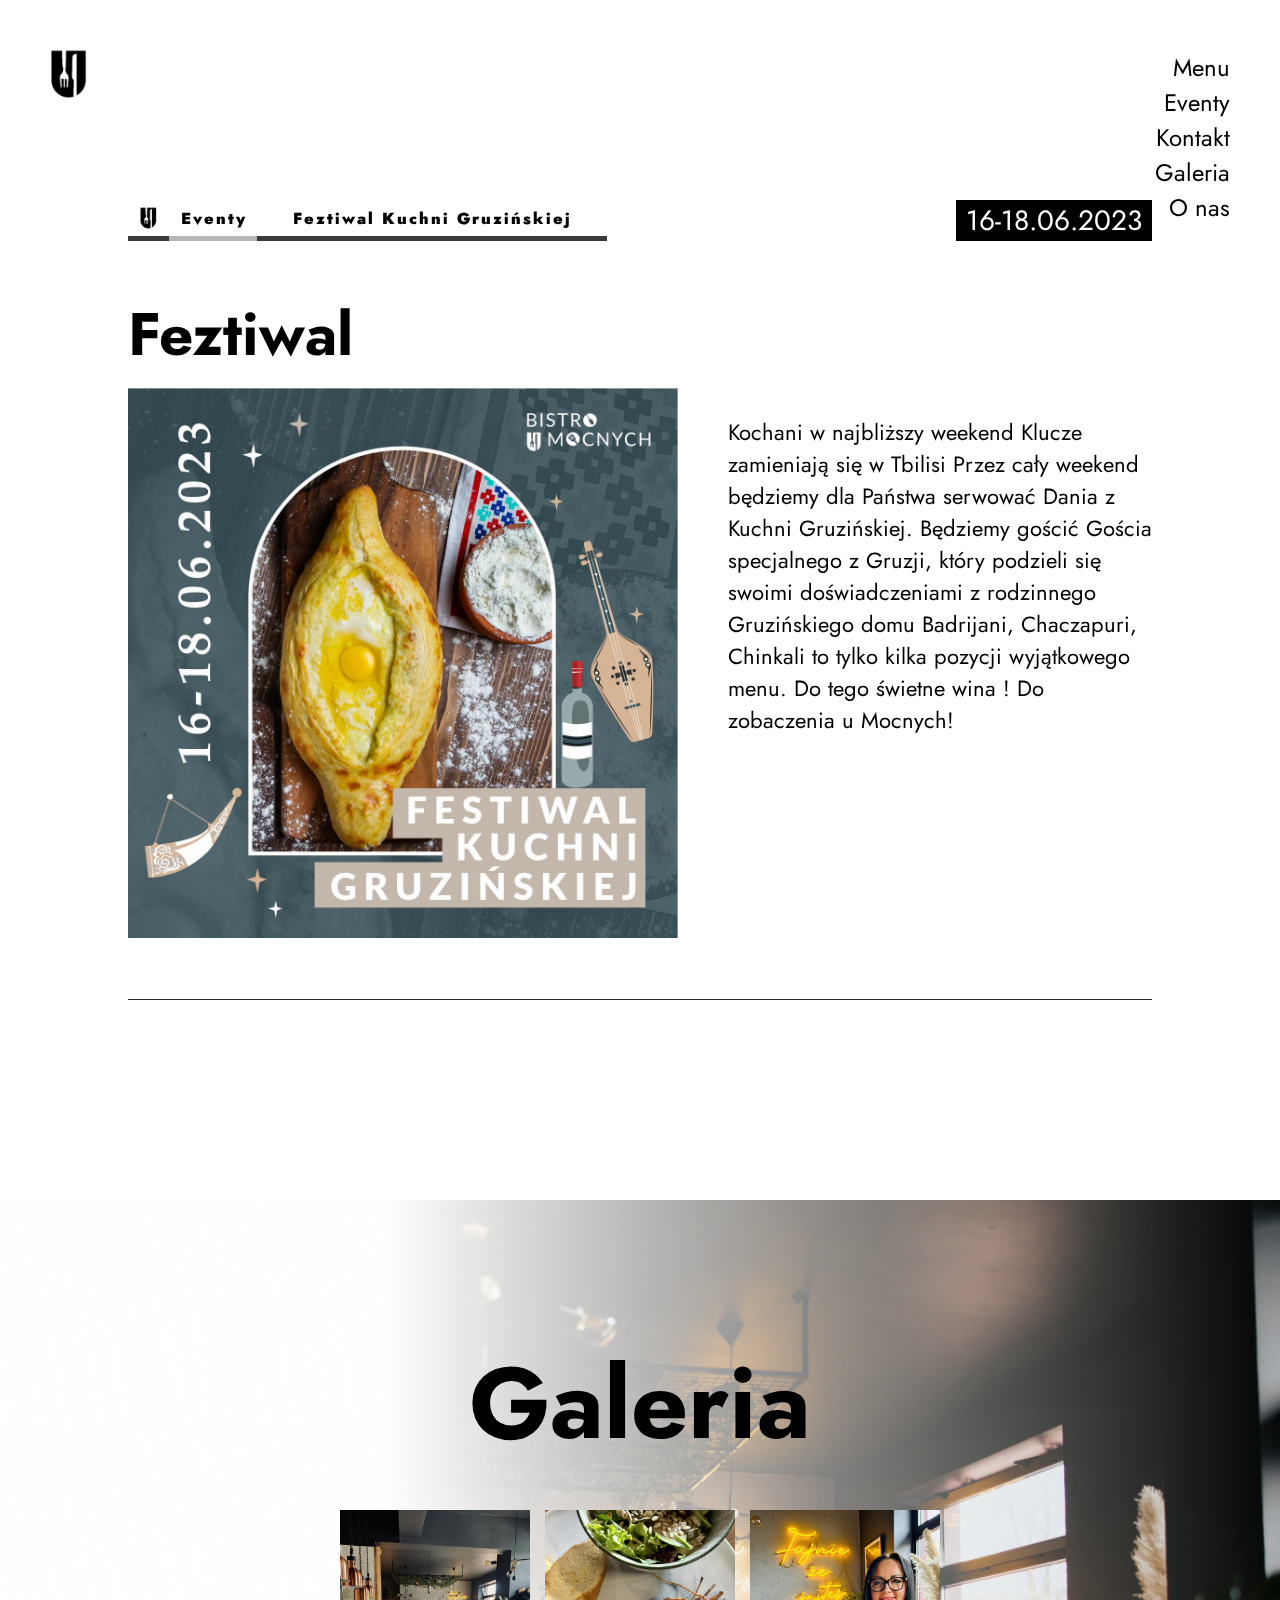
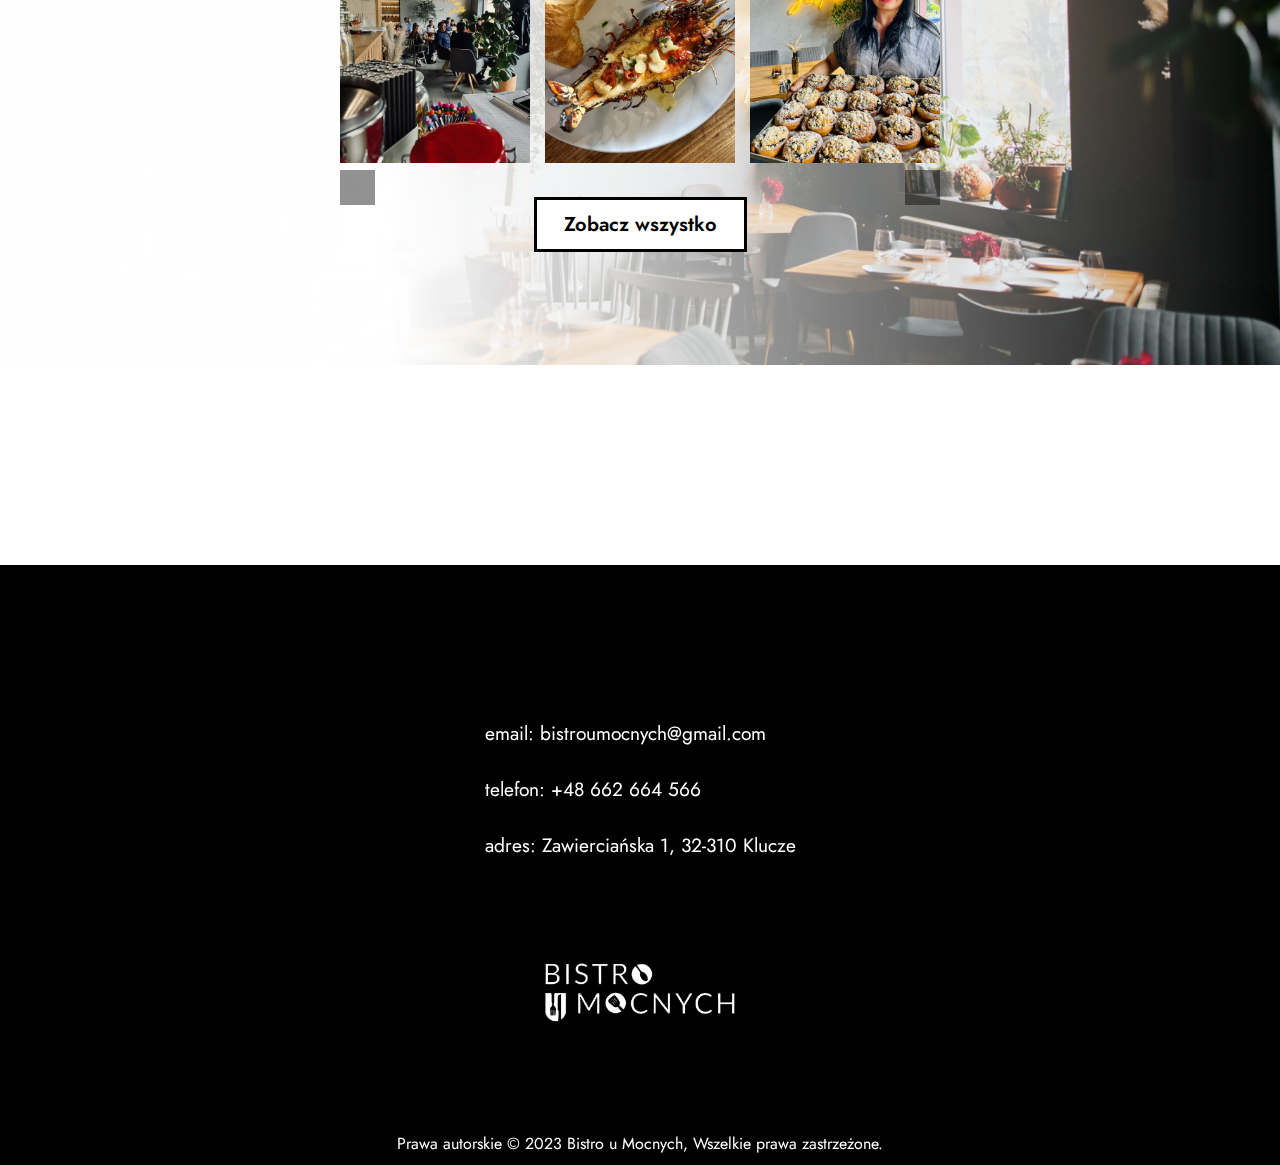
<file: feztiwal-kuchni-gruzinskiej.html>
<!DOCTYPE html>
<html lang="en">
  <head>
    <meta charset="UTF-8" />
    <meta name="viewport" content="width=device-width, initial-scale=1.0" />
    <title>Bistro u Mocnych :: Eventy</title>
    <link rel="icon" type="image/x-icon" href="images/logo-bistro-no-bg.png" />
    <link rel="stylesheet" href="style.css" />

    <link
      rel="stylesheet"
      href="https://cdnjs.cloudflare.com/ajax/libs/font-awesome/6.3.0/css/all.min.css"
      integrity="sha512-SzlrxWUlpfuzQ+pcUCosxcglQRNAq/DZjVsC0lE40xsADsfeQoEypE+enwcOiGjk/bSuGGKHEyjSoQ1zVisanQ=="
      crossorigin="anonymous"
      referrerpolicy="no-referrer"
    />

    <link rel="preconnect" href="https://fonts.googleapis.com" />
    <link rel="preconnect" href="https://fonts.gstatic.com" crossorigin />
    <link
      href="https://fonts.googleapis.com/css2?family=Literata:wght@300&display=swap"
      rel="stylesheet"
    />

    <link rel="preconnect" href="https://fonts.googleapis.com" />
    <link rel="preconnect" href="https://fonts.gstatic.com" crossorigin />
    <link
      href="https://fonts.googleapis.com/css2?family=Jost:wght@400&display=swap"
      rel="stylesheet"
    />

    <link
      rel="stylesheet"
      href="https://fonts.googleapis.com/css2?family=Material+Symbols+Outlined:opsz,wght,FILL,GRAD@20..48,100..700,0..1,-50..200"
    />
  </head>
  <body class="event">
    <div class="loading-screen" id="preloader">
      <div class="loader">
        <div class="box" style="height: 160px; width: 160px">
          <div class="circle-anim">
            <svg
              id="circle"
              class="circle"
              xmlns="http://www.w3.org/2000/svg"
              width="10"
              height="10"
              viewBox="0 0 10 10"
            >
              <g id="circle" fill="#fff">
                <circle cx="5" cy="5" r="5"></circle>
              </g>
            </svg>
          </div>
          <div class="square-pan-anim">
            <svg
              id="square"
              class="square-pan"
              xmlns="http://www.w3.org/2000/svg"
              width="16"
              height="16"
              viewBox="0 0 16 16"
            >
              <g id="Square" fill="#fff">
                <rect id="square" x="0" y="0" width="16" height="16"></rect>
              </g>
            </svg>
          </div>
          <div class="square-anim">
            <svg
              id="square"
              class="square"
              xmlns="http://www.w3.org/2000/svg"
              width="16"
              height="16"
              viewBox="0 0 16 16"
            >
              <g id="Square" fill="#fff">
                <rect id="square" x="0" y="0" width="16" height="16"></rect>
              </g>
            </svg>
          </div>
          <div class="triangle-pan-anim">
            <svg
              id="triangle"
              class="triangle-pan"
              xmlns="http://www.w3.org/2000/svg"
              width="20"
              height="17"
              viewBox="0 0 20 17"
            >
              <g id="Triangle" fill="#fff" stroke="#fff" stroke-width="2">
                <polygon points="10 2 18 16 2 16"></polygon>
              </g>
            </svg>
          </div>
          <div class="triangle-anim">
            <svg
              id="triangle"
              class="triangle"
              xmlns="http://www.w3.org/2000/svg"
              width="20"
              height="17"
              viewBox="0 0 20 17"
            >
              <g id="Triangle" fill="#F5F5F5" stroke="#fff" stroke-width="2">
                <polygon points="10 2 18 16 2 16"></polygon>
              </g>
            </svg>
          </div>
          <div class="saucepan-anim">
            <svg
              id="saucepan"
              class="saucepan"
              xmlns="http://www.w3.org/2000/svg"
              width="100"
              height="25"
              viewBox="0 0 100 25"
            >
              <path
                id="saucepan"
                fill="#fff"
                d="M99.4121763,0 C100.251924,0 100.083975,5.18181818 99.580126,5.18181818 C99.0762771,5.18181818 68.9573128,11.0909091 66.9979006,11.4545455 C65.7914565,11.6784427 64.7335781,12.109126 63.8896044,12.7465955 C61.9907888,19.0105689 60.9627999,22.4120996 60.806011,22.9533898 C60.4672589,24.1228814 58.6605807,25 34.5527194,25 C10.444858,25 8.58172115,25 7.45254731,22.2711864 C6.32337348,19.5423729 0.510480671,3.78672316 0.115269829,2.81214689 C-0.148204066,2.16242938 0.0399915733,1.90254237 0.679856747,2.03248588 L66.6236087,2.03248588 L66.6236087,2.03248588 C67,2.03248588 67.0940978,2.29237288 66.9059022,2.81214689 C66.5592917,3.95355462 66.2274015,5.04663387 65.9102317,6.09138463 C69.7930073,5.30938216 98.622234,0 99.4121763,0 Z"
              ></path>
            </svg>
          </div>
        </div>
        <div class="line"></div>
        <img
          src="images/bistro-u-mocnych-full-logo.png"
          alt="logo"
          class="loader-img"
        />
      </div>
      <div class="loader-text-container">
        <p>Ładowanie</p>
        <span></span>
      </div>
    </div>
    <header>
      <a href="index.html" class="logo-container">
        <img src="images/bistroumocnych-logo-black.png" alt="Logo" />
      </a>
      <nav>
        <a href="menu.pdf" class="nav-item1 nn-i">Menu</a>
        <a href="wydarzenia.html" class="nav-item2 nn-i">Eventy</a>
        <a href="kontakt.html" class="nav-item3 nn-i">Kontakt</a>
        <a href="galeria.html" class="nav-item4 nn-i">Galeria</a>
        <a href="o-nas.html" class="nav-item5 nn-i">O nas</a>
      </nav>
      <div class="icons-container">
        <a
          href="https://www.facebook.com/profile.php?id=100084915536124"
          class="fb"
        >
          <i class="fa-brands fa-facebook"></i>
        </a>
        <a href="https://www.instagram.com/bistro_u_mocnych/" class="ig">
          <i class="fa-brands fa-instagram"></i>
        </a>
        <div id="lang">
          <i class="fa-solid fa-globe"></i>
        </div>
      </div>
    </header>

    <div class="main-container">
      <main>
        <div class="top-content-container">
          <div class="section-container">
            <div class="logo">
              <img src="images/bistroumocnych-logo-black.png" alt="logo" />
            </div>
            <div class="events">
              <a href="wydarzenia.html">Eventy</a>
            </div>
            <div class="event">
              <p>Feztiwal Kuchni Gruzińskiej</p>
            </div>
          </div>
          <div class="date">16-18.06.2023</div>
        </div>
        <div class="content-container">
          <div class="img-container">
            <h1>Feztiwal</h1>
            <img
              src="images/feztiwal-kuchni-gruzińskiej.jpg"
              alt="plakat feztiwalu"
            />
          </div>
          <div class="text-container">
            <p>
              Kochani w najbliższy weekend Klucze zamieniają się w Tbilisi Przez
              cały weekend będziemy dla Państwa serwować Dania z Kuchni
              Gruzińskiej. Będziemy gościć Gościa specjalnego z Gruzji, który
              podzieli się swoimi doświadczeniami z rodzinnego Gruzińskiego domu
              Badrijani, Chaczapuri, Chinkali to tylko kilka pozycji wyjątkowego
              menu. Do tego świetne wina ! Do zobaczenia u Mocnych!
            </p>
          </div>
        </div>
      </main>
    </div>

    <section class="gallery">
      <div class="container">
        <div class="heading">
          <i class="fa-solid fa-camera"></i>
          <h1>Galeria</h1>
        </div>
        <div class="img-wrapper">
          <img src="images/gallery-photo-1.jpg" alt="zdjęcie z galerii" />
          <img src="images/gallery-photo-2.jpg" alt="zdjęcie z galerii" />
          <img src="images/gallery-photo-3.jpg" alt="zdjęcie z galerii" />
        </div>
        <div class="wrapper">
          <div class="left"><i class="fa-solid fa-chevron-left"></i></div>
          <div class="button-container">
            <a href="galeria.html" class="button-white">Zobacz wszystko</a>
            <i class="fa-regular fa-image"></i>
          </div>
          <div class="right"><i class="fa-solid fa-chevron-right"></i></div>
        </div>
      </div>
    </section>
    <footer>
      <section class="left-content">
        <img
          src="images/bistro-u-mocnych-full-logo-no-padding.png"
          alt="Logo bistra u mocnych"
        />
        <p>
          Prawa autorskie &copy; 2023 Bistro u Mocnych, Wszelkie prawa
          zastrzeżone.
        </p>
      </section>
      <section class="right-content">
        <div class="text-container">
          <p>email: bistroumocnych@gmail.com</p>
          <br />
          <p>telefon: +48 662 664 566</p>
          <br />
          <p>adres: Zawierciańska 1, 32-310 Klucze</p>
        </div>
      </section>
    </footer>
    <script src="script.js"></script>
  </body>
</html>
</file>
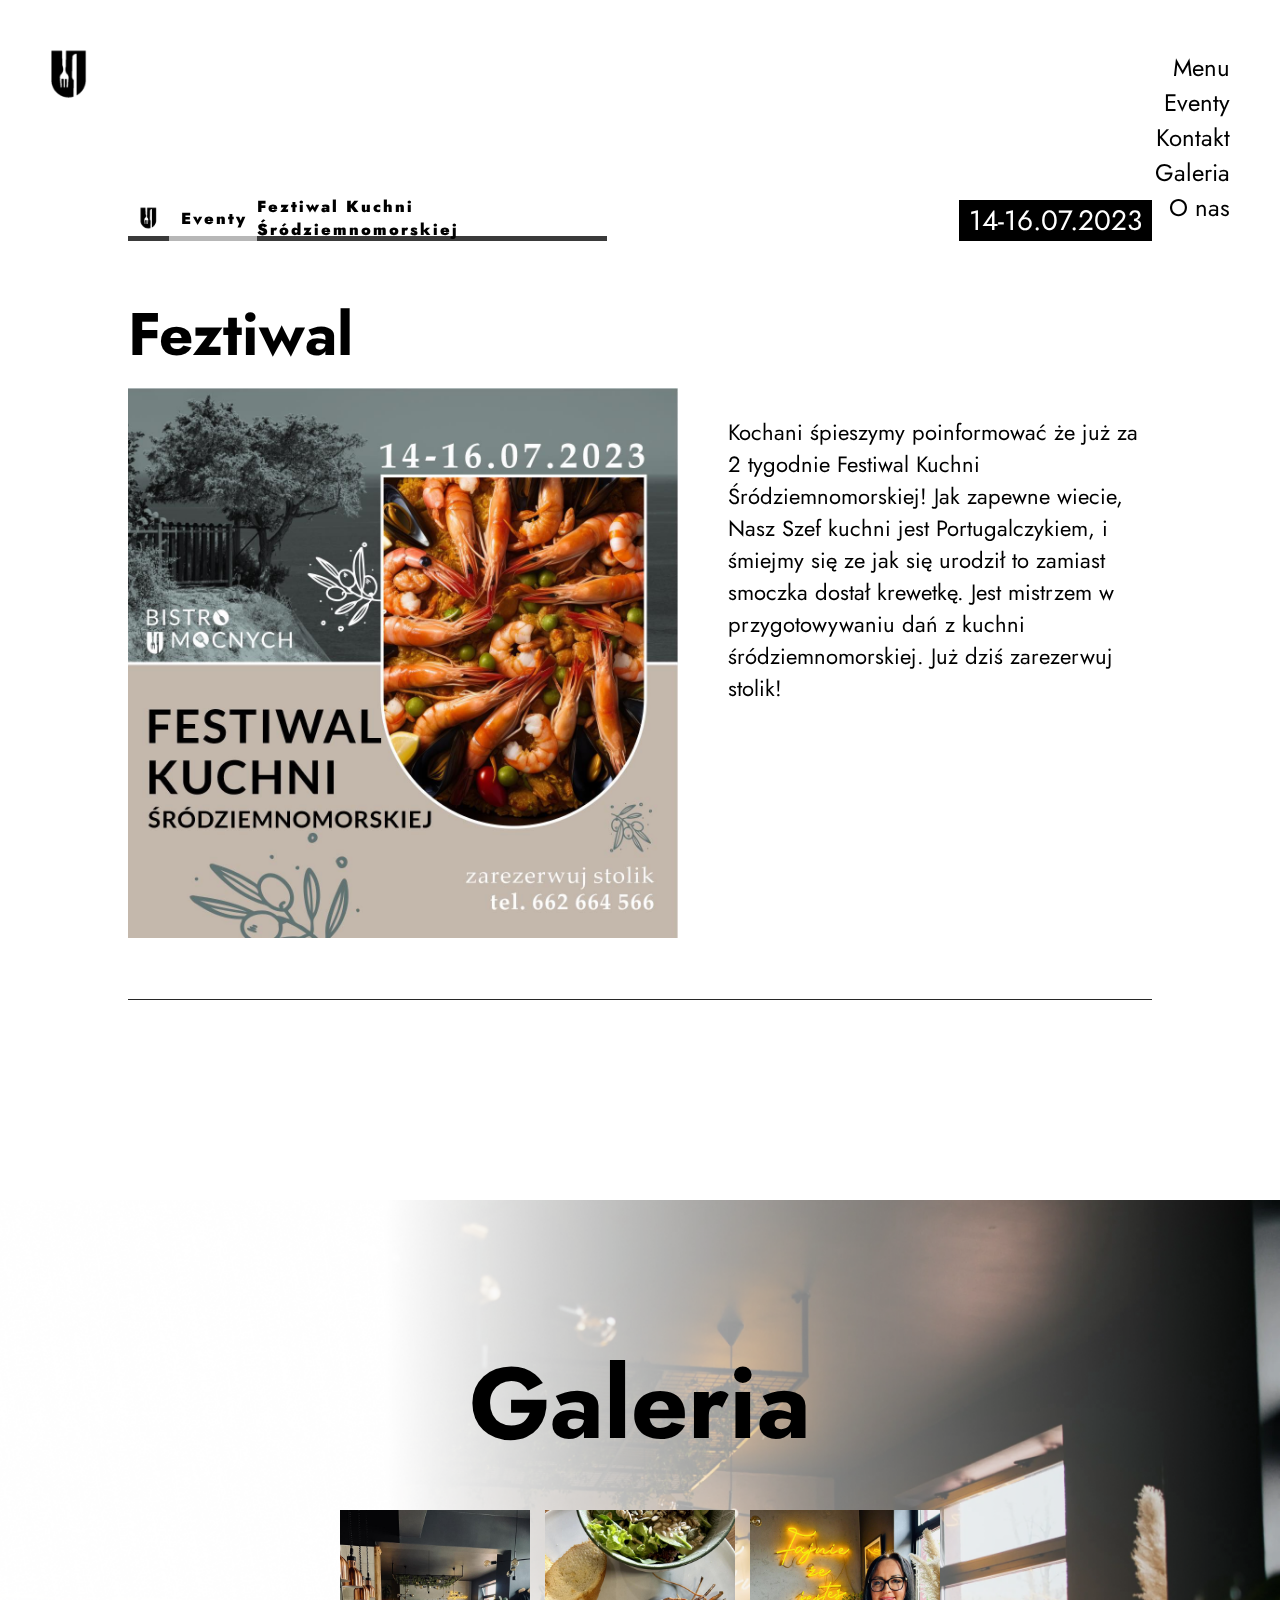
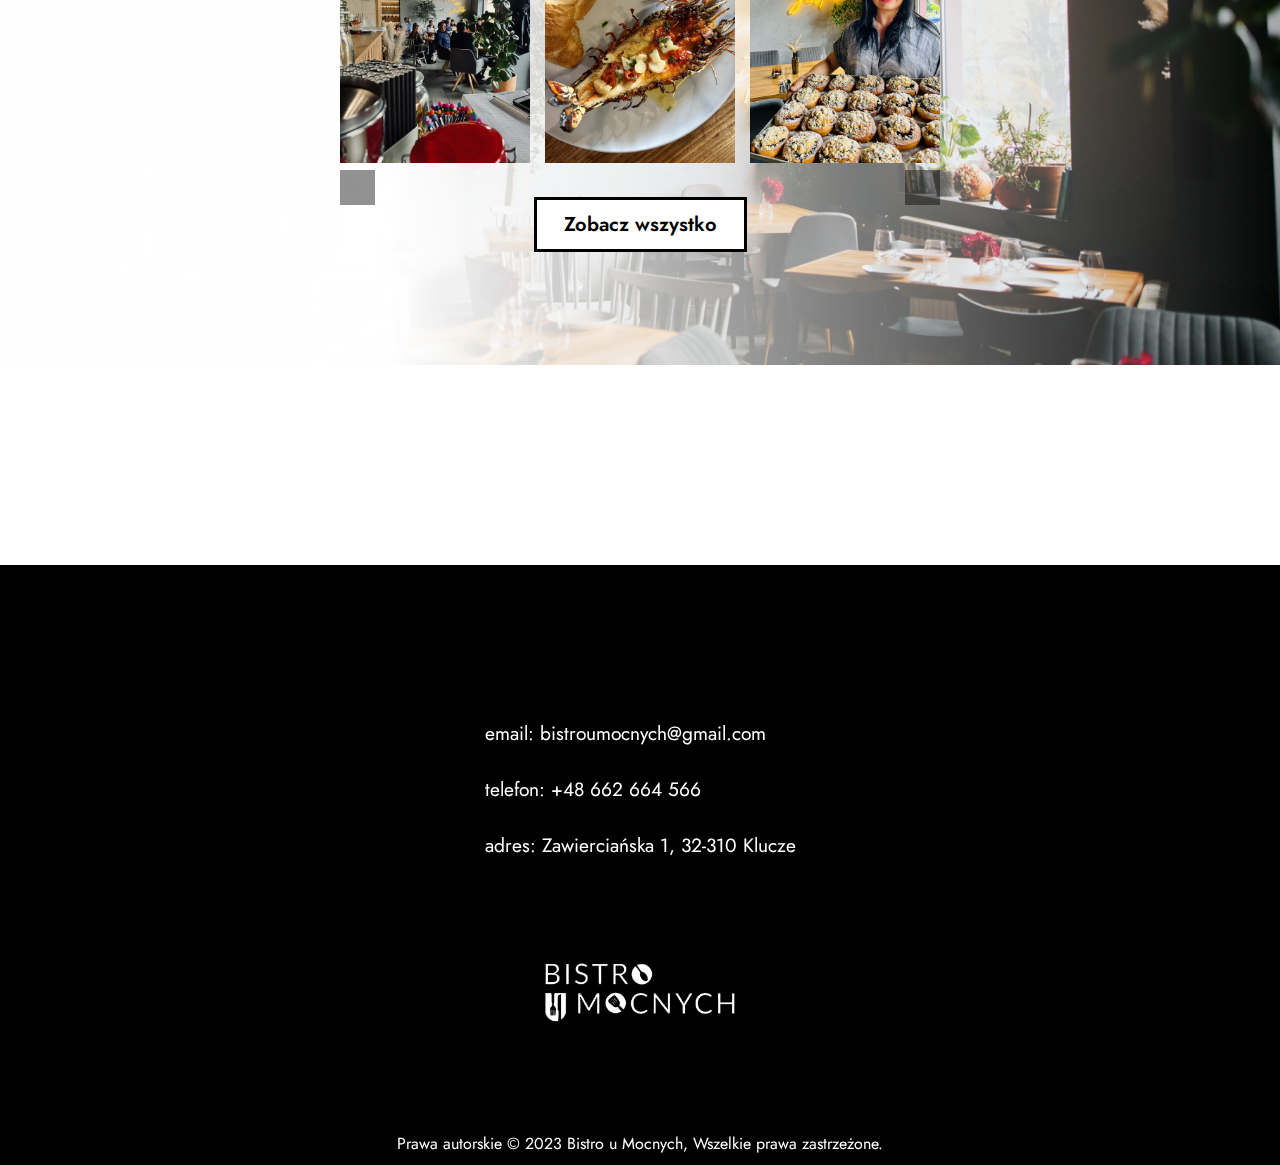
<file: feztiwal-kuchni-srodziemnomorskiej.html>
<!DOCTYPE html>
<html lang="en">
  <head>
    <meta charset="UTF-8" />
    <meta name="viewport" content="width=device-width, initial-scale=1.0" />
    <title>Bistro u Mocnych :: Eventy</title>
    <link rel="icon" type="image/x-icon" href="images/logo-bistro-no-bg.png" />
    <link rel="stylesheet" href="style.css" />

    <link
      rel="stylesheet"
      href="https://cdnjs.cloudflare.com/ajax/libs/font-awesome/6.3.0/css/all.min.css"
      integrity="sha512-SzlrxWUlpfuzQ+pcUCosxcglQRNAq/DZjVsC0lE40xsADsfeQoEypE+enwcOiGjk/bSuGGKHEyjSoQ1zVisanQ=="
      crossorigin="anonymous"
      referrerpolicy="no-referrer"
    />

    <link rel="preconnect" href="https://fonts.googleapis.com" />
    <link rel="preconnect" href="https://fonts.gstatic.com" crossorigin />
    <link
      href="https://fonts.googleapis.com/css2?family=Literata:wght@300&display=swap"
      rel="stylesheet"
    />

    <link rel="preconnect" href="https://fonts.googleapis.com" />
    <link rel="preconnect" href="https://fonts.gstatic.com" crossorigin />
    <link
      href="https://fonts.googleapis.com/css2?family=Jost:wght@400&display=swap"
      rel="stylesheet"
    />

    <link
      rel="stylesheet"
      href="https://fonts.googleapis.com/css2?family=Material+Symbols+Outlined:opsz,wght,FILL,GRAD@20..48,100..700,0..1,-50..200"
    />
  </head>
  <body class="event">
    <div class="loading-screen" id="preloader">
      <div class="loader">
        <div class="box" style="height: 160px; width: 160px">
          <div class="circle-anim">
            <svg
              id="circle"
              class="circle"
              xmlns="http://www.w3.org/2000/svg"
              width="10"
              height="10"
              viewBox="0 0 10 10"
            >
              <g id="circle" fill="#fff">
                <circle cx="5" cy="5" r="5"></circle>
              </g>
            </svg>
          </div>
          <div class="square-pan-anim">
            <svg
              id="square"
              class="square-pan"
              xmlns="http://www.w3.org/2000/svg"
              width="16"
              height="16"
              viewBox="0 0 16 16"
            >
              <g id="Square" fill="#fff">
                <rect id="square" x="0" y="0" width="16" height="16"></rect>
              </g>
            </svg>
          </div>
          <div class="square-anim">
            <svg
              id="square"
              class="square"
              xmlns="http://www.w3.org/2000/svg"
              width="16"
              height="16"
              viewBox="0 0 16 16"
            >
              <g id="Square" fill="#fff">
                <rect id="square" x="0" y="0" width="16" height="16"></rect>
              </g>
            </svg>
          </div>
          <div class="triangle-pan-anim">
            <svg
              id="triangle"
              class="triangle-pan"
              xmlns="http://www.w3.org/2000/svg"
              width="20"
              height="17"
              viewBox="0 0 20 17"
            >
              <g id="Triangle" fill="#fff" stroke="#fff" stroke-width="2">
                <polygon points="10 2 18 16 2 16"></polygon>
              </g>
            </svg>
          </div>
          <div class="triangle-anim">
            <svg
              id="triangle"
              class="triangle"
              xmlns="http://www.w3.org/2000/svg"
              width="20"
              height="17"
              viewBox="0 0 20 17"
            >
              <g id="Triangle" fill="#F5F5F5" stroke="#fff" stroke-width="2">
                <polygon points="10 2 18 16 2 16"></polygon>
              </g>
            </svg>
          </div>
          <div class="saucepan-anim">
            <svg
              id="saucepan"
              class="saucepan"
              xmlns="http://www.w3.org/2000/svg"
              width="100"
              height="25"
              viewBox="0 0 100 25"
            >
              <path
                id="saucepan"
                fill="#fff"
                d="M99.4121763,0 C100.251924,0 100.083975,5.18181818 99.580126,5.18181818 C99.0762771,5.18181818 68.9573128,11.0909091 66.9979006,11.4545455 C65.7914565,11.6784427 64.7335781,12.109126 63.8896044,12.7465955 C61.9907888,19.0105689 60.9627999,22.4120996 60.806011,22.9533898 C60.4672589,24.1228814 58.6605807,25 34.5527194,25 C10.444858,25 8.58172115,25 7.45254731,22.2711864 C6.32337348,19.5423729 0.510480671,3.78672316 0.115269829,2.81214689 C-0.148204066,2.16242938 0.0399915733,1.90254237 0.679856747,2.03248588 L66.6236087,2.03248588 L66.6236087,2.03248588 C67,2.03248588 67.0940978,2.29237288 66.9059022,2.81214689 C66.5592917,3.95355462 66.2274015,5.04663387 65.9102317,6.09138463 C69.7930073,5.30938216 98.622234,0 99.4121763,0 Z"
              ></path>
            </svg>
          </div>
        </div>
        <div class="line"></div>
        <img
          src="images/bistro-u-mocnych-full-logo.png"
          alt="logo"
          class="loader-img"
        />
      </div>
      <div class="loader-text-container">
        <p>Ładowanie</p>
        <span></span>
      </div>
    </div>
    <header>
      <a href="index.html" class="logo-container">
        <img src="images/bistroumocnych-logo-black.png" alt="Logo" />
      </a>
      <nav>
        <a href="menu.pdf" class="nav-item1 nn-i">Menu</a>
        <a href="wydarzenia.html" class="nav-item2 nn-i">Eventy</a>
        <a href="kontakt.html" class="nav-item3 nn-i">Kontakt</a>
        <a href="galeria.html" class="nav-item4 nn-i">Galeria</a>
        <a href="o-nas.html" class="nav-item5 nn-i">O nas</a>
      </nav>
      <div class="icons-container">
        <a
          href="https://www.facebook.com/profile.php?id=100084915536124"
          class="fb"
        >
          <i class="fa-brands fa-facebook"></i>
        </a>
        <a href="https://www.instagram.com/bistro_u_mocnych/" class="ig">
          <i class="fa-brands fa-instagram"></i>
        </a>
        <div id="lang">
          <i class="fa-solid fa-globe"></i>
        </div>
      </div>
    </header>

    <div class="main-container">
      <main>
        <div class="top-content-container">
          <div class="section-container">
            <div class="logo">
              <img src="images/bistroumocnych-logo-black.png" alt="logo" />
            </div>
            <div class="events">
              <a href="wydarzenia.html">Eventy</a>
            </div>
            <div class="event">
              <p>Feztiwal Kuchni Śródziemnomorskiej</p>
            </div>
          </div>
          <div class="date">14-16.07.2023</div>
        </div>
        <div class="content-container">
          <div class="img-container">
            <h1>Feztiwal</h1>
            <img
              src="images/feztiwal-kuchni-srodziemnomorskiej.jpg"
              alt="plakat feztiwalu"
            />
          </div>
          <div class="text-container">
            <p>
              Kochani śpieszymy poinformować że już za 2 tygodnie Festiwal
              Kuchni Śródziemnomorskiej! Jak zapewne wiecie, Nasz Szef kuchni
              jest Portugalczykiem, i śmiejmy się ze jak się urodził to zamiast
              smoczka dostał krewetkę. Jest mistrzem w przygotowywaniu dań z
              kuchni śródziemnomorskiej. Już dziś zarezerwuj stolik!
            </p>
          </div>
        </div>
      </main>
    </div>

    <section class="gallery">
      <div class="container">
        <div class="heading">
          <i class="fa-solid fa-camera"></i>
          <h1>Galeria</h1>
        </div>
        <div class="img-wrapper">
          <img src="images/gallery-photo-1.jpg" alt="zdjęcie z galerii" />
          <img src="images/gallery-photo-2.jpg" alt="zdjęcie z galerii" />
          <img src="images/gallery-photo-3.jpg" alt="zdjęcie z galerii" />
        </div>
        <div class="wrapper">
          <div class="left"><i class="fa-solid fa-chevron-left"></i></div>
          <div class="button-container">
            <a href="galeria.html" class="button-white">Zobacz wszystko</a>
            <i class="fa-regular fa-image"></i>
          </div>
          <div class="right"><i class="fa-solid fa-chevron-right"></i></div>
        </div>
      </div>
    </section>
    <footer>
      <section class="left-content">
        <img
          src="images/bistro-u-mocnych-full-logo-no-padding.png"
          alt="Logo bistra u mocnych"
        />
        <p>
          Prawa autorskie &copy; 2023 Bistro u Mocnych, Wszelkie prawa
          zastrzeżone.
        </p>
      </section>
      <section class="right-content">
        <div class="text-container">
          <p>email: bistroumocnych@gmail.com</p>
          <br />
          <p>telefon: +48 662 664 566</p>
          <br />
          <p>adres: Zawierciańska 1, 32-310 Klucze</p>
        </div>
      </section>
    </footer>
    <script src="script.js"></script>
  </body>
</html>
</file>
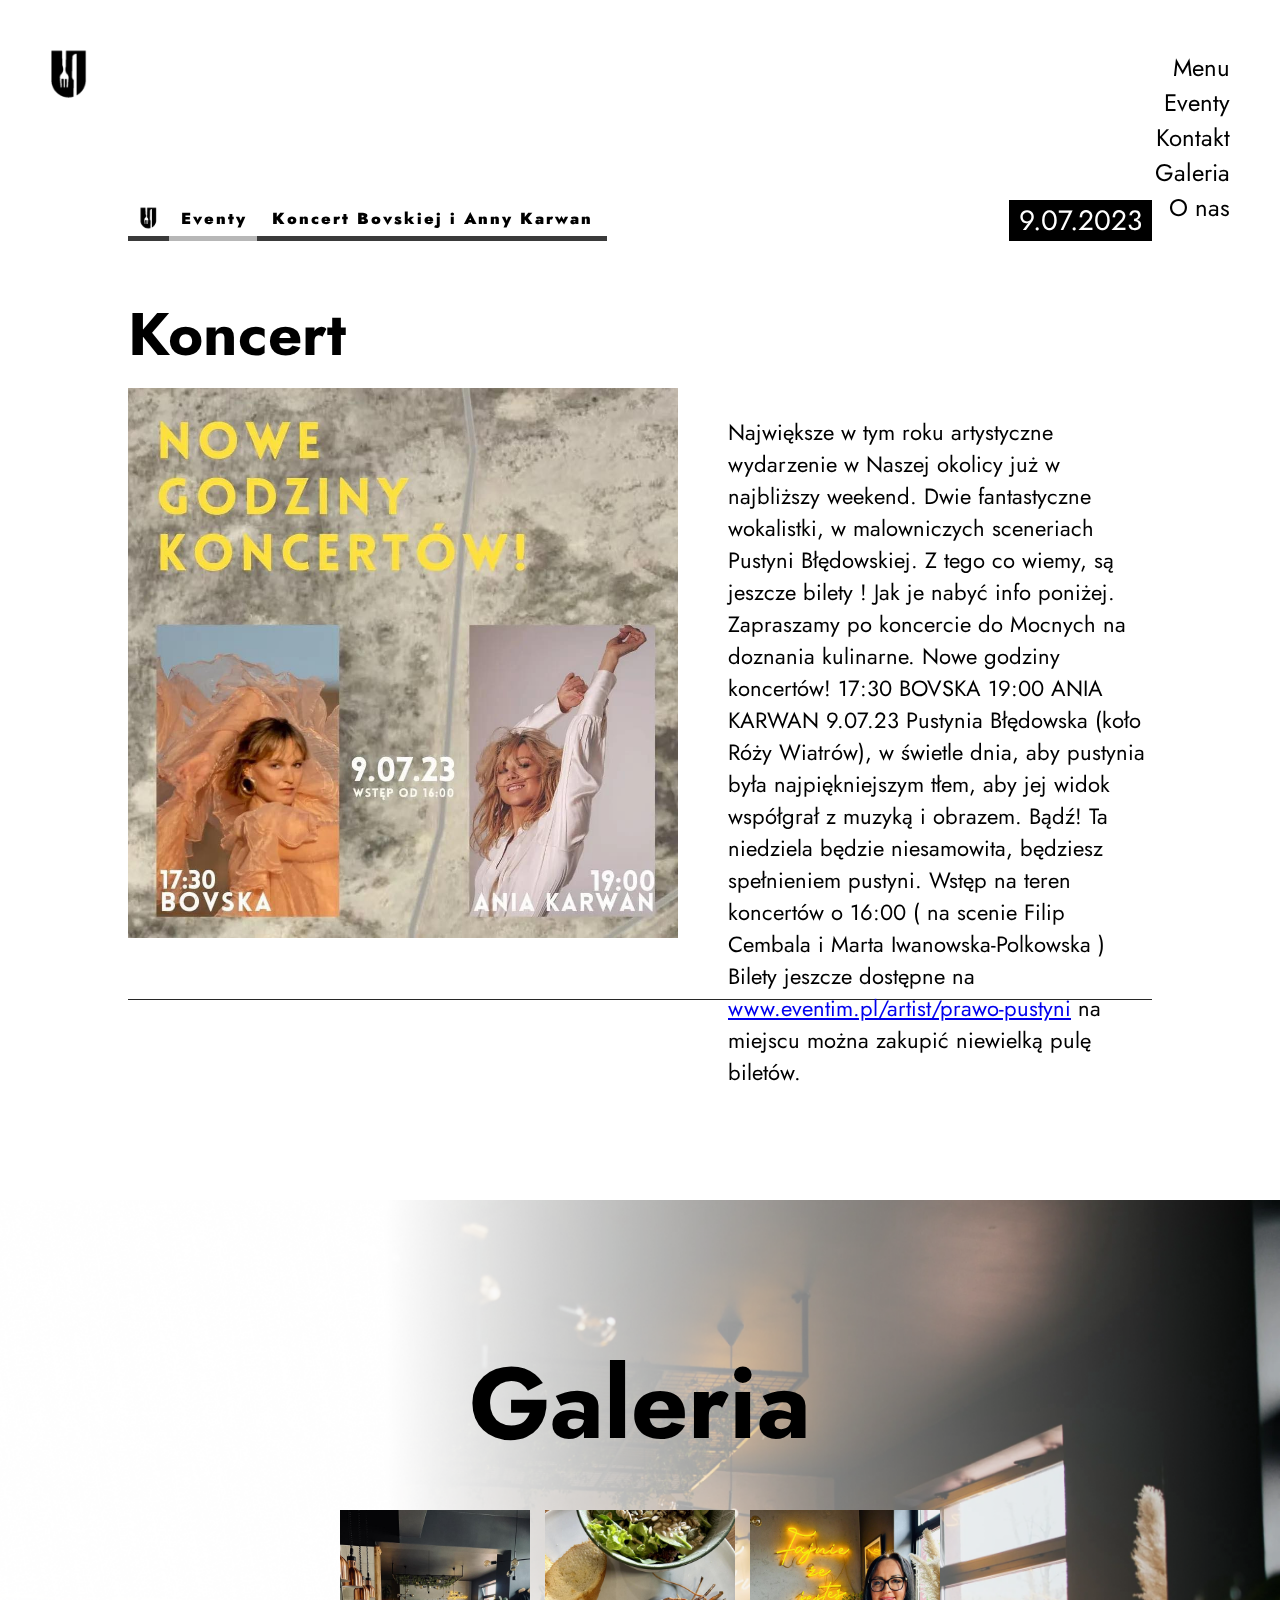
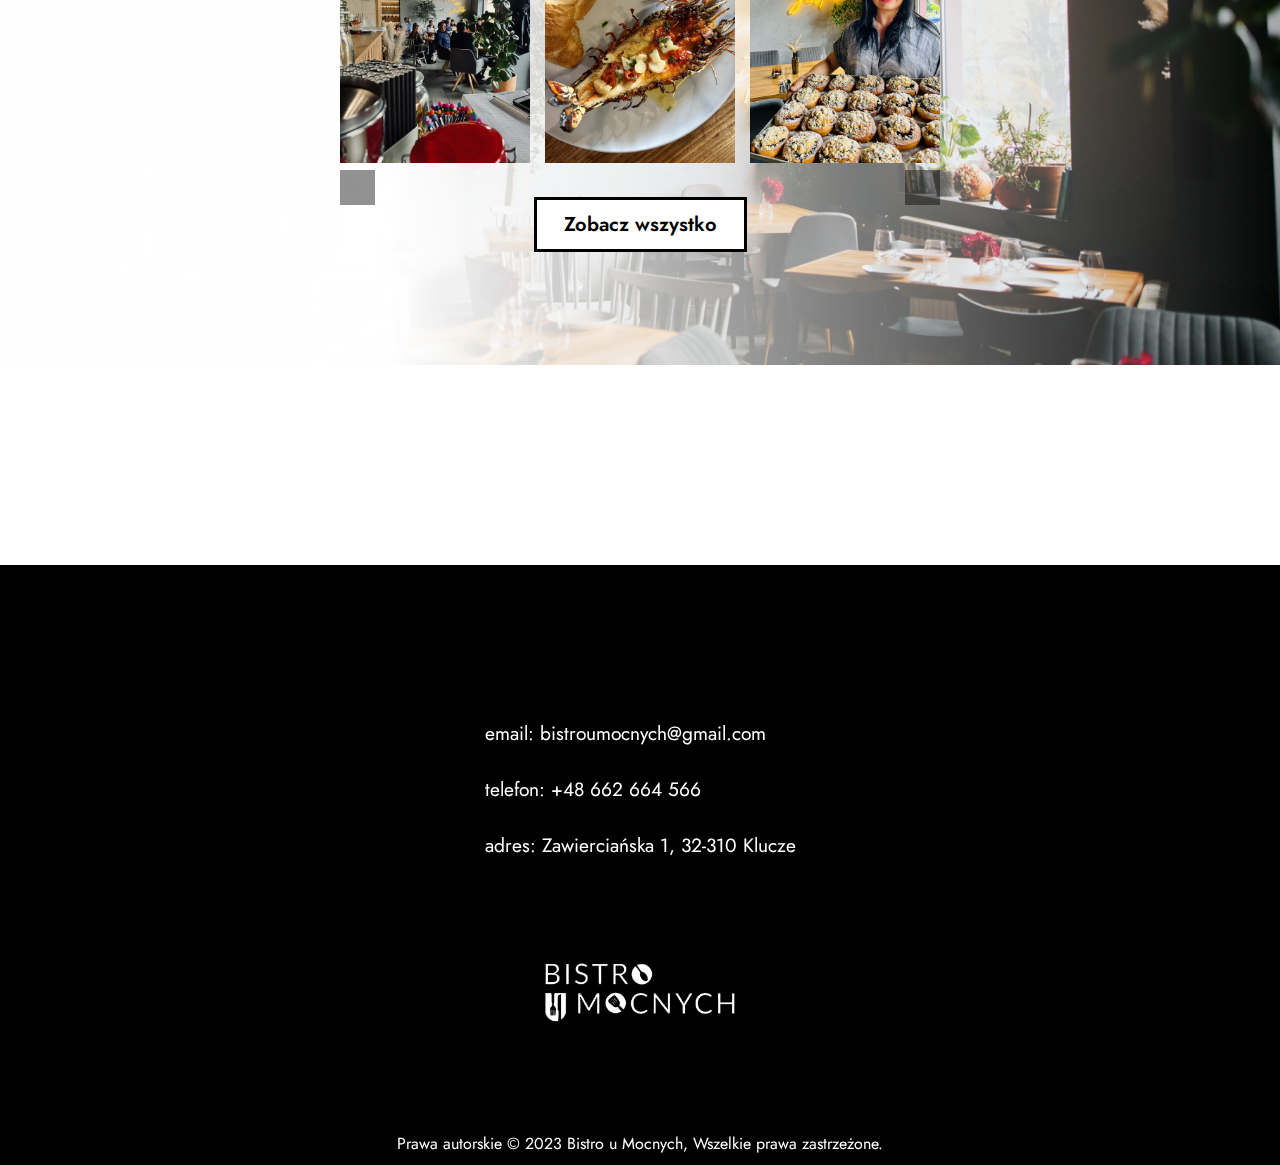
<file: koncert-bovska-karwan.html>
<!DOCTYPE html>
<html lang="en">
  <head>
    <meta charset="UTF-8" />
    <meta name="viewport" content="width=device-width, initial-scale=1.0" />
    <title>Bistro u Mocnych :: Eventy</title>
    <link rel="icon" type="image/x-icon" href="images/logo-bistro-no-bg.png" />
    <link rel="stylesheet" href="style.css" />

    <link
      rel="stylesheet"
      href="https://cdnjs.cloudflare.com/ajax/libs/font-awesome/6.3.0/css/all.min.css"
      integrity="sha512-SzlrxWUlpfuzQ+pcUCosxcglQRNAq/DZjVsC0lE40xsADsfeQoEypE+enwcOiGjk/bSuGGKHEyjSoQ1zVisanQ=="
      crossorigin="anonymous"
      referrerpolicy="no-referrer"
    />

    <link rel="preconnect" href="https://fonts.googleapis.com" />
    <link rel="preconnect" href="https://fonts.gstatic.com" crossorigin />
    <link
      href="https://fonts.googleapis.com/css2?family=Literata:wght@300&display=swap"
      rel="stylesheet"
    />

    <link rel="preconnect" href="https://fonts.googleapis.com" />
    <link rel="preconnect" href="https://fonts.gstatic.com" crossorigin />
    <link
      href="https://fonts.googleapis.com/css2?family=Jost:wght@400&display=swap"
      rel="stylesheet"
    />

    <link
      rel="stylesheet"
      href="https://fonts.googleapis.com/css2?family=Material+Symbols+Outlined:opsz,wght,FILL,GRAD@20..48,100..700,0..1,-50..200"
    />
  </head>
  <body class="event">
    <div class="loading-screen" id="preloader">
      <div class="loader">
        <div class="box" style="height: 160px; width: 160px">
          <div class="circle-anim">
            <svg
              id="circle"
              class="circle"
              xmlns="http://www.w3.org/2000/svg"
              width="10"
              height="10"
              viewBox="0 0 10 10"
            >
              <g id="circle" fill="#fff">
                <circle cx="5" cy="5" r="5"></circle>
              </g>
            </svg>
          </div>
          <div class="square-pan-anim">
            <svg
              id="square"
              class="square-pan"
              xmlns="http://www.w3.org/2000/svg"
              width="16"
              height="16"
              viewBox="0 0 16 16"
            >
              <g id="Square" fill="#fff">
                <rect id="square" x="0" y="0" width="16" height="16"></rect>
              </g>
            </svg>
          </div>
          <div class="square-anim">
            <svg
              id="square"
              class="square"
              xmlns="http://www.w3.org/2000/svg"
              width="16"
              height="16"
              viewBox="0 0 16 16"
            >
              <g id="Square" fill="#fff">
                <rect id="square" x="0" y="0" width="16" height="16"></rect>
              </g>
            </svg>
          </div>
          <div class="triangle-pan-anim">
            <svg
              id="triangle"
              class="triangle-pan"
              xmlns="http://www.w3.org/2000/svg"
              width="20"
              height="17"
              viewBox="0 0 20 17"
            >
              <g id="Triangle" fill="#fff" stroke="#fff" stroke-width="2">
                <polygon points="10 2 18 16 2 16"></polygon>
              </g>
            </svg>
          </div>
          <div class="triangle-anim">
            <svg
              id="triangle"
              class="triangle"
              xmlns="http://www.w3.org/2000/svg"
              width="20"
              height="17"
              viewBox="0 0 20 17"
            >
              <g id="Triangle" fill="#F5F5F5" stroke="#fff" stroke-width="2">
                <polygon points="10 2 18 16 2 16"></polygon>
              </g>
            </svg>
          </div>
          <div class="saucepan-anim">
            <svg
              id="saucepan"
              class="saucepan"
              xmlns="http://www.w3.org/2000/svg"
              width="100"
              height="25"
              viewBox="0 0 100 25"
            >
              <path
                id="saucepan"
                fill="#fff"
                d="M99.4121763,0 C100.251924,0 100.083975,5.18181818 99.580126,5.18181818 C99.0762771,5.18181818 68.9573128,11.0909091 66.9979006,11.4545455 C65.7914565,11.6784427 64.7335781,12.109126 63.8896044,12.7465955 C61.9907888,19.0105689 60.9627999,22.4120996 60.806011,22.9533898 C60.4672589,24.1228814 58.6605807,25 34.5527194,25 C10.444858,25 8.58172115,25 7.45254731,22.2711864 C6.32337348,19.5423729 0.510480671,3.78672316 0.115269829,2.81214689 C-0.148204066,2.16242938 0.0399915733,1.90254237 0.679856747,2.03248588 L66.6236087,2.03248588 L66.6236087,2.03248588 C67,2.03248588 67.0940978,2.29237288 66.9059022,2.81214689 C66.5592917,3.95355462 66.2274015,5.04663387 65.9102317,6.09138463 C69.7930073,5.30938216 98.622234,0 99.4121763,0 Z"
              ></path>
            </svg>
          </div>
        </div>
        <div class="line"></div>
        <img
          src="images/bistro-u-mocnych-full-logo.png"
          alt="logo"
          class="loader-img"
        />
      </div>
      <div class="loader-text-container">
        <p>Ładowanie</p>
        <span></span>
      </div>
    </div>
    <header>
      <a href="index.html" class="logo-container">
        <img src="images/bistroumocnych-logo-black.png" alt="Logo" />
      </a>
      <nav>
        <a href="menu.pdf" class="nav-item1 nn-i">Menu</a>
        <a href="wydarzenia.html" class="nav-item2 nn-i">Eventy</a>
        <a href="kontakt.html" class="nav-item3 nn-i">Kontakt</a>
        <a href="galeria.html" class="nav-item4 nn-i">Galeria</a>
        <a href="o-nas.html" class="nav-item5 nn-i">O nas</a>
      </nav>
      <div class="icons-container">
        <a
          href="https://www.facebook.com/profile.php?id=100084915536124"
          class="fb"
        >
          <i class="fa-brands fa-facebook"></i>
        </a>
        <a href="https://www.instagram.com/bistro_u_mocnych/" class="ig">
          <i class="fa-brands fa-instagram"></i>
        </a>
        <div id="lang">
          <i class="fa-solid fa-globe"></i>
        </div>
      </div>
    </header>

    <div class="main-container">
      <main>
        <div class="top-content-container">
          <div class="section-container">
            <div class="logo">
              <img src="images/bistroumocnych-logo-black.png" alt="logo" />
            </div>
            <div class="events">
              <a href="wydarzenia.html">Eventy</a>
            </div>
            <div class="event">
              <p>Koncert Bovskiej i Anny Karwan</p>
            </div>
          </div>
          <div class="date">9.07.2023</div>
        </div>
        <div class="content-container">
          <div class="img-container">
            <h1>Koncert</h1>
            <img
              src="images/koncert-bovska-karwan.jpg"
              alt="plakat feztiwalu"
            />
          </div>
          <div class="text-container">
            <p>
              Największe w tym roku artystyczne wydarzenie w Naszej okolicy już
              w najbliższy weekend. Dwie fantastyczne wokalistki, w malowniczych
              sceneriach Pustyni Błędowskiej. Z tego co wiemy, są jeszcze bilety
              ! Jak je nabyć info poniżej. Zapraszamy po koncercie do Mocnych na
              doznania kulinarne. Nowe godziny koncertów! 17:30 BOVSKA 19:00
              ANIA KARWAN 9.07.23 Pustynia Błędowska (koło Róży Wiatrów), w
              świetle dnia, aby pustynia była najpiękniejszym tłem, aby jej
              widok współgrał z muzyką i obrazem. Bądź! Ta niedziela będzie
              niesamowita, będziesz spełnieniem pustyni. Wstęp na teren
              koncertów o 16:00 ( na scenie Filip Cembala i Marta
              Iwanowska-Polkowska ) Bilety jeszcze dostępne na
              <a href="https://www.eventim.pl/artist/prawo-pustyni"
                >www.eventim.pl/artist/prawo-pustyni</a
              >
              na miejscu można zakupić niewielką pulę biletów.
            </p>
          </div>
        </div>
      </main>
    </div>

    <section class="gallery">
      <div class="container">
        <div class="heading">
          <i class="fa-solid fa-camera"></i>
          <h1>Galeria</h1>
        </div>
        <div class="img-wrapper">
          <img src="images/gallery-photo-1.jpg" alt="zdjęcie z galerii" />
          <img src="images/gallery-photo-2.jpg" alt="zdjęcie z galerii" />
          <img src="images/gallery-photo-3.jpg" alt="zdjęcie z galerii" />
        </div>
        <div class="wrapper">
          <div class="left"><i class="fa-solid fa-chevron-left"></i></div>
          <div class="button-container">
            <a href="galeria.html" class="button-white">Zobacz wszystko</a>
            <i class="fa-regular fa-image"></i>
          </div>
          <div class="right"><i class="fa-solid fa-chevron-right"></i></div>
        </div>
      </div>
    </section>
    <footer>
      <section class="left-content">
        <img
          src="images/bistro-u-mocnych-full-logo-no-padding.png"
          alt="Logo bistra u mocnych"
        />
        <p>
          Prawa autorskie &copy; 2023 Bistro u Mocnych, Wszelkie prawa
          zastrzeżone.
        </p>
      </section>
      <section class="right-content">
        <div class="text-container">
          <p>email: bistroumocnych@gmail.com</p>
          <br />
          <p>telefon: +48 662 664 566</p>
          <br />
          <p>adres: Zawierciańska 1, 32-310 Klucze</p>
        </div>
      </section>
    </footer>
    <script src="script.js"></script>
  </body>
</html>
</file>
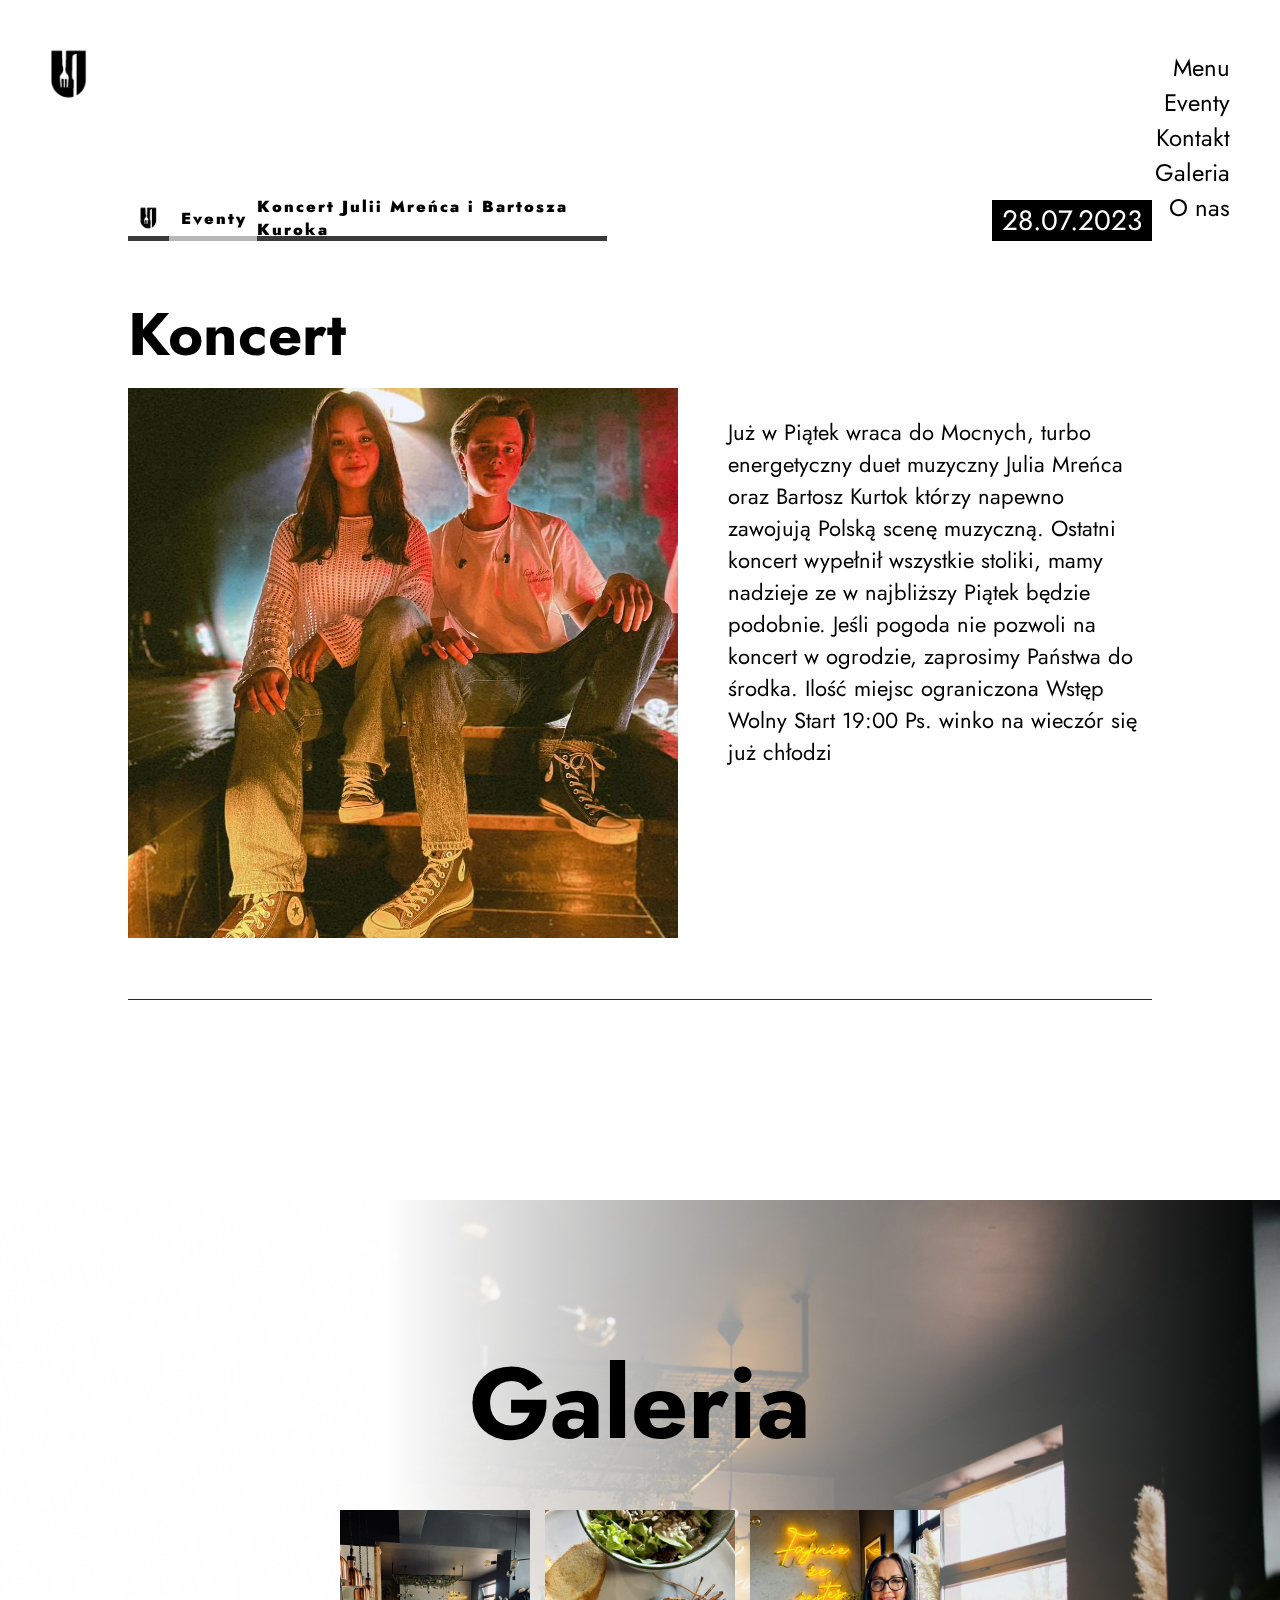
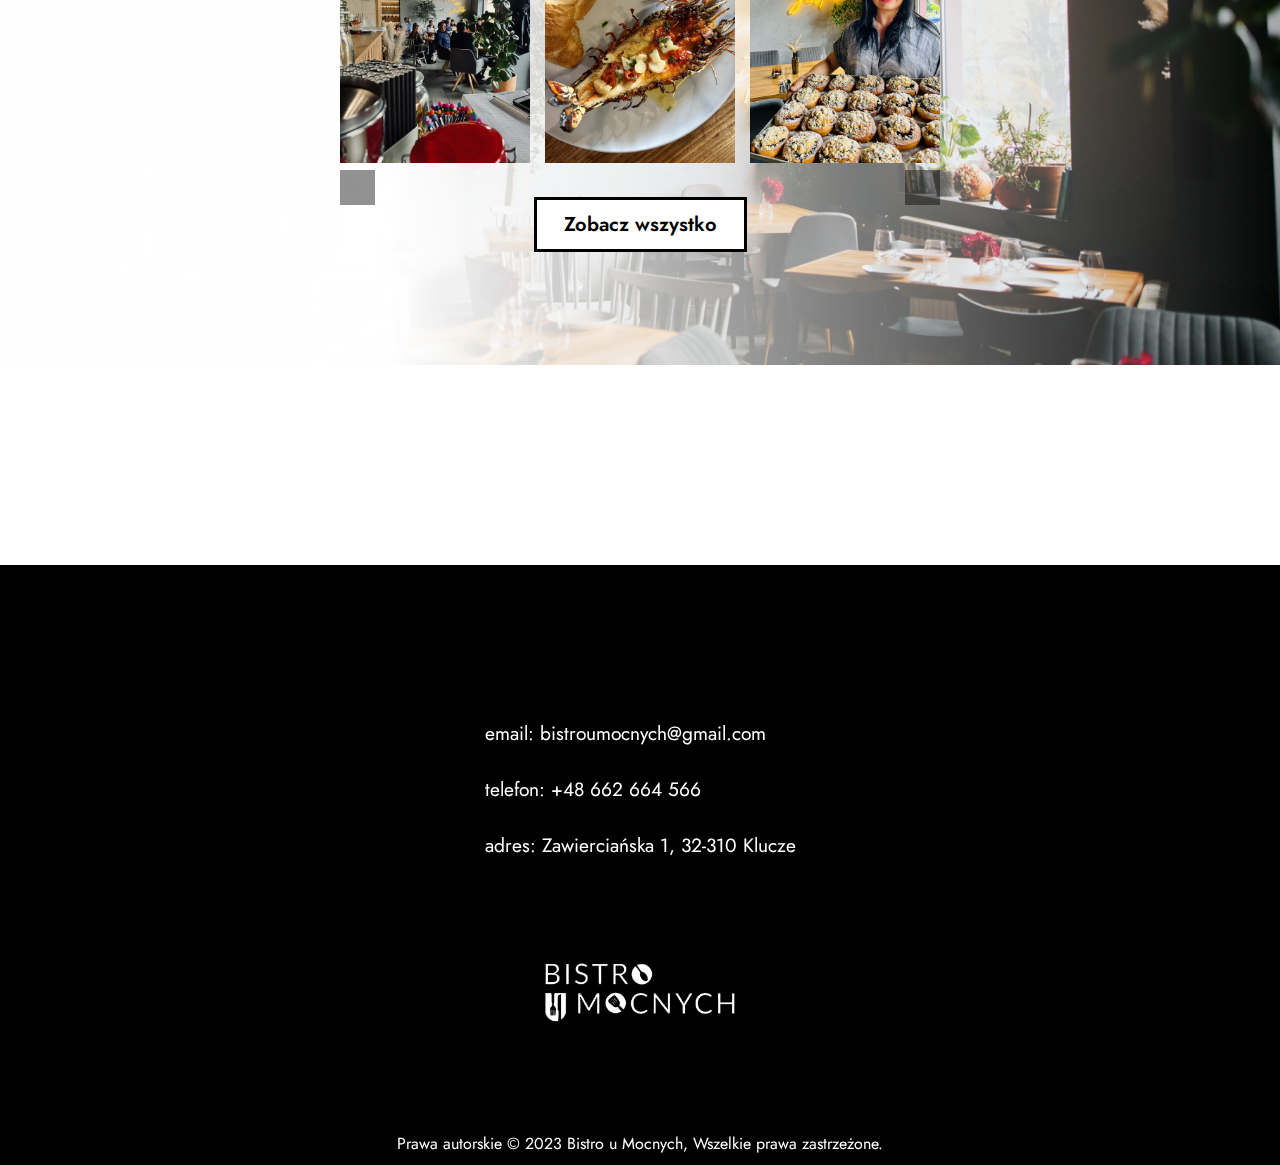
<file: koncert-julia-bartosz-2.html>
<!DOCTYPE html>
<html lang="en">
  <head>
    <meta charset="UTF-8" />
    <meta name="viewport" content="width=device-width, initial-scale=1.0" />
    <title>Bistro u Mocnych :: Eventy</title>
    <link rel="icon" type="image/x-icon" href="images/logo-bistro-no-bg.png" />
    <link rel="stylesheet" href="style.css" />

    <link
      rel="stylesheet"
      href="https://cdnjs.cloudflare.com/ajax/libs/font-awesome/6.3.0/css/all.min.css"
      integrity="sha512-SzlrxWUlpfuzQ+pcUCosxcglQRNAq/DZjVsC0lE40xsADsfeQoEypE+enwcOiGjk/bSuGGKHEyjSoQ1zVisanQ=="
      crossorigin="anonymous"
      referrerpolicy="no-referrer"
    />

    <link rel="preconnect" href="https://fonts.googleapis.com" />
    <link rel="preconnect" href="https://fonts.gstatic.com" crossorigin />
    <link
      href="https://fonts.googleapis.com/css2?family=Literata:wght@300&display=swap"
      rel="stylesheet"
    />

    <link rel="preconnect" href="https://fonts.googleapis.com" />
    <link rel="preconnect" href="https://fonts.gstatic.com" crossorigin />
    <link
      href="https://fonts.googleapis.com/css2?family=Jost:wght@400&display=swap"
      rel="stylesheet"
    />

    <link
      rel="stylesheet"
      href="https://fonts.googleapis.com/css2?family=Material+Symbols+Outlined:opsz,wght,FILL,GRAD@20..48,100..700,0..1,-50..200"
    />
  </head>
  <body class="event">
    <div class="loading-screen" id="preloader">
      <div class="loader">
        <div class="box" style="height: 160px; width: 160px">
          <div class="circle-anim">
            <svg
              id="circle"
              class="circle"
              xmlns="http://www.w3.org/2000/svg"
              width="10"
              height="10"
              viewBox="0 0 10 10"
            >
              <g id="circle" fill="#fff">
                <circle cx="5" cy="5" r="5"></circle>
              </g>
            </svg>
          </div>
          <div class="square-pan-anim">
            <svg
              id="square"
              class="square-pan"
              xmlns="http://www.w3.org/2000/svg"
              width="16"
              height="16"
              viewBox="0 0 16 16"
            >
              <g id="Square" fill="#fff">
                <rect id="square" x="0" y="0" width="16" height="16"></rect>
              </g>
            </svg>
          </div>
          <div class="square-anim">
            <svg
              id="square"
              class="square"
              xmlns="http://www.w3.org/2000/svg"
              width="16"
              height="16"
              viewBox="0 0 16 16"
            >
              <g id="Square" fill="#fff">
                <rect id="square" x="0" y="0" width="16" height="16"></rect>
              </g>
            </svg>
          </div>
          <div class="triangle-pan-anim">
            <svg
              id="triangle"
              class="triangle-pan"
              xmlns="http://www.w3.org/2000/svg"
              width="20"
              height="17"
              viewBox="0 0 20 17"
            >
              <g id="Triangle" fill="#fff" stroke="#fff" stroke-width="2">
                <polygon points="10 2 18 16 2 16"></polygon>
              </g>
            </svg>
          </div>
          <div class="triangle-anim">
            <svg
              id="triangle"
              class="triangle"
              xmlns="http://www.w3.org/2000/svg"
              width="20"
              height="17"
              viewBox="0 0 20 17"
            >
              <g id="Triangle" fill="#F5F5F5" stroke="#fff" stroke-width="2">
                <polygon points="10 2 18 16 2 16"></polygon>
              </g>
            </svg>
          </div>
          <div class="saucepan-anim">
            <svg
              id="saucepan"
              class="saucepan"
              xmlns="http://www.w3.org/2000/svg"
              width="100"
              height="25"
              viewBox="0 0 100 25"
            >
              <path
                id="saucepan"
                fill="#fff"
                d="M99.4121763,0 C100.251924,0 100.083975,5.18181818 99.580126,5.18181818 C99.0762771,5.18181818 68.9573128,11.0909091 66.9979006,11.4545455 C65.7914565,11.6784427 64.7335781,12.109126 63.8896044,12.7465955 C61.9907888,19.0105689 60.9627999,22.4120996 60.806011,22.9533898 C60.4672589,24.1228814 58.6605807,25 34.5527194,25 C10.444858,25 8.58172115,25 7.45254731,22.2711864 C6.32337348,19.5423729 0.510480671,3.78672316 0.115269829,2.81214689 C-0.148204066,2.16242938 0.0399915733,1.90254237 0.679856747,2.03248588 L66.6236087,2.03248588 L66.6236087,2.03248588 C67,2.03248588 67.0940978,2.29237288 66.9059022,2.81214689 C66.5592917,3.95355462 66.2274015,5.04663387 65.9102317,6.09138463 C69.7930073,5.30938216 98.622234,0 99.4121763,0 Z"
              ></path>
            </svg>
          </div>
        </div>
        <div class="line"></div>
        <img
          src="images/bistro-u-mocnych-full-logo.png"
          alt="logo"
          class="loader-img"
        />
      </div>
      <div class="loader-text-container">
        <p>Ładowanie</p>
        <span></span>
      </div>
    </div>
    <header>
      <a href="index.html" class="logo-container">
        <img src="images/bistroumocnych-logo-black.png" alt="Logo" />
      </a>
      <nav>
        <a href="menu.pdf" class="nav-item1 nn-i">Menu</a>
        <a href="wydarzenia.html" class="nav-item2 nn-i">Eventy</a>
        <a href="kontakt.html" class="nav-item3 nn-i">Kontakt</a>
        <a href="galeria.html" class="nav-item4 nn-i">Galeria</a>
        <a href="o-nas.html" class="nav-item5 nn-i">O nas</a>
      </nav>
      <div class="icons-container">
        <a
          href="https://www.facebook.com/profile.php?id=100084915536124"
          class="fb"
        >
          <i class="fa-brands fa-facebook"></i>
        </a>
        <a href="https://www.instagram.com/bistro_u_mocnych/" class="ig">
          <i class="fa-brands fa-instagram"></i>
        </a>
        <div id="lang">
          <i class="fa-solid fa-globe"></i>
        </div>
      </div>
    </header>

    <div class="main-container">
      <main>
        <div class="top-content-container">
          <div class="section-container">
            <div class="logo">
              <img src="images/bistroumocnych-logo-black.png" alt="logo" />
            </div>
            <div class="events">
              <a href="wydarzenia.html">Eventy</a>
            </div>
            <div class="event">
              <p>Koncert Julii Mreńca i Bartosza Kuroka</p>
            </div>
          </div>
          <div class="date">28.07.2023</div>
        </div>
        <div class="content-container">
          <div class="img-container">
            <h1>Koncert</h1>
            <img
              src="images/koncert-julia-bartosz.jpg"
              alt="plakat feztiwalu"
            />
          </div>
          <div class="text-container">
            <p>
              Już w Piątek wraca do Mocnych, turbo energetyczny duet muzyczny
              Julia Mreńca oraz Bartosz Kurtok którzy napewno zawojują Polską
              scenę muzyczną. Ostatni koncert wypełnił wszystkie stoliki, mamy
              nadzieje ze w najbliższy Piątek będzie podobnie. Jeśli pogoda nie
              pozwoli na koncert w ogrodzie, zaprosimy Państwa do środka. Ilość
              miejsc ograniczona Wstęp Wolny Start 19:00 Ps. winko na wieczór
              się już chłodzi
            </p>
          </div>
        </div>
      </main>
    </div>

    <section class="gallery">
      <div class="container">
        <div class="heading">
          <i class="fa-solid fa-camera"></i>
          <h1>Galeria</h1>
        </div>
        <div class="img-wrapper">
          <img src="images/gallery-photo-1.jpg" alt="zdjęcie z galerii" />
          <img src="images/gallery-photo-2.jpg" alt="zdjęcie z galerii" />
          <img src="images/gallery-photo-3.jpg" alt="zdjęcie z galerii" />
        </div>
        <div class="wrapper">
          <div class="left"><i class="fa-solid fa-chevron-left"></i></div>
          <div class="button-container">
            <a href="galeria.html" class="button-white">Zobacz wszystko</a>
            <i class="fa-regular fa-image"></i>
          </div>
          <div class="right"><i class="fa-solid fa-chevron-right"></i></div>
        </div>
      </div>
    </section>
    <footer>
      <section class="left-content">
        <img
          src="images/bistro-u-mocnych-full-logo-no-padding.png"
          alt="Logo bistra u mocnych"
        />
        <p>
          Prawa autorskie &copy; 2023 Bistro u Mocnych, Wszelkie prawa
          zastrzeżone.
        </p>
      </section>
      <section class="right-content">
        <div class="text-container">
          <p>email: bistroumocnych@gmail.com</p>
          <br />
          <p>telefon: +48 662 664 566</p>
          <br />
          <p>adres: Zawierciańska 1, 32-310 Klucze</p>
        </div>
      </section>
    </footer>
    <script src="script.js"></script>
  </body>
</html>
</file>
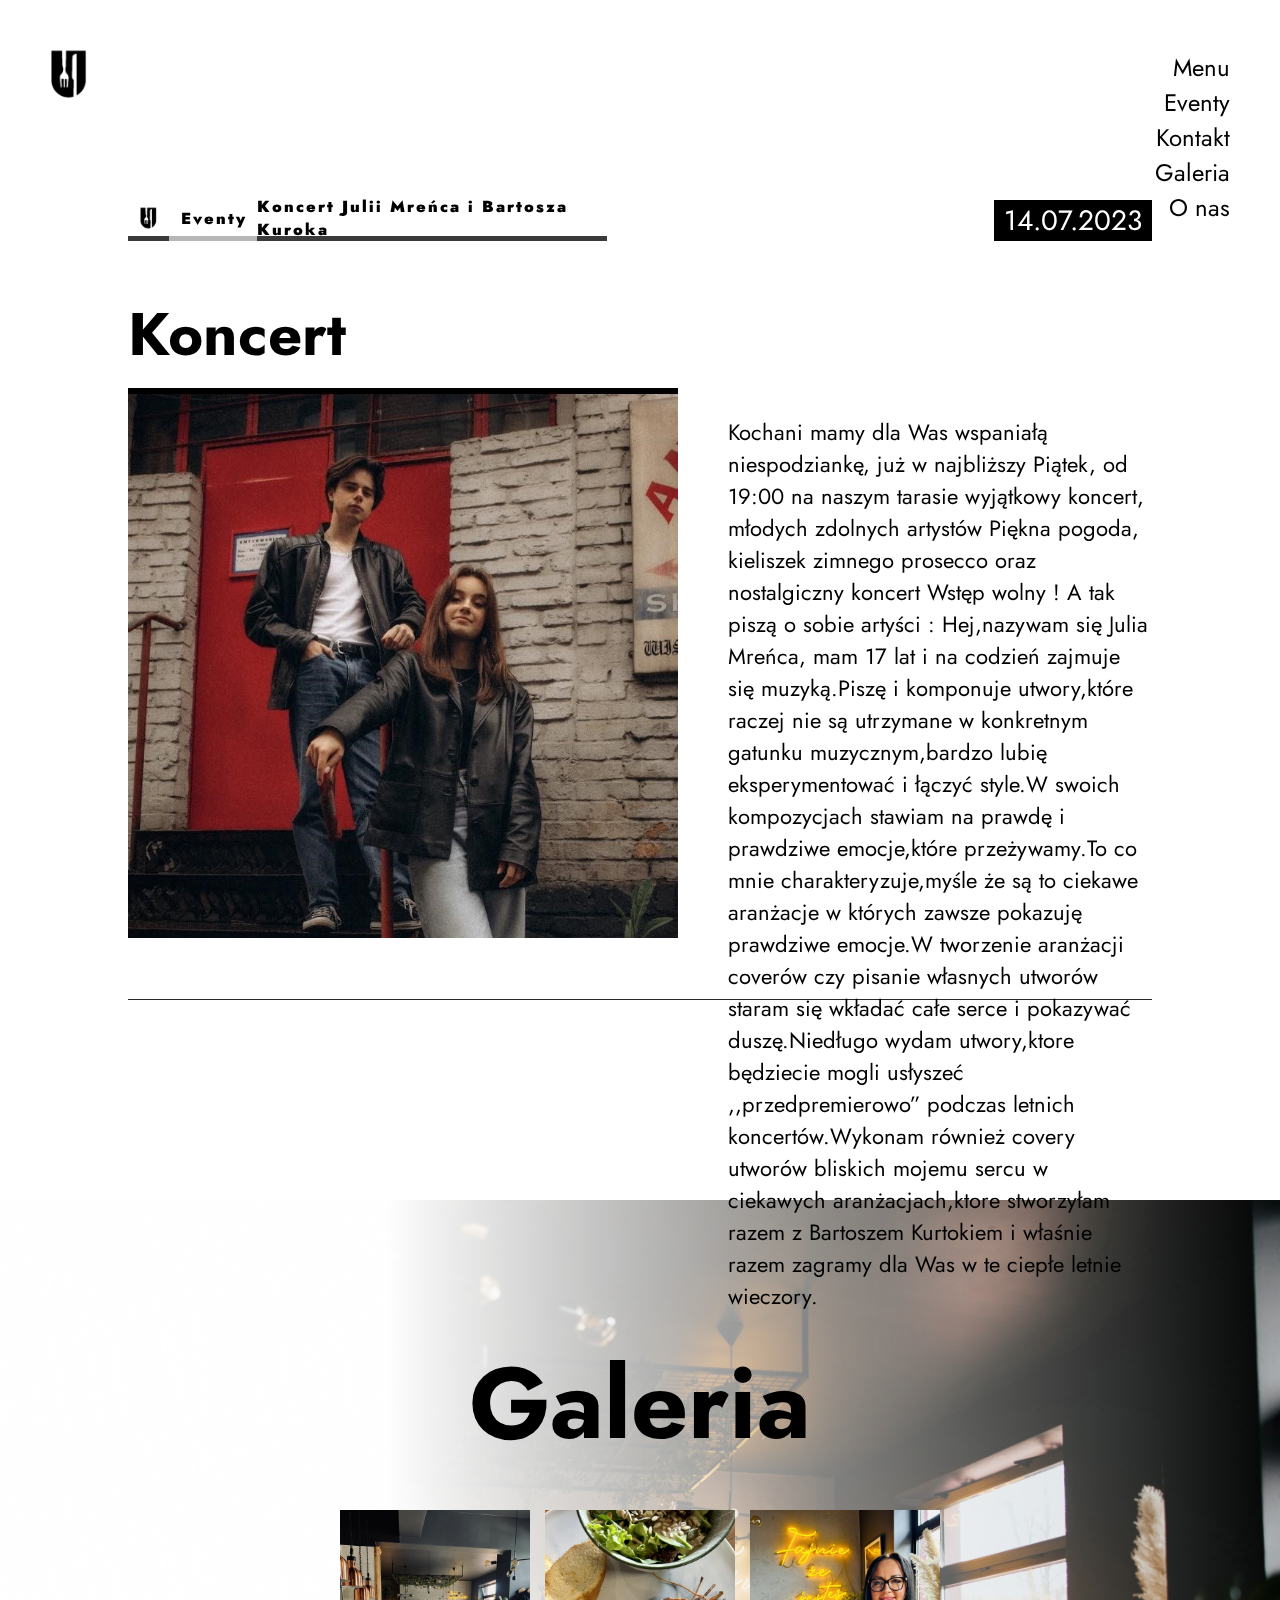
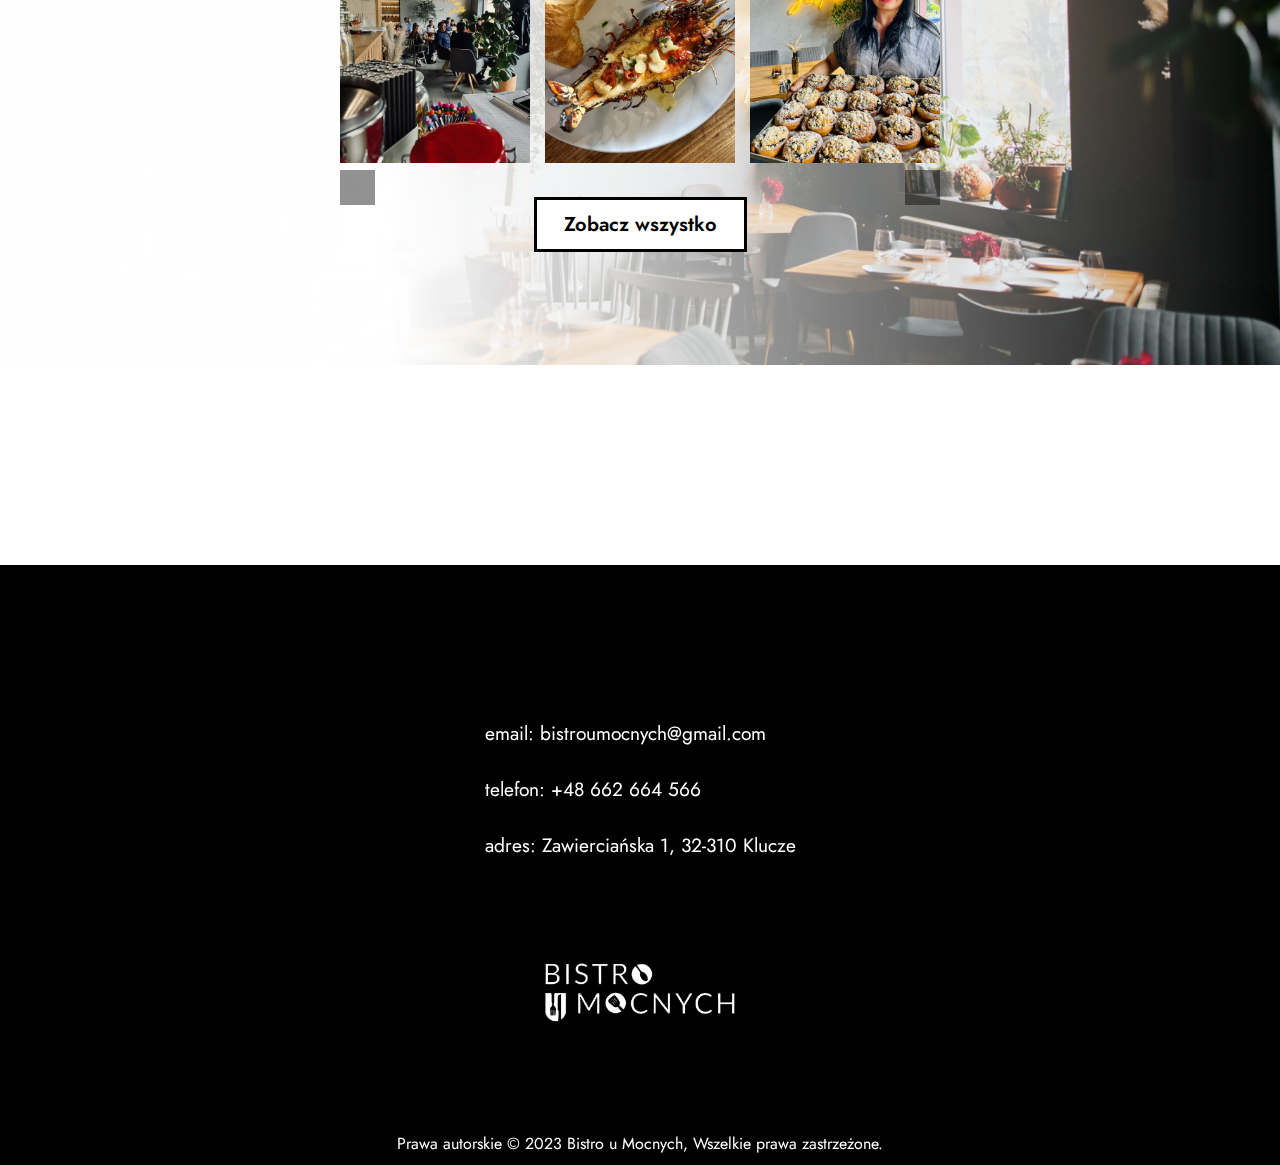
<file: koncert-julia-bartosz.html>
<!DOCTYPE html>
<html lang="en">
  <head>
    <meta charset="UTF-8" />
    <meta name="viewport" content="width=device-width, initial-scale=1.0" />
    <title>Bistro u Mocnych :: Eventy</title>
    <link rel="icon" type="image/x-icon" href="images/logo-bistro-no-bg.png" />
    <link rel="stylesheet" href="style.css" />

    <link
      rel="stylesheet"
      href="https://cdnjs.cloudflare.com/ajax/libs/font-awesome/6.3.0/css/all.min.css"
      integrity="sha512-SzlrxWUlpfuzQ+pcUCosxcglQRNAq/DZjVsC0lE40xsADsfeQoEypE+enwcOiGjk/bSuGGKHEyjSoQ1zVisanQ=="
      crossorigin="anonymous"
      referrerpolicy="no-referrer"
    />

    <link rel="preconnect" href="https://fonts.googleapis.com" />
    <link rel="preconnect" href="https://fonts.gstatic.com" crossorigin />
    <link
      href="https://fonts.googleapis.com/css2?family=Literata:wght@300&display=swap"
      rel="stylesheet"
    />

    <link rel="preconnect" href="https://fonts.googleapis.com" />
    <link rel="preconnect" href="https://fonts.gstatic.com" crossorigin />
    <link
      href="https://fonts.googleapis.com/css2?family=Jost:wght@400&display=swap"
      rel="stylesheet"
    />

    <link
      rel="stylesheet"
      href="https://fonts.googleapis.com/css2?family=Material+Symbols+Outlined:opsz,wght,FILL,GRAD@20..48,100..700,0..1,-50..200"
    />
  </head>
  <body class="event">
    <div class="loading-screen" id="preloader">
      <div class="loader">
        <div class="box" style="height: 160px; width: 160px">
          <div class="circle-anim">
            <svg
              id="circle"
              class="circle"
              xmlns="http://www.w3.org/2000/svg"
              width="10"
              height="10"
              viewBox="0 0 10 10"
            >
              <g id="circle" fill="#fff">
                <circle cx="5" cy="5" r="5"></circle>
              </g>
            </svg>
          </div>
          <div class="square-pan-anim">
            <svg
              id="square"
              class="square-pan"
              xmlns="http://www.w3.org/2000/svg"
              width="16"
              height="16"
              viewBox="0 0 16 16"
            >
              <g id="Square" fill="#fff">
                <rect id="square" x="0" y="0" width="16" height="16"></rect>
              </g>
            </svg>
          </div>
          <div class="square-anim">
            <svg
              id="square"
              class="square"
              xmlns="http://www.w3.org/2000/svg"
              width="16"
              height="16"
              viewBox="0 0 16 16"
            >
              <g id="Square" fill="#fff">
                <rect id="square" x="0" y="0" width="16" height="16"></rect>
              </g>
            </svg>
          </div>
          <div class="triangle-pan-anim">
            <svg
              id="triangle"
              class="triangle-pan"
              xmlns="http://www.w3.org/2000/svg"
              width="20"
              height="17"
              viewBox="0 0 20 17"
            >
              <g id="Triangle" fill="#fff" stroke="#fff" stroke-width="2">
                <polygon points="10 2 18 16 2 16"></polygon>
              </g>
            </svg>
          </div>
          <div class="triangle-anim">
            <svg
              id="triangle"
              class="triangle"
              xmlns="http://www.w3.org/2000/svg"
              width="20"
              height="17"
              viewBox="0 0 20 17"
            >
              <g id="Triangle" fill="#F5F5F5" stroke="#fff" stroke-width="2">
                <polygon points="10 2 18 16 2 16"></polygon>
              </g>
            </svg>
          </div>
          <div class="saucepan-anim">
            <svg
              id="saucepan"
              class="saucepan"
              xmlns="http://www.w3.org/2000/svg"
              width="100"
              height="25"
              viewBox="0 0 100 25"
            >
              <path
                id="saucepan"
                fill="#fff"
                d="M99.4121763,0 C100.251924,0 100.083975,5.18181818 99.580126,5.18181818 C99.0762771,5.18181818 68.9573128,11.0909091 66.9979006,11.4545455 C65.7914565,11.6784427 64.7335781,12.109126 63.8896044,12.7465955 C61.9907888,19.0105689 60.9627999,22.4120996 60.806011,22.9533898 C60.4672589,24.1228814 58.6605807,25 34.5527194,25 C10.444858,25 8.58172115,25 7.45254731,22.2711864 C6.32337348,19.5423729 0.510480671,3.78672316 0.115269829,2.81214689 C-0.148204066,2.16242938 0.0399915733,1.90254237 0.679856747,2.03248588 L66.6236087,2.03248588 L66.6236087,2.03248588 C67,2.03248588 67.0940978,2.29237288 66.9059022,2.81214689 C66.5592917,3.95355462 66.2274015,5.04663387 65.9102317,6.09138463 C69.7930073,5.30938216 98.622234,0 99.4121763,0 Z"
              ></path>
            </svg>
          </div>
        </div>
        <div class="line"></div>
        <img
          src="images/bistro-u-mocnych-full-logo.png"
          alt="logo"
          class="loader-img"
        />
      </div>
      <div class="loader-text-container">
        <p>Ładowanie</p>
        <span></span>
      </div>
    </div>
    <header>
      <a href="index.html" class="logo-container">
        <img src="images/bistroumocnych-logo-black.png" alt="Logo" />
      </a>
      <nav>
        <a href="menu.pdf" class="nav-item1 nn-i">Menu</a>
        <a href="wydarzenia.html" class="nav-item2 nn-i">Eventy</a>
        <a href="kontakt.html" class="nav-item3 nn-i">Kontakt</a>
        <a href="galeria.html" class="nav-item4 nn-i">Galeria</a>
        <a href="o-nas.html" class="nav-item5 nn-i">O nas</a>
      </nav>
      <div class="icons-container">
        <a
          href="https://www.facebook.com/profile.php?id=100084915536124"
          class="fb"
        >
          <i class="fa-brands fa-facebook"></i>
        </a>
        <a href="https://www.instagram.com/bistro_u_mocnych/" class="ig">
          <i class="fa-brands fa-instagram"></i>
        </a>
        <div id="lang">
          <i class="fa-solid fa-globe"></i>
        </div>
      </div>
    </header>

    <div class="main-container">
      <main>
        <div class="top-content-container">
          <div class="section-container">
            <div class="logo">
              <img src="images/bistroumocnych-logo-black.png" alt="logo" />
            </div>
            <div class="events">
              <a href="wydarzenia.html">Eventy</a>
            </div>
            <div class="event">
              <p>Koncert Julii Mreńca i Bartosza Kuroka</p>
            </div>
          </div>
          <div class="date">14.07.2023</div>
        </div>
        <div class="content-container">
          <div class="img-container">
            <h1>Koncert</h1>
            <img
              src="images/koncert-julia-bartosz-duo-1-1.jpg"
              alt="plakat feztiwalu"
            />
          </div>
          <div class="text-container">
            <p>
              Kochani mamy dla Was wspaniałą niespodziankę, już w najbliższy
              Piątek, od 19:00 na naszym tarasie wyjątkowy koncert, młodych
              zdolnych artystów Piękna pogoda, kieliszek zimnego prosecco oraz
              nostalgiczny koncert Wstęp wolny ! A tak piszą o sobie artyści :
              Hej,nazywam się Julia Mreńca, mam 17 lat i na codzień zajmuje się
              muzyką.Piszę i komponuje utwory,które raczej nie są utrzymane w
              konkretnym gatunku muzycznym,bardzo lubię eksperymentować i łączyć
              style.W swoich kompozycjach stawiam na prawdę i prawdziwe
              emocje,które przeżywamy.To co mnie charakteryzuje,myśle że są to
              ciekawe aranżacje w których zawsze pokazuję prawdziwe emocje.W
              tworzenie aranżacji coverów czy pisanie własnych utworów staram
              się wkładać całe serce i pokazywać duszę.Niedługo wydam
              utwory,ktore będziecie mogli usłyszeć ,,przedpremierowo” podczas
              letnich koncertów.Wykonam również covery utworów bliskich mojemu
              sercu w ciekawych aranżacjach,ktore stworzyłam razem z Bartoszem
              Kurtokiem i właśnie razem zagramy dla Was w te ciepłe letnie
              wieczory.
            </p>
          </div>
        </div>
      </main>
    </div>

    <section class="gallery">
      <div class="container">
        <div class="heading">
          <i class="fa-solid fa-camera"></i>
          <h1>Galeria</h1>
        </div>
        <div class="img-wrapper">
          <img src="images/gallery-photo-1.jpg" alt="zdjęcie z galerii" />
          <img src="images/gallery-photo-2.jpg" alt="zdjęcie z galerii" />
          <img src="images/gallery-photo-3.jpg" alt="zdjęcie z galerii" />
        </div>
        <div class="wrapper">
          <div class="left"><i class="fa-solid fa-chevron-left"></i></div>
          <div class="button-container">
            <a href="galeria.html" class="button-white">Zobacz wszystko</a>
            <i class="fa-regular fa-image"></i>
          </div>
          <div class="right"><i class="fa-solid fa-chevron-right"></i></div>
        </div>
      </div>
    </section>
    <footer>
      <section class="left-content">
        <img
          src="images/bistro-u-mocnych-full-logo-no-padding.png"
          alt="Logo bistra u mocnych"
        />
        <p>
          Prawa autorskie &copy; 2023 Bistro u Mocnych, Wszelkie prawa
          zastrzeżone.
        </p>
      </section>
      <section class="right-content">
        <div class="text-container">
          <p>email: bistroumocnych@gmail.com</p>
          <br />
          <p>telefon: +48 662 664 566</p>
          <br />
          <p>adres: Zawierciańska 1, 32-310 Klucze</p>
        </div>
      </section>
    </footer>
    <script src="script.js"></script>
  </body>
</html>
</file>
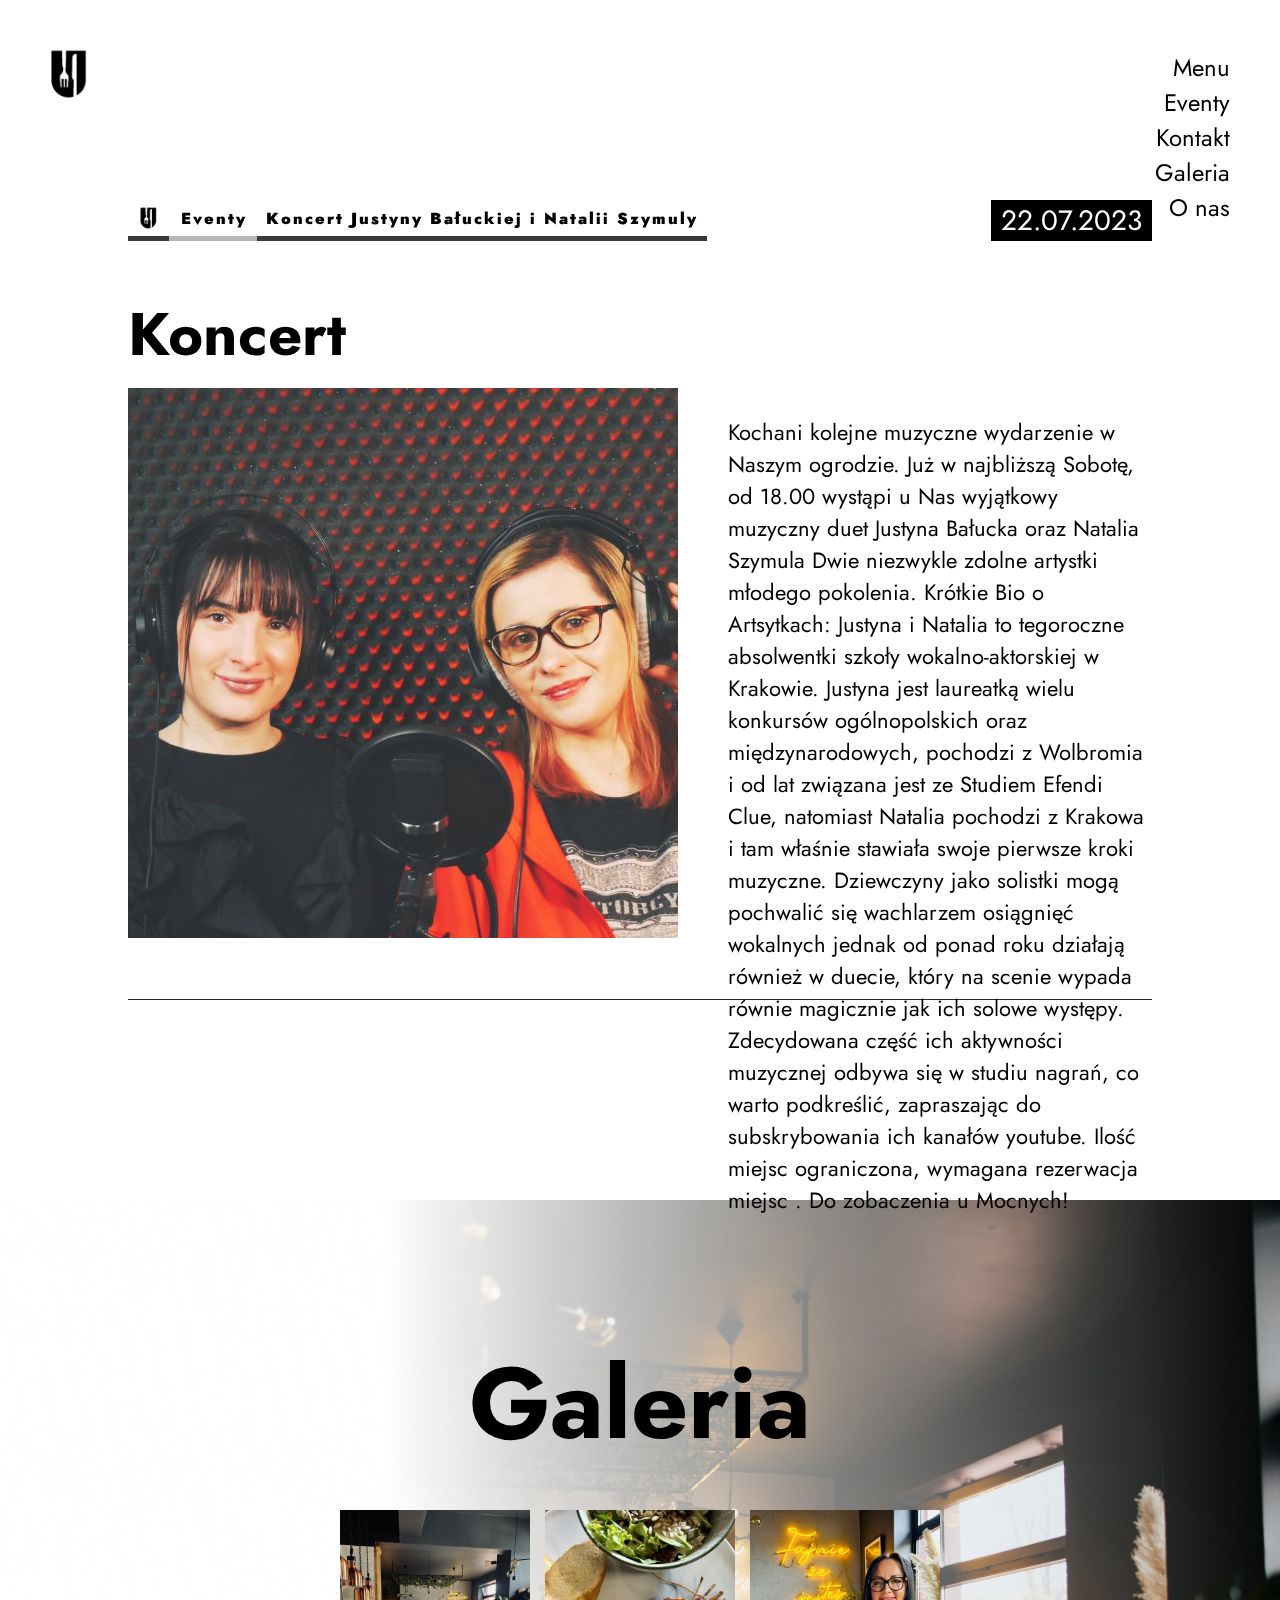
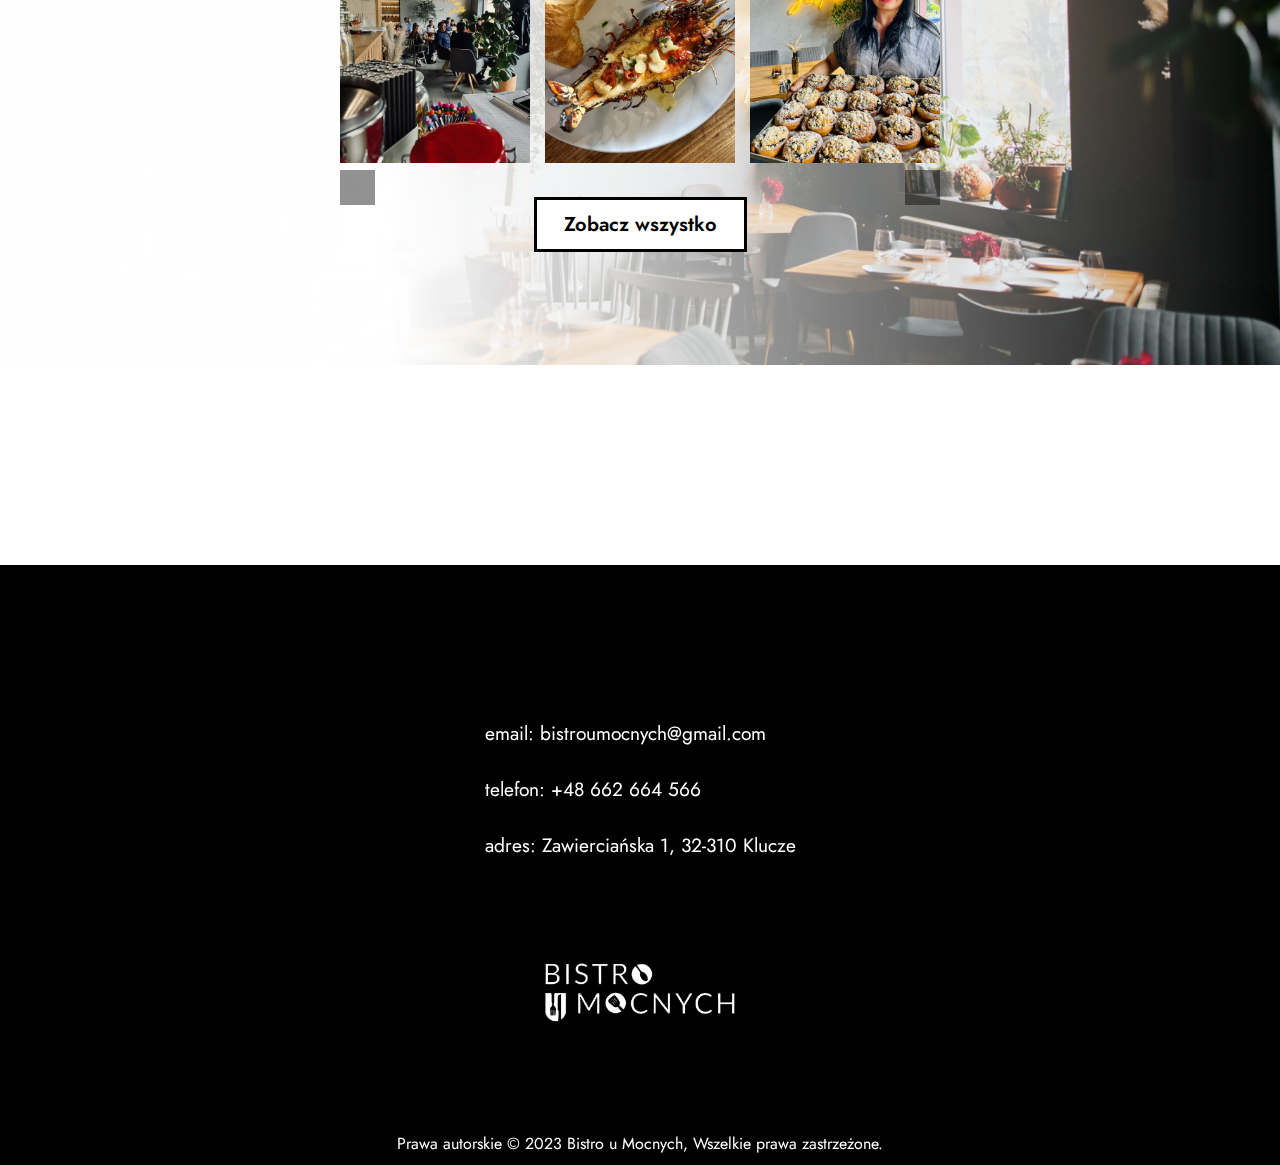
<file: koncert-justyna-natalia.html>
<!DOCTYPE html>
<html lang="en">
  <head>
    <meta charset="UTF-8" />
    <meta name="viewport" content="width=device-width, initial-scale=1.0" />
    <title>Bistro u Mocnych :: Eventy</title>
    <link rel="icon" type="image/x-icon" href="images/logo-bistro-no-bg.png" />
    <link rel="stylesheet" href="style.css" />

    <link
      rel="stylesheet"
      href="https://cdnjs.cloudflare.com/ajax/libs/font-awesome/6.3.0/css/all.min.css"
      integrity="sha512-SzlrxWUlpfuzQ+pcUCosxcglQRNAq/DZjVsC0lE40xsADsfeQoEypE+enwcOiGjk/bSuGGKHEyjSoQ1zVisanQ=="
      crossorigin="anonymous"
      referrerpolicy="no-referrer"
    />

    <link rel="preconnect" href="https://fonts.googleapis.com" />
    <link rel="preconnect" href="https://fonts.gstatic.com" crossorigin />
    <link
      href="https://fonts.googleapis.com/css2?family=Literata:wght@300&display=swap"
      rel="stylesheet"
    />

    <link rel="preconnect" href="https://fonts.googleapis.com" />
    <link rel="preconnect" href="https://fonts.gstatic.com" crossorigin />
    <link
      href="https://fonts.googleapis.com/css2?family=Jost:wght@400&display=swap"
      rel="stylesheet"
    />

    <link
      rel="stylesheet"
      href="https://fonts.googleapis.com/css2?family=Material+Symbols+Outlined:opsz,wght,FILL,GRAD@20..48,100..700,0..1,-50..200"
    />
  </head>
  <body class="event">
    <div class="loading-screen" id="preloader">
      <div class="loader">
        <div class="box" style="height: 160px; width: 160px">
          <div class="circle-anim">
            <svg
              id="circle"
              class="circle"
              xmlns="http://www.w3.org/2000/svg"
              width="10"
              height="10"
              viewBox="0 0 10 10"
            >
              <g id="circle" fill="#fff">
                <circle cx="5" cy="5" r="5"></circle>
              </g>
            </svg>
          </div>
          <div class="square-pan-anim">
            <svg
              id="square"
              class="square-pan"
              xmlns="http://www.w3.org/2000/svg"
              width="16"
              height="16"
              viewBox="0 0 16 16"
            >
              <g id="Square" fill="#fff">
                <rect id="square" x="0" y="0" width="16" height="16"></rect>
              </g>
            </svg>
          </div>
          <div class="square-anim">
            <svg
              id="square"
              class="square"
              xmlns="http://www.w3.org/2000/svg"
              width="16"
              height="16"
              viewBox="0 0 16 16"
            >
              <g id="Square" fill="#fff">
                <rect id="square" x="0" y="0" width="16" height="16"></rect>
              </g>
            </svg>
          </div>
          <div class="triangle-pan-anim">
            <svg
              id="triangle"
              class="triangle-pan"
              xmlns="http://www.w3.org/2000/svg"
              width="20"
              height="17"
              viewBox="0 0 20 17"
            >
              <g id="Triangle" fill="#fff" stroke="#fff" stroke-width="2">
                <polygon points="10 2 18 16 2 16"></polygon>
              </g>
            </svg>
          </div>
          <div class="triangle-anim">
            <svg
              id="triangle"
              class="triangle"
              xmlns="http://www.w3.org/2000/svg"
              width="20"
              height="17"
              viewBox="0 0 20 17"
            >
              <g id="Triangle" fill="#F5F5F5" stroke="#fff" stroke-width="2">
                <polygon points="10 2 18 16 2 16"></polygon>
              </g>
            </svg>
          </div>
          <div class="saucepan-anim">
            <svg
              id="saucepan"
              class="saucepan"
              xmlns="http://www.w3.org/2000/svg"
              width="100"
              height="25"
              viewBox="0 0 100 25"
            >
              <path
                id="saucepan"
                fill="#fff"
                d="M99.4121763,0 C100.251924,0 100.083975,5.18181818 99.580126,5.18181818 C99.0762771,5.18181818 68.9573128,11.0909091 66.9979006,11.4545455 C65.7914565,11.6784427 64.7335781,12.109126 63.8896044,12.7465955 C61.9907888,19.0105689 60.9627999,22.4120996 60.806011,22.9533898 C60.4672589,24.1228814 58.6605807,25 34.5527194,25 C10.444858,25 8.58172115,25 7.45254731,22.2711864 C6.32337348,19.5423729 0.510480671,3.78672316 0.115269829,2.81214689 C-0.148204066,2.16242938 0.0399915733,1.90254237 0.679856747,2.03248588 L66.6236087,2.03248588 L66.6236087,2.03248588 C67,2.03248588 67.0940978,2.29237288 66.9059022,2.81214689 C66.5592917,3.95355462 66.2274015,5.04663387 65.9102317,6.09138463 C69.7930073,5.30938216 98.622234,0 99.4121763,0 Z"
              ></path>
            </svg>
          </div>
        </div>
        <div class="line"></div>
        <img
          src="images/bistro-u-mocnych-full-logo.png"
          alt="logo"
          class="loader-img"
        />
      </div>
      <div class="loader-text-container">
        <p>Ładowanie</p>
        <span></span>
      </div>
    </div>
    <header>
      <a href="index.html" class="logo-container">
        <img src="images/bistroumocnych-logo-black.png" alt="Logo" />
      </a>
      <nav>
        <a href="menu.pdf" class="nav-item1 nn-i">Menu</a>
        <a href="wydarzenia.html" class="nav-item2 nn-i">Eventy</a>
        <a href="kontakt.html" class="nav-item3 nn-i">Kontakt</a>
        <a href="galeria.html" class="nav-item4 nn-i">Galeria</a>
        <a href="o-nas.html" class="nav-item5 nn-i">O nas</a>
      </nav>
      <div class="icons-container">
        <a
          href="https://www.facebook.com/profile.php?id=100084915536124"
          class="fb"
        >
          <i class="fa-brands fa-facebook"></i>
        </a>
        <a href="https://www.instagram.com/bistro_u_mocnych/" class="ig">
          <i class="fa-brands fa-instagram"></i>
        </a>
        <div id="lang">
          <i class="fa-solid fa-globe"></i>
        </div>
      </div>
    </header>

    <div class="main-container">
      <main>
        <div class="top-content-container">
          <div class="section-container">
            <div class="logo">
              <img src="images/bistroumocnych-logo-black.png" alt="logo" />
            </div>
            <div class="events">
              <a href="wydarzenia.html">Eventy</a>
            </div>
            <div class="event event-long">
              <p>Koncert Justyny Bałuckiej i Natalii Szymuly</p>
            </div>
          </div>
          <div class="date">22.07.2023</div>
        </div>
        <div class="content-container">
          <div class="img-container">
            <h1>Koncert</h1>
            <img
              src="images/koncert-justyna-natalia.jpg"
              alt="plakat feztiwalu"
            />
          </div>
          <div class="text-container">
            <p>
              Kochani kolejne muzyczne wydarzenie w Naszym ogrodzie. Już w
              najbliższą Sobotę, od 18.00 wystąpi u Nas wyjątkowy muzyczny duet
              Justyna Bałucka oraz Natalia Szymula Dwie niezwykle zdolne
              artystki młodego pokolenia. Krótkie Bio o Artsytkach: Justyna i
              Natalia to tegoroczne absolwentki szkoły wokalno-aktorskiej w
              Krakowie. Justyna jest laureatką wielu konkursów ogólnopolskich
              oraz międzynarodowych, pochodzi z Wolbromia i od lat związana jest
              ze Studiem Efendi Clue, natomiast Natalia pochodzi z Krakowa i tam
              właśnie stawiała swoje pierwsze kroki muzyczne. Dziewczyny jako
              solistki mogą pochwalić się wachlarzem osiągnięć wokalnych jednak
              od ponad roku działają również w duecie, który na scenie wypada
              równie magicznie jak ich solowe występy. Zdecydowana część ich
              aktywności muzycznej odbywa się w studiu nagrań, co warto
              podkreślić, zapraszając do subskrybowania ich kanałów youtube.
              Ilość miejsc ograniczona, wymagana rezerwacja miejsc . Do
              zobaczenia u Mocnych!
            </p>
          </div>
        </div>
      </main>
    </div>

    <section class="gallery">
      <div class="container">
        <div class="heading">
          <i class="fa-solid fa-camera"></i>
          <h1>Galeria</h1>
        </div>
        <div class="img-wrapper">
          <img src="images/gallery-photo-1.jpg" alt="zdjęcie z galerii" />
          <img src="images/gallery-photo-2.jpg" alt="zdjęcie z galerii" />
          <img src="images/gallery-photo-3.jpg" alt="zdjęcie z galerii" />
        </div>
        <div class="wrapper">
          <div class="left"><i class="fa-solid fa-chevron-left"></i></div>
          <div class="button-container">
            <a href="galeria.html" class="button-white">Zobacz wszystko</a>
            <i class="fa-regular fa-image"></i>
          </div>
          <div class="right"><i class="fa-solid fa-chevron-right"></i></div>
        </div>
      </div>
    </section>
    <footer>
      <section class="left-content">
        <img
          src="images/bistro-u-mocnych-full-logo-no-padding.png"
          alt="Logo bistra u mocnych"
        />
        <p>
          Prawa autorskie &copy; 2023 Bistro u Mocnych, Wszelkie prawa
          zastrzeżone.
        </p>
      </section>
      <section class="right-content">
        <div class="text-container">
          <p>email: bistroumocnych@gmail.com</p>
          <br />
          <p>telefon: +48 662 664 566</p>
          <br />
          <p>adres: Zawierciańska 1, 32-310 Klucze</p>
        </div>
      </section>
    </footer>
    <script src="script.js"></script>
  </body>
</html>
</file>
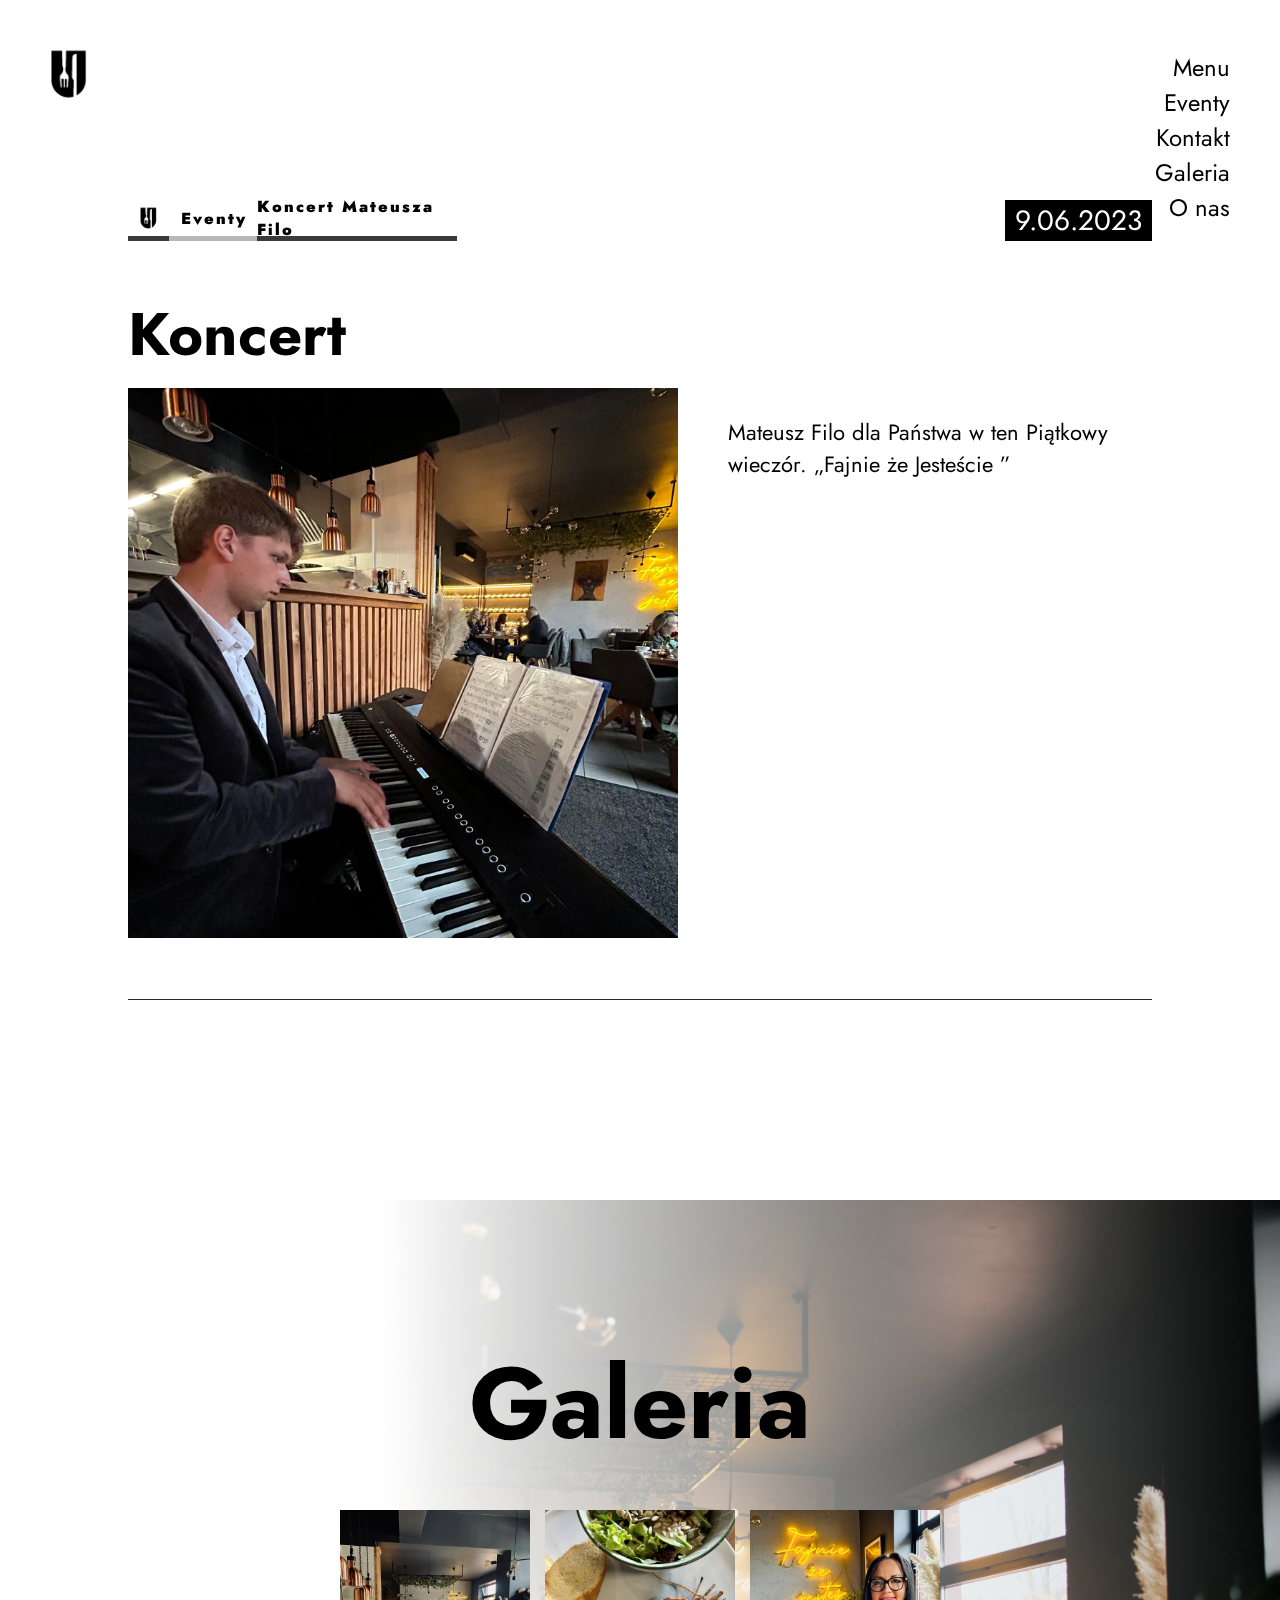
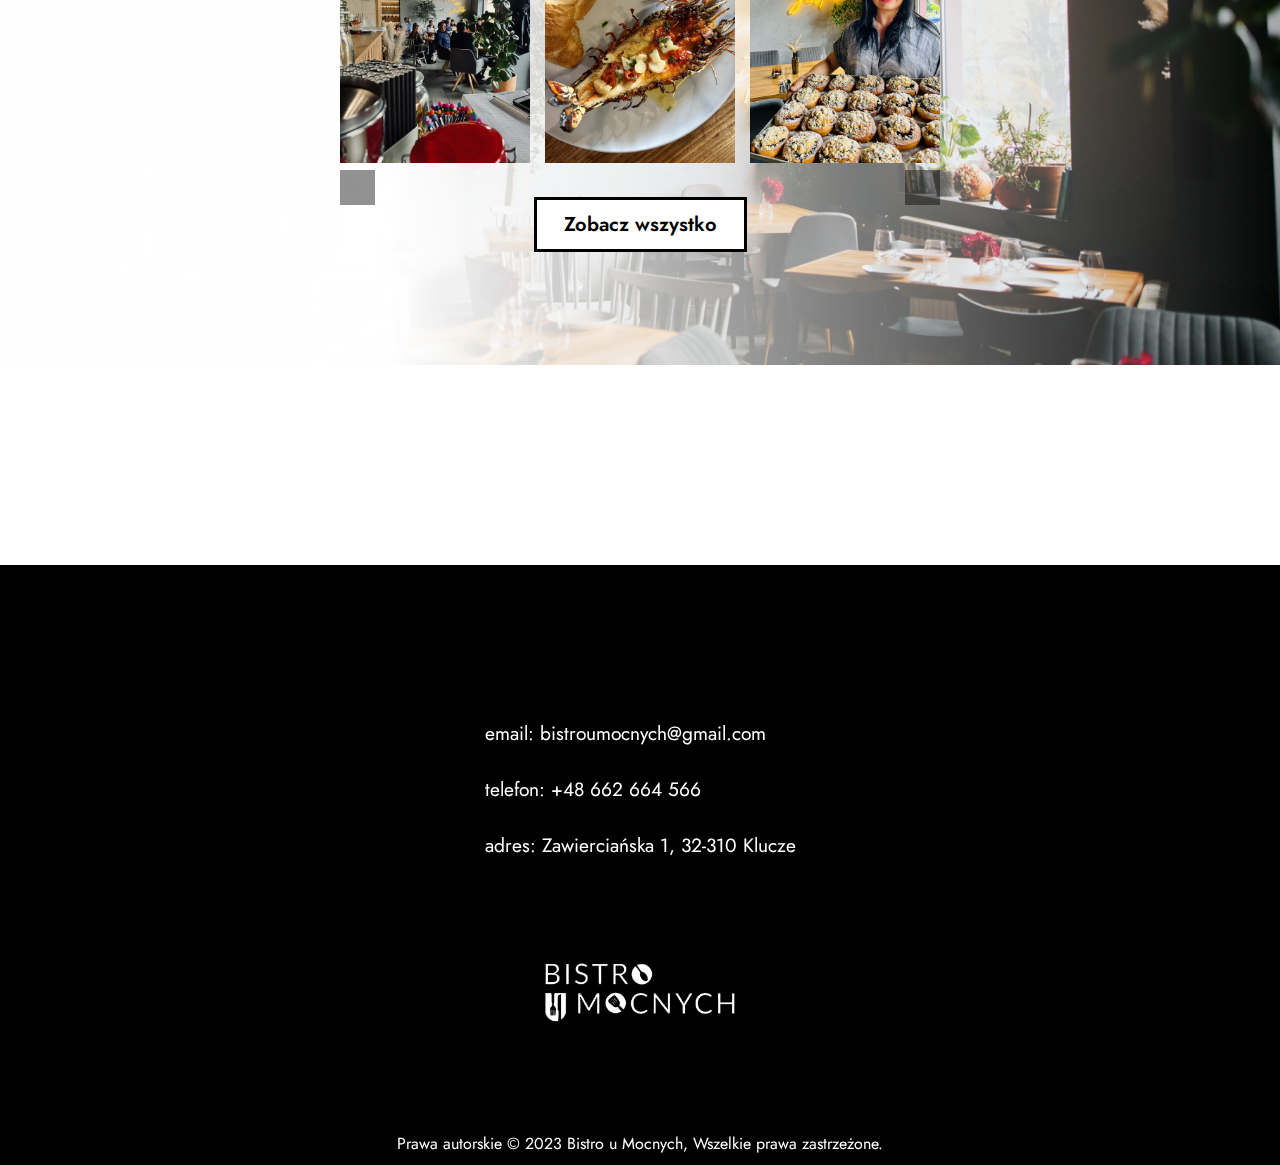
<file: koncert-mateusz.html>
<!DOCTYPE html>
<html lang="en">
  <head>
    <meta charset="UTF-8" />
    <meta name="viewport" content="width=device-width, initial-scale=1.0" />
    <title>Bistro u Mocnych :: Eventy</title>
    <link rel="icon" type="image/x-icon" href="images/logo-bistro-no-bg.png" />
    <link rel="stylesheet" href="style.css" />

    <link
      rel="stylesheet"
      href="https://cdnjs.cloudflare.com/ajax/libs/font-awesome/6.3.0/css/all.min.css"
      integrity="sha512-SzlrxWUlpfuzQ+pcUCosxcglQRNAq/DZjVsC0lE40xsADsfeQoEypE+enwcOiGjk/bSuGGKHEyjSoQ1zVisanQ=="
      crossorigin="anonymous"
      referrerpolicy="no-referrer"
    />

    <link rel="preconnect" href="https://fonts.googleapis.com" />
    <link rel="preconnect" href="https://fonts.gstatic.com" crossorigin />
    <link
      href="https://fonts.googleapis.com/css2?family=Literata:wght@300&display=swap"
      rel="stylesheet"
    />

    <link rel="preconnect" href="https://fonts.googleapis.com" />
    <link rel="preconnect" href="https://fonts.gstatic.com" crossorigin />
    <link
      href="https://fonts.googleapis.com/css2?family=Jost:wght@400&display=swap"
      rel="stylesheet"
    />

    <link
      rel="stylesheet"
      href="https://fonts.googleapis.com/css2?family=Material+Symbols+Outlined:opsz,wght,FILL,GRAD@20..48,100..700,0..1,-50..200"
    />
  </head>
  <body class="event">
    <div class="loading-screen" id="preloader">
      <div class="loader">
        <div class="box" style="height: 160px; width: 160px">
          <div class="circle-anim">
            <svg
              id="circle"
              class="circle"
              xmlns="http://www.w3.org/2000/svg"
              width="10"
              height="10"
              viewBox="0 0 10 10"
            >
              <g id="circle" fill="#fff">
                <circle cx="5" cy="5" r="5"></circle>
              </g>
            </svg>
          </div>
          <div class="square-pan-anim">
            <svg
              id="square"
              class="square-pan"
              xmlns="http://www.w3.org/2000/svg"
              width="16"
              height="16"
              viewBox="0 0 16 16"
            >
              <g id="Square" fill="#fff">
                <rect id="square" x="0" y="0" width="16" height="16"></rect>
              </g>
            </svg>
          </div>
          <div class="square-anim">
            <svg
              id="square"
              class="square"
              xmlns="http://www.w3.org/2000/svg"
              width="16"
              height="16"
              viewBox="0 0 16 16"
            >
              <g id="Square" fill="#fff">
                <rect id="square" x="0" y="0" width="16" height="16"></rect>
              </g>
            </svg>
          </div>
          <div class="triangle-pan-anim">
            <svg
              id="triangle"
              class="triangle-pan"
              xmlns="http://www.w3.org/2000/svg"
              width="20"
              height="17"
              viewBox="0 0 20 17"
            >
              <g id="Triangle" fill="#fff" stroke="#fff" stroke-width="2">
                <polygon points="10 2 18 16 2 16"></polygon>
              </g>
            </svg>
          </div>
          <div class="triangle-anim">
            <svg
              id="triangle"
              class="triangle"
              xmlns="http://www.w3.org/2000/svg"
              width="20"
              height="17"
              viewBox="0 0 20 17"
            >
              <g id="Triangle" fill="#F5F5F5" stroke="#fff" stroke-width="2">
                <polygon points="10 2 18 16 2 16"></polygon>
              </g>
            </svg>
          </div>
          <div class="saucepan-anim">
            <svg
              id="saucepan"
              class="saucepan"
              xmlns="http://www.w3.org/2000/svg"
              width="100"
              height="25"
              viewBox="0 0 100 25"
            >
              <path
                id="saucepan"
                fill="#fff"
                d="M99.4121763,0 C100.251924,0 100.083975,5.18181818 99.580126,5.18181818 C99.0762771,5.18181818 68.9573128,11.0909091 66.9979006,11.4545455 C65.7914565,11.6784427 64.7335781,12.109126 63.8896044,12.7465955 C61.9907888,19.0105689 60.9627999,22.4120996 60.806011,22.9533898 C60.4672589,24.1228814 58.6605807,25 34.5527194,25 C10.444858,25 8.58172115,25 7.45254731,22.2711864 C6.32337348,19.5423729 0.510480671,3.78672316 0.115269829,2.81214689 C-0.148204066,2.16242938 0.0399915733,1.90254237 0.679856747,2.03248588 L66.6236087,2.03248588 L66.6236087,2.03248588 C67,2.03248588 67.0940978,2.29237288 66.9059022,2.81214689 C66.5592917,3.95355462 66.2274015,5.04663387 65.9102317,6.09138463 C69.7930073,5.30938216 98.622234,0 99.4121763,0 Z"
              ></path>
            </svg>
          </div>
        </div>
        <div class="line"></div>
        <img
          src="images/bistro-u-mocnych-full-logo.png"
          alt="logo"
          class="loader-img"
        />
      </div>
      <div class="loader-text-container">
        <p>Ładowanie</p>
        <span></span>
      </div>
    </div>
    <header>
      <a href="index.html" class="logo-container">
        <img src="images/bistroumocnych-logo-black.png" alt="Logo" />
      </a>
      <nav>
        <a href="menu.pdf" class="nav-item1 nn-i">Menu</a>
        <a href="wydarzenia.html" class="nav-item2 nn-i">Eventy</a>
        <a href="kontakt.html" class="nav-item3 nn-i">Kontakt</a>
        <a href="galeria.html" class="nav-item4 nn-i">Galeria</a>
        <a href="o-nas.html" class="nav-item5 nn-i">O nas</a>
      </nav>
      <div class="icons-container">
        <a
          href="https://www.facebook.com/profile.php?id=100084915536124"
          class="fb"
        >
          <i class="fa-brands fa-facebook"></i>
        </a>
        <a href="https://www.instagram.com/bistro_u_mocnych/" class="ig">
          <i class="fa-brands fa-instagram"></i>
        </a>
        <div id="lang">
          <i class="fa-solid fa-globe"></i>
        </div>
      </div>
    </header>

    <div class="main-container">
      <main>
        <div class="top-content-container">
          <div class="section-container">
            <div class="logo">
              <img src="images/bistroumocnych-logo-black.png" alt="logo" />
            </div>
            <div class="events">
              <a href="wydarzenia.html">Eventy</a>
            </div>
            <div class="event event-short">
              <p>Koncert Mateusza Filo</p>
            </div>
          </div>
          <div class="date">9.06.2023</div>
        </div>
        <div class="content-container">
          <div class="img-container">
            <h1>Koncert</h1>
            <img src="images/mateusz-filo.jpg" alt="plakat feztiwalu" />
          </div>
          <div class="text-container">
            <p>
              Mateusz Filo dla Państwa w ten Piątkowy wieczór. „Fajnie że
              Jesteście ”
            </p>
          </div>
        </div>
      </main>
    </div>

    <section class="gallery">
      <div class="container">
        <div class="heading">
          <i class="fa-solid fa-camera"></i>
          <h1>Galeria</h1>
        </div>
        <div class="img-wrapper">
          <img src="images/gallery-photo-1.jpg" alt="zdjęcie z galerii" />
          <img src="images/gallery-photo-2.jpg" alt="zdjęcie z galerii" />
          <img src="images/gallery-photo-3.jpg" alt="zdjęcie z galerii" />
        </div>
        <div class="wrapper">
          <div class="left"><i class="fa-solid fa-chevron-left"></i></div>
          <div class="button-container">
            <a href="galeria.html" class="button-white">Zobacz wszystko</a>
            <i class="fa-regular fa-image"></i>
          </div>
          <div class="right"><i class="fa-solid fa-chevron-right"></i></div>
        </div>
      </div>
    </section>
    <footer>
      <section class="left-content">
        <img
          src="images/bistro-u-mocnych-full-logo-no-padding.png"
          alt="Logo bistra u mocnych"
        />
        <p>
          Prawa autorskie &copy; 2023 Bistro u Mocnych, Wszelkie prawa
          zastrzeżone.
        </p>
      </section>
      <section class="right-content">
        <div class="text-container">
          <p>email: bistroumocnych@gmail.com</p>
          <br />
          <p>telefon: +48 662 664 566</p>
          <br />
          <p>adres: Zawierciańska 1, 32-310 Klucze</p>
        </div>
      </section>
    </footer>
    <script src="script.js"></script>
  </body>
</html>
</file>
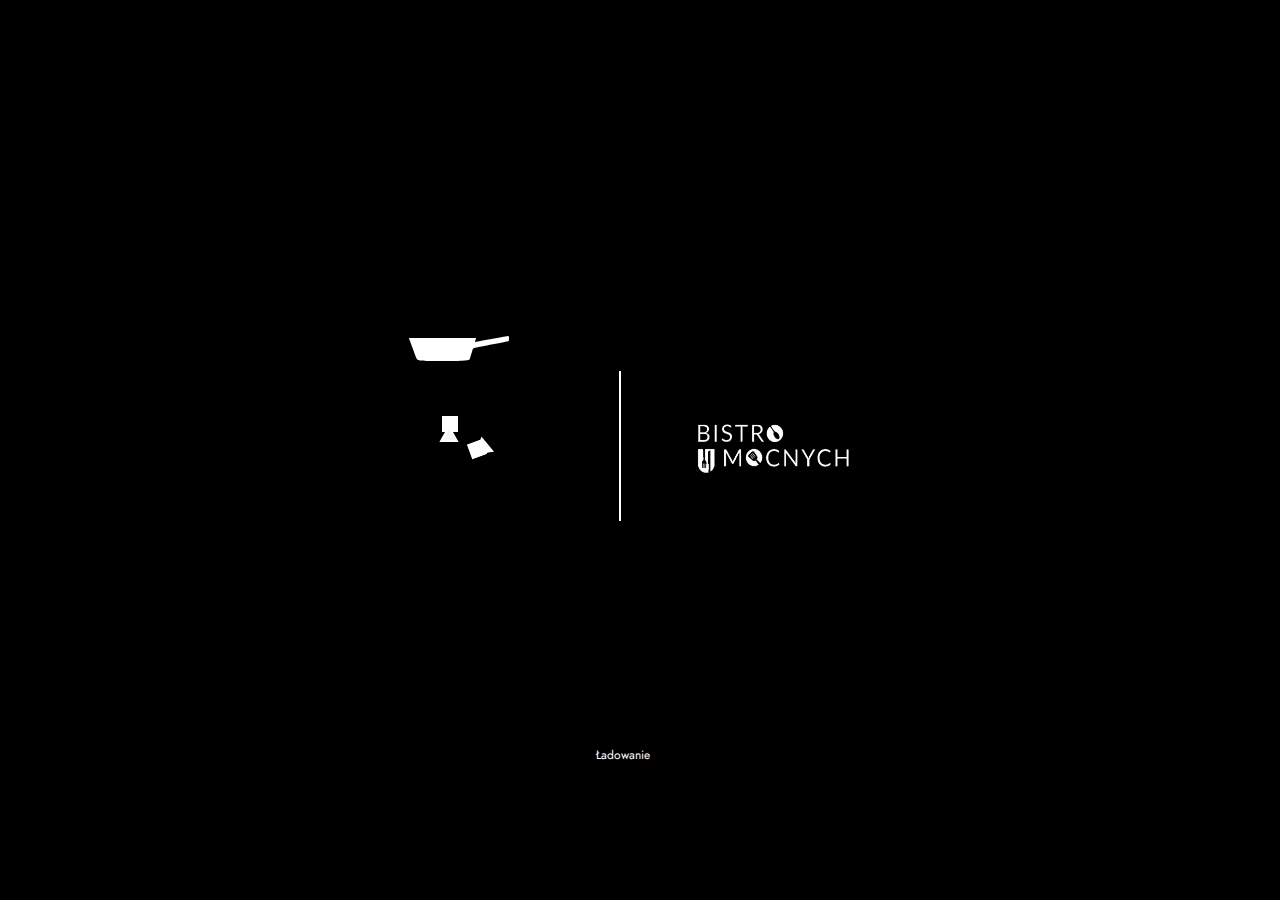
<file: menu.html>
<!DOCTYPE html>
<html lang="en">
  <head>
    <meta charset="UTF-8" />
    <meta name="viewport" content="width=device-width, initial-scale=1.0" />
    <title>Bistro u Mocnych :: Menu</title>
    <link rel="icon" type="image/x-icon" href="images/logo-bistro-no-bg.png" />
    <link rel="stylesheet" href="style.css" />

    <link
      rel="stylesheet"
      href="https://cdnjs.cloudflare.com/ajax/libs/font-awesome/6.3.0/css/all.min.css"
      integrity="sha512-SzlrxWUlpfuzQ+pcUCosxcglQRNAq/DZjVsC0lE40xsADsfeQoEypE+enwcOiGjk/bSuGGKHEyjSoQ1zVisanQ=="
      crossorigin="anonymous"
      referrerpolicy="no-referrer"
    />

    <link rel="preconnect" href="https://fonts.googleapis.com" />
    <link rel="preconnect" href="https://fonts.gstatic.com" crossorigin />
    <link
      href="https://fonts.googleapis.com/css2?family=Literata:wght@300&display=swap"
      rel="stylesheet"
    />

    <link rel="preconnect" href="https://fonts.googleapis.com" />
    <link rel="preconnect" href="https://fonts.gstatic.com" crossorigin />
    <link
      href="https://fonts.googleapis.com/css2?family=Jost:wght@400&display=swap"
      rel="stylesheet"
    />

    <link
      rel="stylesheet"
      href="https://fonts.googleapis.com/css2?family=Material+Symbols+Outlined:opsz,wght,FILL,GRAD@20..48,100..700,0..1,-50..200"
    />
  </head>
  <body>
    <div class="loading-screen" id="preloader">
      <div class="loader">
        <div class="box" style="height: 160px; width: 160px">
          <div class="circle-anim">
            <svg
              id="circle"
              class="circle"
              xmlns="http://www.w3.org/2000/svg"
              width="10"
              height="10"
              viewBox="0 0 10 10"
            >
              <g id="circle" fill="#fff">
                <circle cx="5" cy="5" r="5"></circle>
              </g>
            </svg>
          </div>
          <div class="square-pan-anim">
            <svg
              id="square"
              class="square-pan"
              xmlns="http://www.w3.org/2000/svg"
              width="16"
              height="16"
              viewBox="0 0 16 16"
            >
              <g id="Square" fill="#fff">
                <rect id="square" x="0" y="0" width="16" height="16"></rect>
              </g>
            </svg>
          </div>
          <div class="square-anim">
            <svg
              id="square"
              class="square"
              xmlns="http://www.w3.org/2000/svg"
              width="16"
              height="16"
              viewBox="0 0 16 16"
            >
              <g id="Square" fill="#fff">
                <rect id="square" x="0" y="0" width="16" height="16"></rect>
              </g>
            </svg>
          </div>
          <div class="triangle-pan-anim">
            <svg
              id="triangle"
              class="triangle-pan"
              xmlns="http://www.w3.org/2000/svg"
              width="20"
              height="17"
              viewBox="0 0 20 17"
            >
              <g id="Triangle" fill="#fff" stroke="#fff" stroke-width="2">
                <polygon points="10 2 18 16 2 16"></polygon>
              </g>
            </svg>
          </div>
          <div class="triangle-anim">
            <svg
              id="triangle"
              class="triangle"
              xmlns="http://www.w3.org/2000/svg"
              width="20"
              height="17"
              viewBox="0 0 20 17"
            >
              <g id="Triangle" fill="#F5F5F5" stroke="#fff" stroke-width="2">
                <polygon points="10 2 18 16 2 16"></polygon>
              </g>
            </svg>
          </div>
          <div class="saucepan-anim">
            <svg
              id="saucepan"
              class="saucepan"
              xmlns="http://www.w3.org/2000/svg"
              width="100"
              height="25"
              viewBox="0 0 100 25"
            >
              <path
                id="saucepan"
                fill="#fff"
                d="M99.4121763,0 C100.251924,0 100.083975,5.18181818 99.580126,5.18181818 C99.0762771,5.18181818 68.9573128,11.0909091 66.9979006,11.4545455 C65.7914565,11.6784427 64.7335781,12.109126 63.8896044,12.7465955 C61.9907888,19.0105689 60.9627999,22.4120996 60.806011,22.9533898 C60.4672589,24.1228814 58.6605807,25 34.5527194,25 C10.444858,25 8.58172115,25 7.45254731,22.2711864 C6.32337348,19.5423729 0.510480671,3.78672316 0.115269829,2.81214689 C-0.148204066,2.16242938 0.0399915733,1.90254237 0.679856747,2.03248588 L66.6236087,2.03248588 L66.6236087,2.03248588 C67,2.03248588 67.0940978,2.29237288 66.9059022,2.81214689 C66.5592917,3.95355462 66.2274015,5.04663387 65.9102317,6.09138463 C69.7930073,5.30938216 98.622234,0 99.4121763,0 Z"
              ></path>
            </svg>
          </div>
        </div>
        <div class="line"></div>
        <img
          src="images/bistro-u-mocnych-full-logo.png"
          alt="logo"
          class="loader-img"
        />
      </div>
      <div class="loader-text-container">
        <p>Ładowanie</p>
        <span></span>
      </div>
    </div>
    <header>
      <a href="index.html" class="logo-container">
        <img src="images/bistroumocnych-logo-black.png" alt="Logo" />
      </a>
      <nav>
        <a href="menu.pdf" class="nav-item1 nn-i">Menu</a>
        <a href="wydarzenia.html" class="nav-item2 nn-i">Eventy</a>
        <a href="kontakt.html" class="nav-item3 nn-i">Kontakt</a>
        <a href="galeria.html" class="nav-item4 nn-i">Galeria</a>
        <a href="o-nas.html" class="nav-item5 nn-i">O nas</a>
      </nav>
      <div class="icons-container">
        <a
          href="https://www.facebook.com/profile.php?id=100084915536124"
          class="fb"
        >
          <i class="fa-brands fa-facebook"></i>
        </a>
        <a href="https://www.instagram.com/bistro_u_mocnych/" class="ig">
          <i class="fa-brands fa-instagram"></i>
        </a>
        <div id="lang">
          <i class="fa-solid fa-globe"></i>
        </div>
      </div>
    </header>

    <!-- <footer>
      <section class="left-content">
        <img
          src="images/bistro-u-mocnych-full-logo-no-padding.png"
          alt="Logo bistra u mocnych"
        />
        <p>
          Prawa autorskie &copy; 2023 Bistro u Mocnych, Wszelkie prawa
          zastrzeżone.
        </p>
      </section>
      <section class="right-content">
        <div class="text-container">
          <p>email: bistroumocnych@gmail.com</p>
          <br />
          <p>telefon: +48 662 664 566</p>
          <br />
          <p>adres: Zawierciańska 1, 32-310 Klucze</p>
        </div>
      </section>
    </footer> -->
    <script src="script.js"></script>
  </body>
</html>
</file>
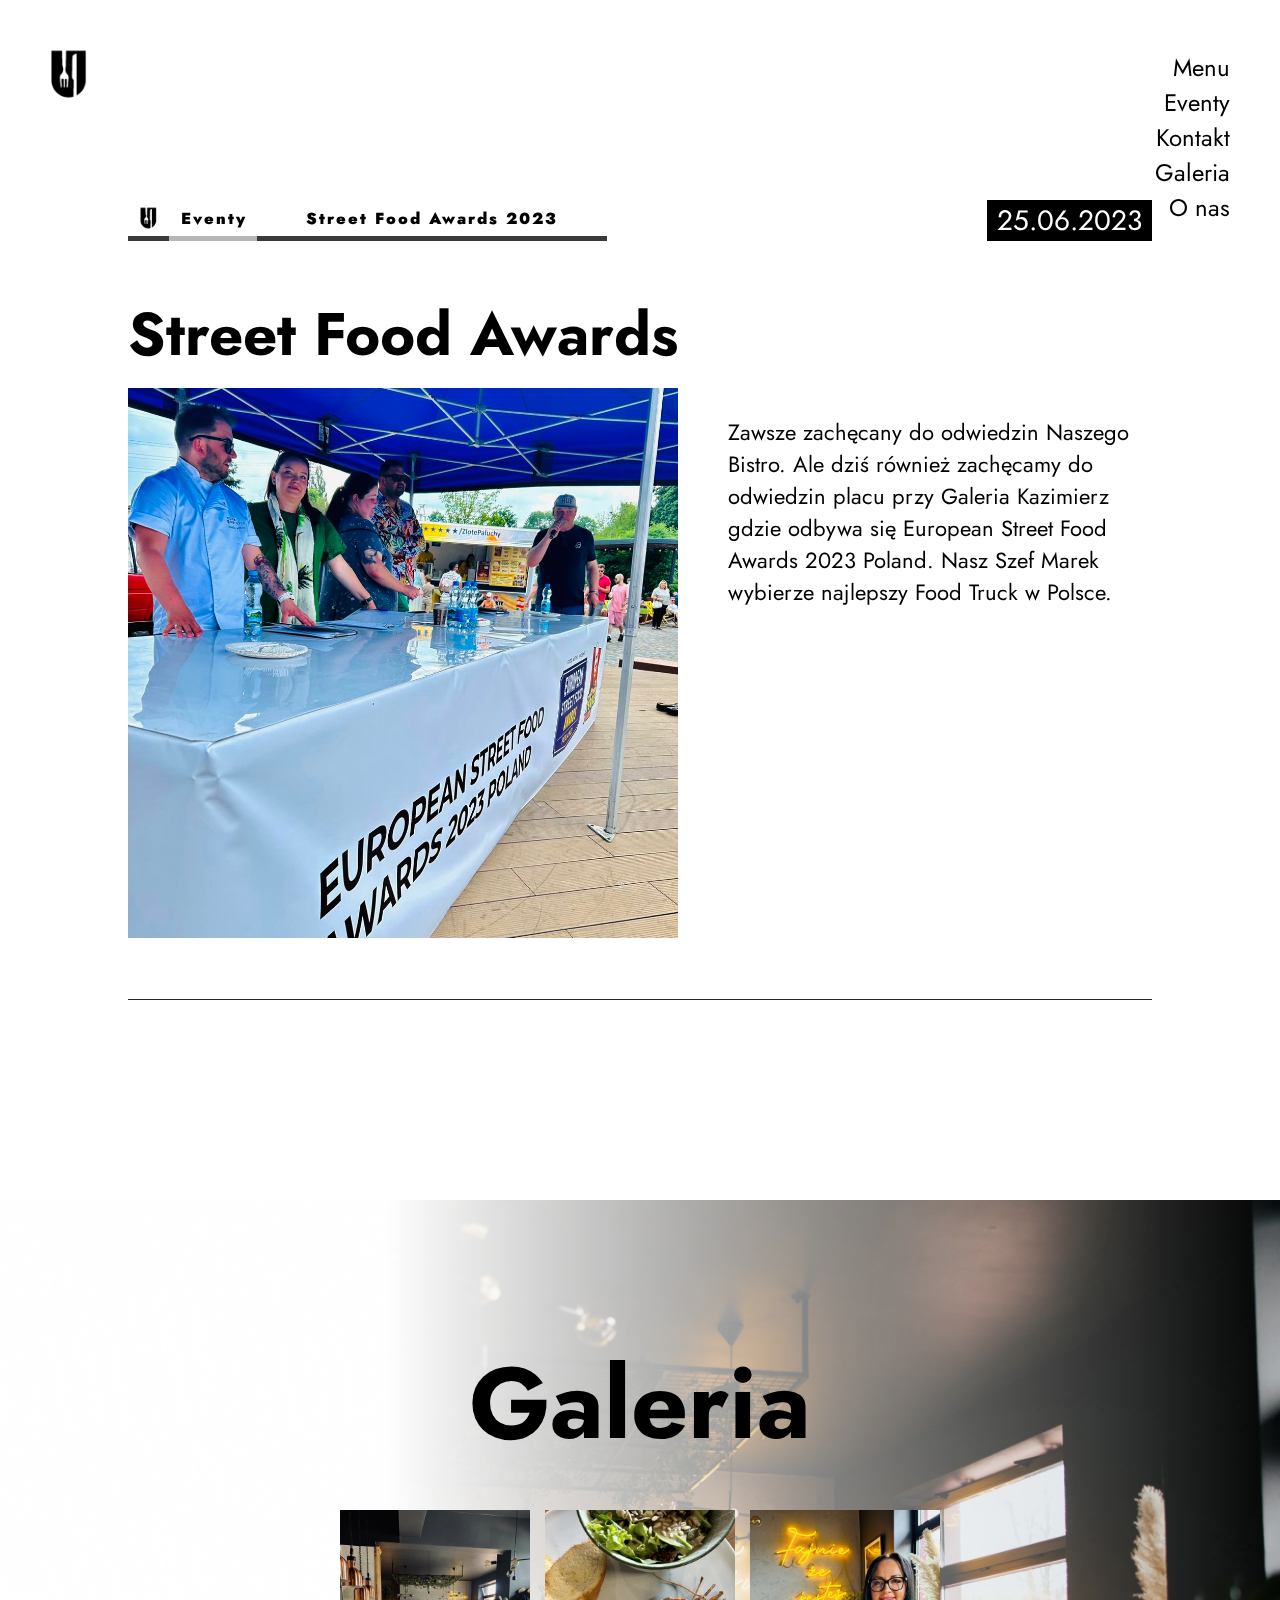
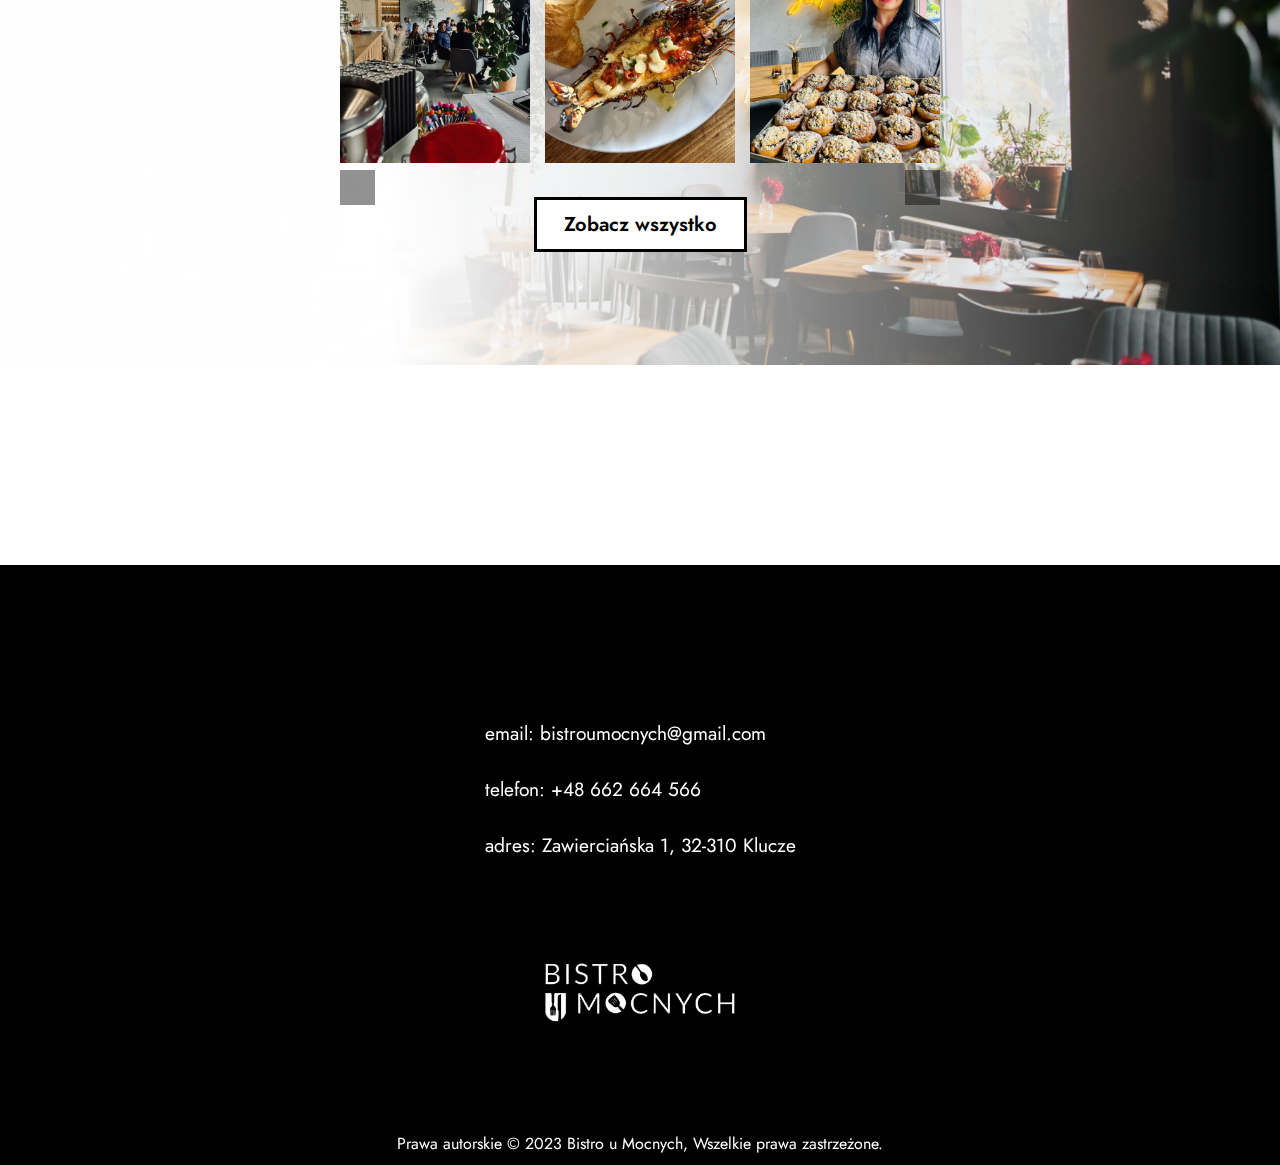
<file: street-food-awards.html>
<!DOCTYPE html>
<html lang="en">
  <head>
    <meta charset="UTF-8" />
    <meta name="viewport" content="width=device-width, initial-scale=1.0" />
    <title>Bistro u Mocnych :: Eventy</title>
    <link rel="icon" type="image/x-icon" href="images/logo-bistro-no-bg.png" />
    <link rel="stylesheet" href="style.css" />

    <link
      rel="stylesheet"
      href="https://cdnjs.cloudflare.com/ajax/libs/font-awesome/6.3.0/css/all.min.css"
      integrity="sha512-SzlrxWUlpfuzQ+pcUCosxcglQRNAq/DZjVsC0lE40xsADsfeQoEypE+enwcOiGjk/bSuGGKHEyjSoQ1zVisanQ=="
      crossorigin="anonymous"
      referrerpolicy="no-referrer"
    />

    <link rel="preconnect" href="https://fonts.googleapis.com" />
    <link rel="preconnect" href="https://fonts.gstatic.com" crossorigin />
    <link
      href="https://fonts.googleapis.com/css2?family=Literata:wght@300&display=swap"
      rel="stylesheet"
    />

    <link rel="preconnect" href="https://fonts.googleapis.com" />
    <link rel="preconnect" href="https://fonts.gstatic.com" crossorigin />
    <link
      href="https://fonts.googleapis.com/css2?family=Jost:wght@400&display=swap"
      rel="stylesheet"
    />

    <link
      rel="stylesheet"
      href="https://fonts.googleapis.com/css2?family=Material+Symbols+Outlined:opsz,wght,FILL,GRAD@20..48,100..700,0..1,-50..200"
    />
  </head>
  <body class="event">
    <div class="loading-screen" id="preloader">
      <div class="loader">
        <div class="box" style="height: 160px; width: 160px">
          <div class="circle-anim">
            <svg
              id="circle"
              class="circle"
              xmlns="http://www.w3.org/2000/svg"
              width="10"
              height="10"
              viewBox="0 0 10 10"
            >
              <g id="circle" fill="#fff">
                <circle cx="5" cy="5" r="5"></circle>
              </g>
            </svg>
          </div>
          <div class="square-pan-anim">
            <svg
              id="square"
              class="square-pan"
              xmlns="http://www.w3.org/2000/svg"
              width="16"
              height="16"
              viewBox="0 0 16 16"
            >
              <g id="Square" fill="#fff">
                <rect id="square" x="0" y="0" width="16" height="16"></rect>
              </g>
            </svg>
          </div>
          <div class="square-anim">
            <svg
              id="square"
              class="square"
              xmlns="http://www.w3.org/2000/svg"
              width="16"
              height="16"
              viewBox="0 0 16 16"
            >
              <g id="Square" fill="#fff">
                <rect id="square" x="0" y="0" width="16" height="16"></rect>
              </g>
            </svg>
          </div>
          <div class="triangle-pan-anim">
            <svg
              id="triangle"
              class="triangle-pan"
              xmlns="http://www.w3.org/2000/svg"
              width="20"
              height="17"
              viewBox="0 0 20 17"
            >
              <g id="Triangle" fill="#fff" stroke="#fff" stroke-width="2">
                <polygon points="10 2 18 16 2 16"></polygon>
              </g>
            </svg>
          </div>
          <div class="triangle-anim">
            <svg
              id="triangle"
              class="triangle"
              xmlns="http://www.w3.org/2000/svg"
              width="20"
              height="17"
              viewBox="0 0 20 17"
            >
              <g id="Triangle" fill="#F5F5F5" stroke="#fff" stroke-width="2">
                <polygon points="10 2 18 16 2 16"></polygon>
              </g>
            </svg>
          </div>
          <div class="saucepan-anim">
            <svg
              id="saucepan"
              class="saucepan"
              xmlns="http://www.w3.org/2000/svg"
              width="100"
              height="25"
              viewBox="0 0 100 25"
            >
              <path
                id="saucepan"
                fill="#fff"
                d="M99.4121763,0 C100.251924,0 100.083975,5.18181818 99.580126,5.18181818 C99.0762771,5.18181818 68.9573128,11.0909091 66.9979006,11.4545455 C65.7914565,11.6784427 64.7335781,12.109126 63.8896044,12.7465955 C61.9907888,19.0105689 60.9627999,22.4120996 60.806011,22.9533898 C60.4672589,24.1228814 58.6605807,25 34.5527194,25 C10.444858,25 8.58172115,25 7.45254731,22.2711864 C6.32337348,19.5423729 0.510480671,3.78672316 0.115269829,2.81214689 C-0.148204066,2.16242938 0.0399915733,1.90254237 0.679856747,2.03248588 L66.6236087,2.03248588 L66.6236087,2.03248588 C67,2.03248588 67.0940978,2.29237288 66.9059022,2.81214689 C66.5592917,3.95355462 66.2274015,5.04663387 65.9102317,6.09138463 C69.7930073,5.30938216 98.622234,0 99.4121763,0 Z"
              ></path>
            </svg>
          </div>
        </div>
        <div class="line"></div>
        <img
          src="images/bistro-u-mocnych-full-logo.png"
          alt="logo"
          class="loader-img"
        />
      </div>
      <div class="loader-text-container">
        <p>Ładowanie</p>
        <span></span>
      </div>
    </div>
    <header>
      <a href="index.html" class="logo-container">
        <img src="images/bistroumocnych-logo-black.png" alt="Logo" />
      </a>
      <nav>
        <a href="menu.pdf" class="nav-item1 nn-i">Menu</a>
        <a href="wydarzenia.html" class="nav-item2 nn-i">Eventy</a>
        <a href="kontakt.html" class="nav-item3 nn-i">Kontakt</a>
        <a href="galeria.html" class="nav-item4 nn-i">Galeria</a>
        <a href="o-nas.html" class="nav-item5 nn-i">O nas</a>
      </nav>
      <div class="icons-container">
        <a
          href="https://www.facebook.com/profile.php?id=100084915536124"
          class="fb"
        >
          <i class="fa-brands fa-facebook"></i>
        </a>
        <a href="https://www.instagram.com/bistro_u_mocnych/" class="ig">
          <i class="fa-brands fa-instagram"></i>
        </a>
        <div id="lang">
          <i class="fa-solid fa-globe"></i>
        </div>
      </div>
    </header>

    <div class="main-container">
      <main>
        <div class="top-content-container">
          <div class="section-container">
            <div class="logo">
              <img src="images/bistroumocnych-logo-black.png" alt="logo" />
            </div>
            <div class="events">
              <a href="wydarzenia.html">Eventy</a>
            </div>
            <div class="event">
              <p>Street Food Awards 2023</p>
            </div>
          </div>
          <div class="date">25.06.2023</div>
        </div>
        <div class="content-container">
          <div class="img-container">
            <h1>Street Food Awards</h1>
            <img src="images/street-food-awards.jpg" alt="plakat feztiwalu" />
          </div>
          <div class="text-container">
            <p>
              Zawsze zachęcany do odwiedzin Naszego Bistro. Ale dziś również
              zachęcamy do odwiedzin placu przy Galeria Kazimierz gdzie odbywa
              się European Street Food Awards 2023 Poland. Nasz Szef Marek
              wybierze najlepszy Food Truck w Polsce.
            </p>
          </div>
        </div>
      </main>
    </div>

    <section class="gallery">
      <div class="container">
        <div class="heading">
          <i class="fa-solid fa-camera"></i>
          <h1>Galeria</h1>
        </div>
        <div class="img-wrapper">
          <img src="images/gallery-photo-1.jpg" alt="zdjęcie z galerii" />
          <img src="images/gallery-photo-2.jpg" alt="zdjęcie z galerii" />
          <img src="images/gallery-photo-3.jpg" alt="zdjęcie z galerii" />
        </div>
        <div class="wrapper">
          <div class="left"><i class="fa-solid fa-chevron-left"></i></div>
          <div class="button-container">
            <a href="galeria.html" class="button-white">Zobacz wszystko</a>
            <i class="fa-regular fa-image"></i>
          </div>
          <div class="right"><i class="fa-solid fa-chevron-right"></i></div>
        </div>
      </div>
    </section>
    <footer>
      <section class="left-content">
        <img
          src="images/bistro-u-mocnych-full-logo-no-padding.png"
          alt="Logo bistra u mocnych"
        />
        <p>
          Prawa autorskie &copy; 2023 Bistro u Mocnych, Wszelkie prawa
          zastrzeżone.
        </p>
      </section>
      <section class="right-content">
        <div class="text-container">
          <p>email: bistroumocnych@gmail.com</p>
          <br />
          <p>telefon: +48 662 664 566</p>
          <br />
          <p>adres: Zawierciańska 1, 32-310 Klucze</p>
        </div>
      </section>
    </footer>
    <script src="script.js"></script>
  </body>
</html>
</file>
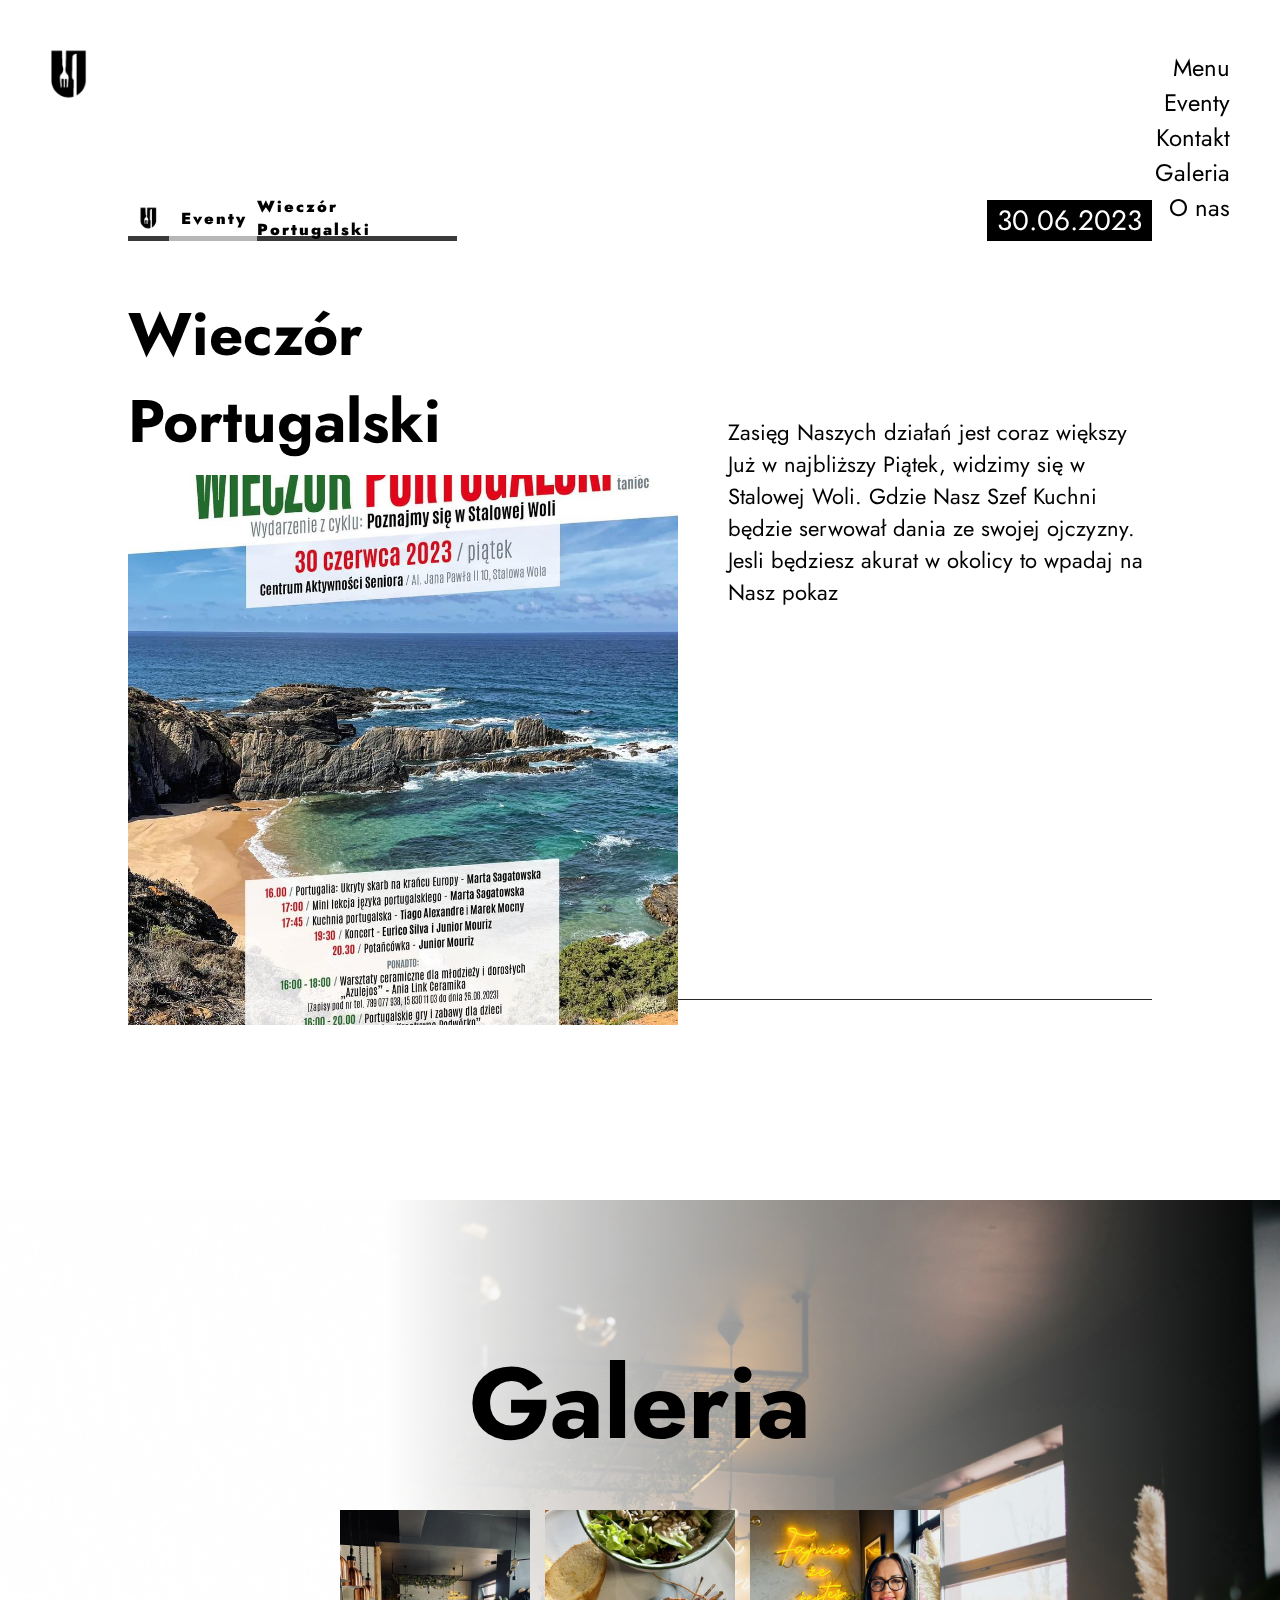
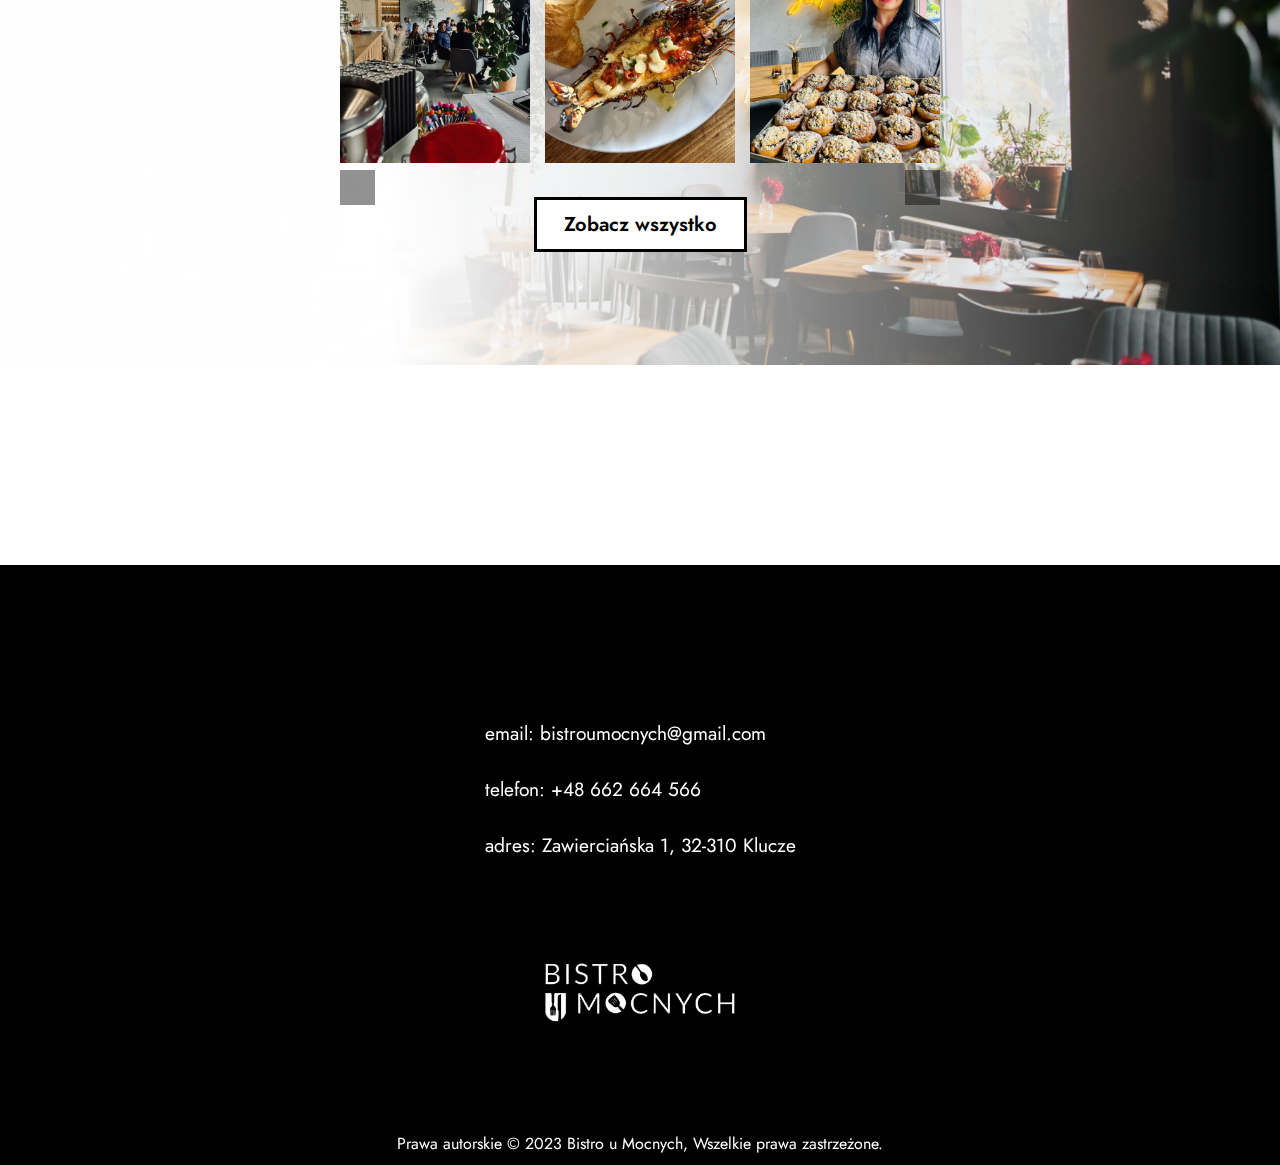
<file: wieczor-portugalski.html>
<!DOCTYPE html>
<html lang="en">
  <head>
    <meta charset="UTF-8" />
    <meta name="viewport" content="width=device-width, initial-scale=1.0" />
    <title>Bistro u Mocnych :: Eventy</title>
    <link rel="icon" type="image/x-icon" href="images/logo-bistro-no-bg.png" />
    <link rel="stylesheet" href="style.css" />

    <link
      rel="stylesheet"
      href="https://cdnjs.cloudflare.com/ajax/libs/font-awesome/6.3.0/css/all.min.css"
      integrity="sha512-SzlrxWUlpfuzQ+pcUCosxcglQRNAq/DZjVsC0lE40xsADsfeQoEypE+enwcOiGjk/bSuGGKHEyjSoQ1zVisanQ=="
      crossorigin="anonymous"
      referrerpolicy="no-referrer"
    />

    <link rel="preconnect" href="https://fonts.googleapis.com" />
    <link rel="preconnect" href="https://fonts.gstatic.com" crossorigin />
    <link
      href="https://fonts.googleapis.com/css2?family=Literata:wght@300&display=swap"
      rel="stylesheet"
    />

    <link rel="preconnect" href="https://fonts.googleapis.com" />
    <link rel="preconnect" href="https://fonts.gstatic.com" crossorigin />
    <link
      href="https://fonts.googleapis.com/css2?family=Jost:wght@400&display=swap"
      rel="stylesheet"
    />

    <link
      rel="stylesheet"
      href="https://fonts.googleapis.com/css2?family=Material+Symbols+Outlined:opsz,wght,FILL,GRAD@20..48,100..700,0..1,-50..200"
    />
  </head>
  <body class="event">
    <div class="loading-screen" id="preloader">
      <div class="loader">
        <div class="box" style="height: 160px; width: 160px">
          <div class="circle-anim">
            <svg
              id="circle"
              class="circle"
              xmlns="http://www.w3.org/2000/svg"
              width="10"
              height="10"
              viewBox="0 0 10 10"
            >
              <g id="circle" fill="#fff">
                <circle cx="5" cy="5" r="5"></circle>
              </g>
            </svg>
          </div>
          <div class="square-pan-anim">
            <svg
              id="square"
              class="square-pan"
              xmlns="http://www.w3.org/2000/svg"
              width="16"
              height="16"
              viewBox="0 0 16 16"
            >
              <g id="Square" fill="#fff">
                <rect id="square" x="0" y="0" width="16" height="16"></rect>
              </g>
            </svg>
          </div>
          <div class="square-anim">
            <svg
              id="square"
              class="square"
              xmlns="http://www.w3.org/2000/svg"
              width="16"
              height="16"
              viewBox="0 0 16 16"
            >
              <g id="Square" fill="#fff">
                <rect id="square" x="0" y="0" width="16" height="16"></rect>
              </g>
            </svg>
          </div>
          <div class="triangle-pan-anim">
            <svg
              id="triangle"
              class="triangle-pan"
              xmlns="http://www.w3.org/2000/svg"
              width="20"
              height="17"
              viewBox="0 0 20 17"
            >
              <g id="Triangle" fill="#fff" stroke="#fff" stroke-width="2">
                <polygon points="10 2 18 16 2 16"></polygon>
              </g>
            </svg>
          </div>
          <div class="triangle-anim">
            <svg
              id="triangle"
              class="triangle"
              xmlns="http://www.w3.org/2000/svg"
              width="20"
              height="17"
              viewBox="0 0 20 17"
            >
              <g id="Triangle" fill="#F5F5F5" stroke="#fff" stroke-width="2">
                <polygon points="10 2 18 16 2 16"></polygon>
              </g>
            </svg>
          </div>
          <div class="saucepan-anim">
            <svg
              id="saucepan"
              class="saucepan"
              xmlns="http://www.w3.org/2000/svg"
              width="100"
              height="25"
              viewBox="0 0 100 25"
            >
              <path
                id="saucepan"
                fill="#fff"
                d="M99.4121763,0 C100.251924,0 100.083975,5.18181818 99.580126,5.18181818 C99.0762771,5.18181818 68.9573128,11.0909091 66.9979006,11.4545455 C65.7914565,11.6784427 64.7335781,12.109126 63.8896044,12.7465955 C61.9907888,19.0105689 60.9627999,22.4120996 60.806011,22.9533898 C60.4672589,24.1228814 58.6605807,25 34.5527194,25 C10.444858,25 8.58172115,25 7.45254731,22.2711864 C6.32337348,19.5423729 0.510480671,3.78672316 0.115269829,2.81214689 C-0.148204066,2.16242938 0.0399915733,1.90254237 0.679856747,2.03248588 L66.6236087,2.03248588 L66.6236087,2.03248588 C67,2.03248588 67.0940978,2.29237288 66.9059022,2.81214689 C66.5592917,3.95355462 66.2274015,5.04663387 65.9102317,6.09138463 C69.7930073,5.30938216 98.622234,0 99.4121763,0 Z"
              ></path>
            </svg>
          </div>
        </div>
        <div class="line"></div>
        <img
          src="images/bistro-u-mocnych-full-logo.png"
          alt="logo"
          class="loader-img"
        />
      </div>
      <div class="loader-text-container">
        <p>Ładowanie</p>
        <span></span>
      </div>
    </div>
    <header>
      <a href="index.html" class="logo-container">
        <img src="images/bistroumocnych-logo-black.png" alt="Logo" />
      </a>
      <nav>
        <a href="menu.pdf" class="nav-item1 nn-i">Menu</a>
        <a href="wydarzenia.html" class="nav-item2 nn-i">Eventy</a>
        <a href="kontakt.html" class="nav-item3 nn-i">Kontakt</a>
        <a href="galeria.html" class="nav-item4 nn-i">Galeria</a>
        <a href="o-nas.html" class="nav-item5 nn-i">O nas</a>
      </nav>
      <div class="icons-container">
        <a
          href="https://www.facebook.com/profile.php?id=100084915536124"
          class="fb"
        >
          <i class="fa-brands fa-facebook"></i>
        </a>
        <a href="https://www.instagram.com/bistro_u_mocnych/" class="ig">
          <i class="fa-brands fa-instagram"></i>
        </a>
        <div id="lang">
          <i class="fa-solid fa-globe"></i>
        </div>
      </div>
    </header>

    <div class="main-container">
      <main>
        <div class="top-content-container">
          <div class="section-container">
            <div class="logo">
              <img src="images/bistroumocnych-logo-black.png" alt="logo" />
            </div>
            <div class="events">
              <a href="wydarzenia.html">Eventy</a>
            </div>
            <div class="event event-short">
              <p>Wieczór Portugalski</p>
            </div>
          </div>
          <div class="date">30.06.2023</div>
        </div>
        <div class="content-container">
          <div class="img-container">
            <h1>Wieczór Portugalski</h1>
            <img src="images/wieczor-portugalski.jpg" alt="plakat feztiwalu" />
          </div>
          <div class="text-container">
            <p>
              Zasięg Naszych działań jest coraz większy Już w najbliższy Piątek,
              widzimy się w Stalowej Woli. Gdzie Nasz Szef Kuchni będzie
              serwował dania ze swojej ojczyzny. Jesli będziesz akurat w okolicy
              to wpadaj na Nasz pokaz
            </p>
          </div>
        </div>
      </main>
    </div>

    <section class="gallery">
      <div class="container">
        <div class="heading">
          <i class="fa-solid fa-camera"></i>
          <h1>Galeria</h1>
        </div>
        <div class="img-wrapper">
          <img src="images/gallery-photo-1.jpg" alt="zdjęcie z galerii" />
          <img src="images/gallery-photo-2.jpg" alt="zdjęcie z galerii" />
          <img src="images/gallery-photo-3.jpg" alt="zdjęcie z galerii" />
        </div>
        <div class="wrapper">
          <div class="left"><i class="fa-solid fa-chevron-left"></i></div>
          <div class="button-container">
            <a href="galeria.html" class="button-white">Zobacz wszystko</a>
            <i class="fa-regular fa-image"></i>
          </div>
          <div class="right"><i class="fa-solid fa-chevron-right"></i></div>
        </div>
      </div>
    </section>
    <footer>
      <section class="left-content">
        <img
          src="images/bistro-u-mocnych-full-logo-no-padding.png"
          alt="Logo bistra u mocnych"
        />
        <p>
          Prawa autorskie &copy; 2023 Bistro u Mocnych, Wszelkie prawa
          zastrzeżone.
        </p>
      </section>
      <section class="right-content">
        <div class="text-container">
          <p>email: bistroumocnych@gmail.com</p>
          <br />
          <p>telefon: +48 662 664 566</p>
          <br />
          <p>adres: Zawierciańska 1, 32-310 Klucze</p>
        </div>
      </section>
    </footer>
    <script src="script.js"></script>
  </body>
</html>
</file>
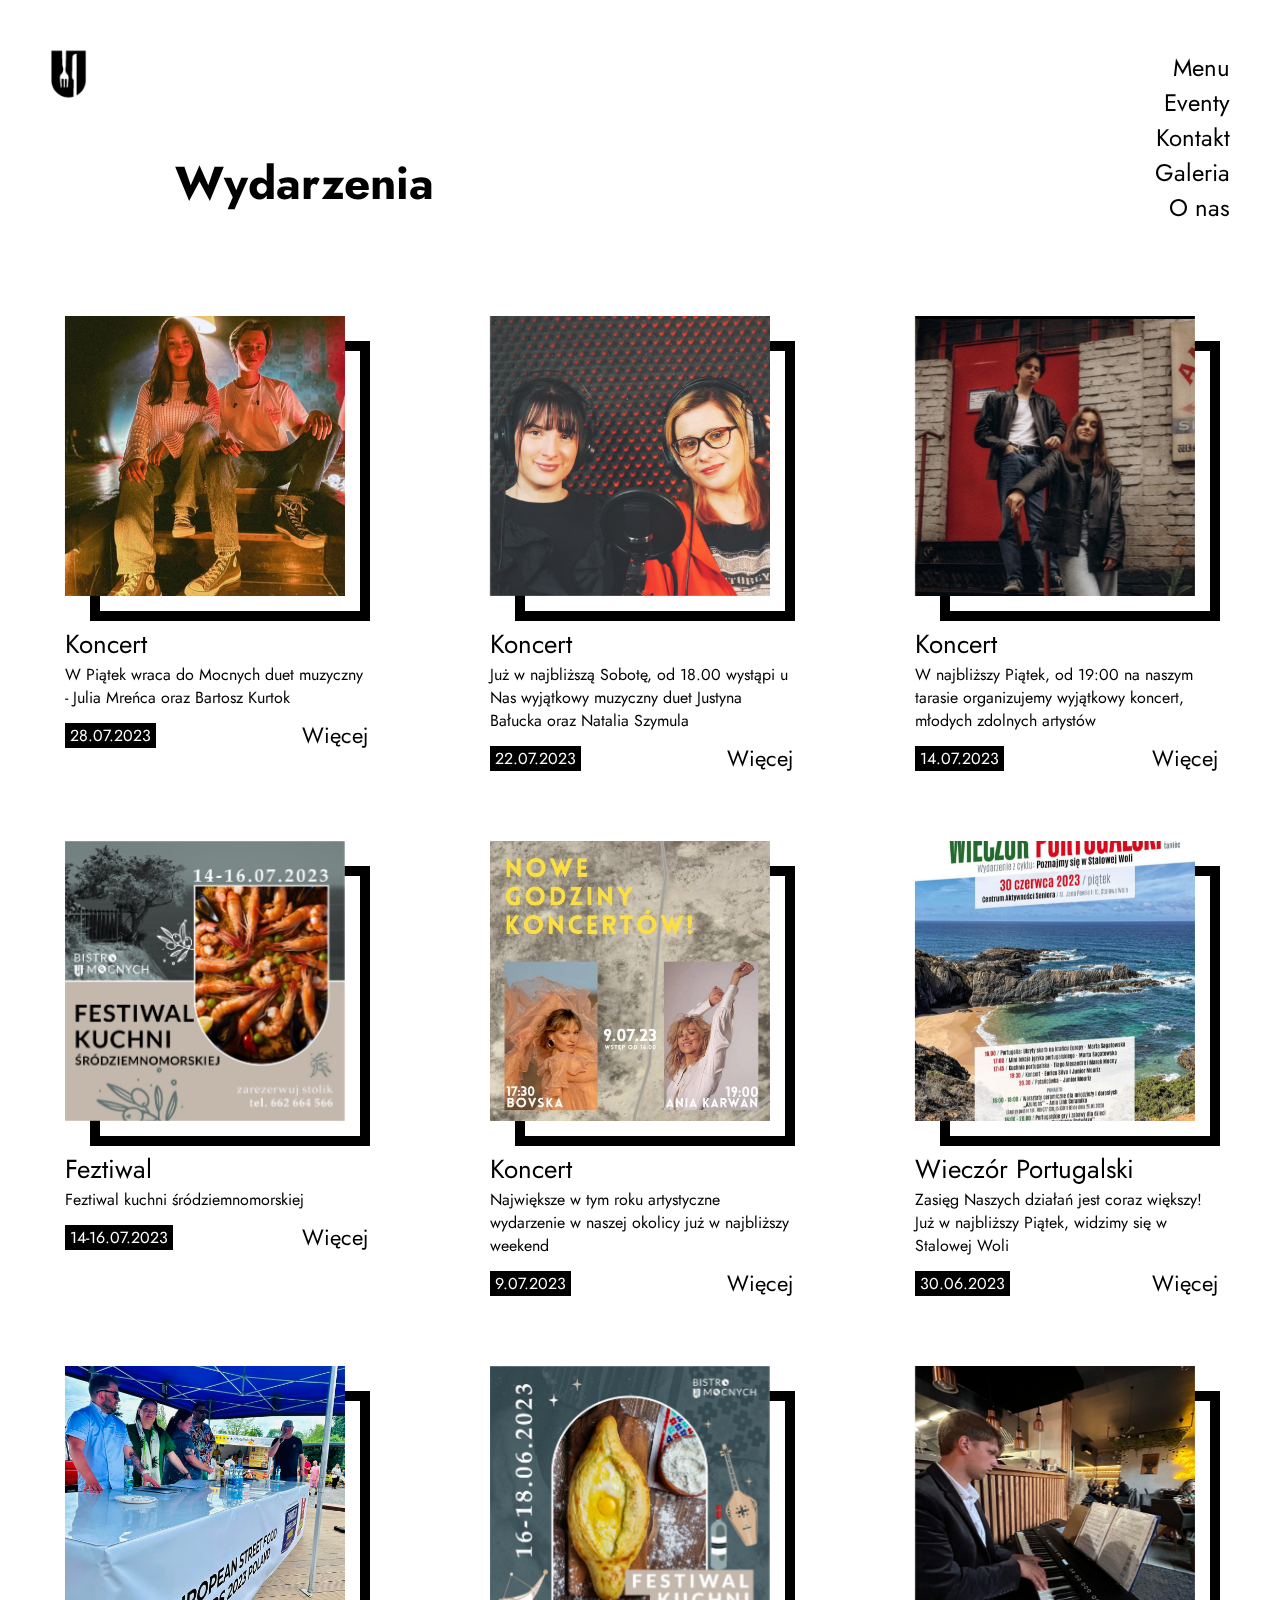
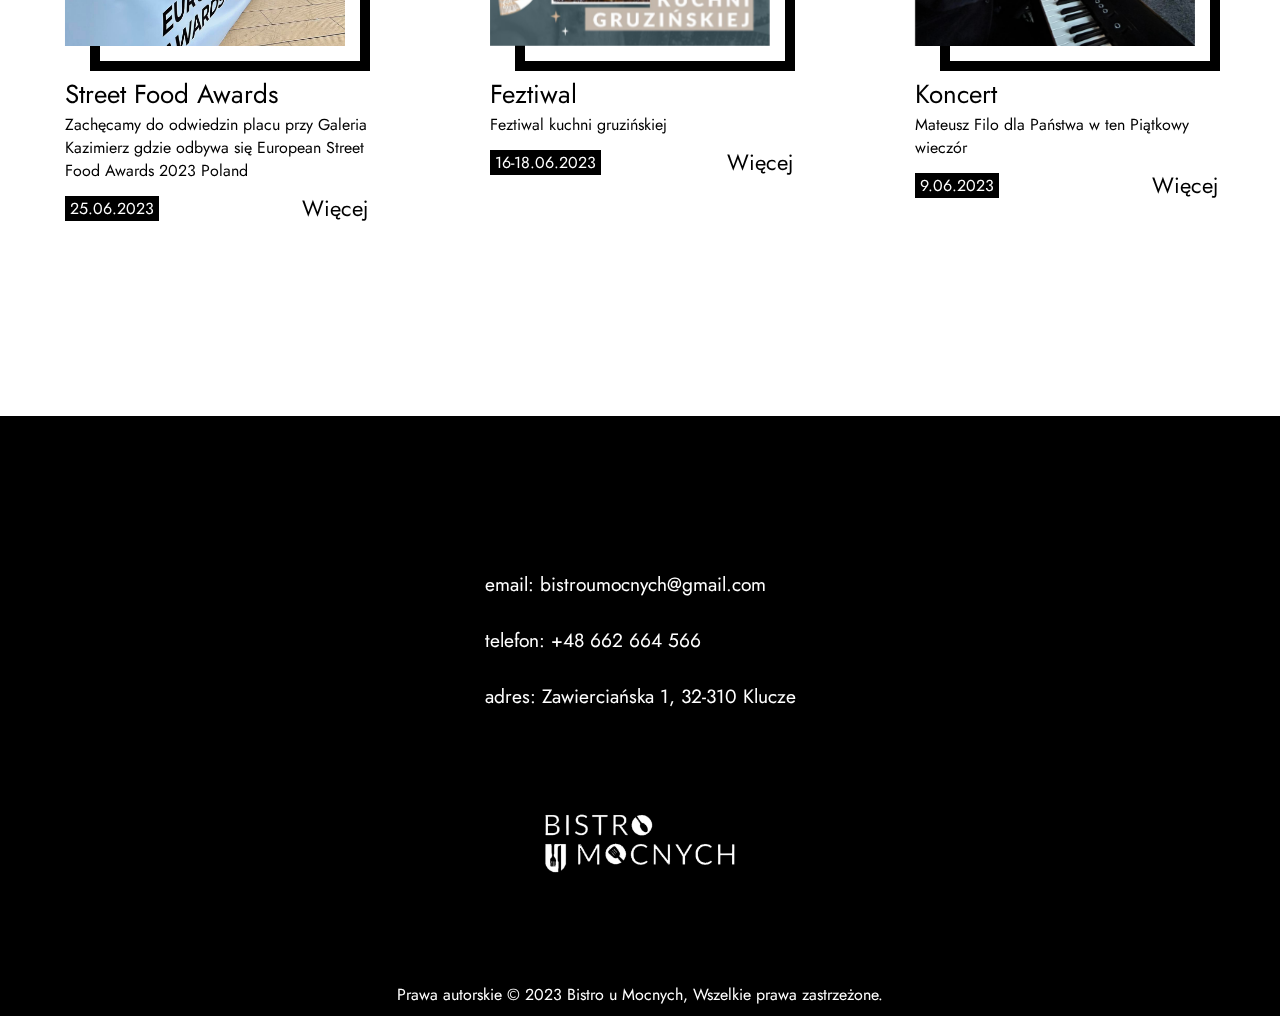
<file: wydarzenia.html>
<!DOCTYPE html>
<html lang="en">
  <head>
    <meta charset="UTF-8" />
    <meta name="viewport" content="width=device-width, initial-scale=1.0" />
    <title>Bistro u Mocnych :: O nas</title>
    <link rel="icon" type="image/x-icon" href="images/logo-bistro-no-bg.png" />
    <link rel="stylesheet" href="style.css" />

    <link
      rel="stylesheet"
      href="https://cdnjs.cloudflare.com/ajax/libs/font-awesome/6.3.0/css/all.min.css"
      integrity="sha512-SzlrxWUlpfuzQ+pcUCosxcglQRNAq/DZjVsC0lE40xsADsfeQoEypE+enwcOiGjk/bSuGGKHEyjSoQ1zVisanQ=="
      crossorigin="anonymous"
      referrerpolicy="no-referrer"
    />

    <link rel="preconnect" href="https://fonts.googleapis.com" />
    <link rel="preconnect" href="https://fonts.gstatic.com" crossorigin />
    <link
      href="https://fonts.googleapis.com/css2?family=Literata:wght@300&display=swap"
      rel="stylesheet"
    />

    <link rel="preconnect" href="https://fonts.googleapis.com" />
    <link rel="preconnect" href="https://fonts.gstatic.com" crossorigin />
    <link
      href="https://fonts.googleapis.com/css2?family=Jost:wght@400&display=swap"
      rel="stylesheet"
    />

    <link
      rel="stylesheet"
      href="https://fonts.googleapis.com/css2?family=Material+Symbols+Outlined:opsz,wght,FILL,GRAD@20..48,100..700,0..1,-50..200"
    />
  </head>
  <body class="events">
    <div class="loading-screen" id="preloader">
      <div class="loader">
        <div class="box" style="height: 160px; width: 160px">
          <div class="circle-anim">
            <svg
              id="circle"
              class="circle"
              xmlns="http://www.w3.org/2000/svg"
              width="10"
              height="10"
              viewBox="0 0 10 10"
            >
              <g id="circle" fill="#fff">
                <circle cx="5" cy="5" r="5"></circle>
              </g>
            </svg>
          </div>
          <div class="square-pan-anim">
            <svg
              id="square"
              class="square-pan"
              xmlns="http://www.w3.org/2000/svg"
              width="16"
              height="16"
              viewBox="0 0 16 16"
            >
              <g id="Square" fill="#fff">
                <rect id="square" x="0" y="0" width="16" height="16"></rect>
              </g>
            </svg>
          </div>
          <div class="square-anim">
            <svg
              id="square"
              class="square"
              xmlns="http://www.w3.org/2000/svg"
              width="16"
              height="16"
              viewBox="0 0 16 16"
            >
              <g id="Square" fill="#fff">
                <rect id="square" x="0" y="0" width="16" height="16"></rect>
              </g>
            </svg>
          </div>
          <div class="triangle-pan-anim">
            <svg
              id="triangle"
              class="triangle-pan"
              xmlns="http://www.w3.org/2000/svg"
              width="20"
              height="17"
              viewBox="0 0 20 17"
            >
              <g id="Triangle" fill="#fff" stroke="#fff" stroke-width="2">
                <polygon points="10 2 18 16 2 16"></polygon>
              </g>
            </svg>
          </div>
          <div class="triangle-anim">
            <svg
              id="triangle"
              class="triangle"
              xmlns="http://www.w3.org/2000/svg"
              width="20"
              height="17"
              viewBox="0 0 20 17"
            >
              <g id="Triangle" fill="#F5F5F5" stroke="#fff" stroke-width="2">
                <polygon points="10 2 18 16 2 16"></polygon>
              </g>
            </svg>
          </div>
          <div class="saucepan-anim">
            <svg
              id="saucepan"
              class="saucepan"
              xmlns="http://www.w3.org/2000/svg"
              width="100"
              height="25"
              viewBox="0 0 100 25"
            >
              <path
                id="saucepan"
                fill="#fff"
                d="M99.4121763,0 C100.251924,0 100.083975,5.18181818 99.580126,5.18181818 C99.0762771,5.18181818 68.9573128,11.0909091 66.9979006,11.4545455 C65.7914565,11.6784427 64.7335781,12.109126 63.8896044,12.7465955 C61.9907888,19.0105689 60.9627999,22.4120996 60.806011,22.9533898 C60.4672589,24.1228814 58.6605807,25 34.5527194,25 C10.444858,25 8.58172115,25 7.45254731,22.2711864 C6.32337348,19.5423729 0.510480671,3.78672316 0.115269829,2.81214689 C-0.148204066,2.16242938 0.0399915733,1.90254237 0.679856747,2.03248588 L66.6236087,2.03248588 L66.6236087,2.03248588 C67,2.03248588 67.0940978,2.29237288 66.9059022,2.81214689 C66.5592917,3.95355462 66.2274015,5.04663387 65.9102317,6.09138463 C69.7930073,5.30938216 98.622234,0 99.4121763,0 Z"
              ></path>
            </svg>
          </div>
        </div>
        <div class="line"></div>
        <img
          src="images/bistro-u-mocnych-full-logo.png"
          alt="logo"
          class="loader-img"
        />
      </div>
      <div class="loader-text-container">
        <p>Ładowanie</p>
        <span></span>
      </div>
    </div>
    <header>
      <a href="index.html" class="logo-container">
        <img src="images/bistroumocnych-logo-black.png" alt="Logo" />
      </a>
      <nav>
        <a href="menu.pdf" class="nav-item1 nn-i">Menu</a>
        <a href="wydarzenia.html" class="nav-item2 nn-i">Eventy</a>
        <a href="kontakt.html" class="nav-item3 nn-i">Kontakt</a>
        <a href="galeria.html" class="nav-item4 nn-i">Galeria</a>
        <a href="o-nas.html" class="nav-item5 nn-i">O nas</a>
      </nav>
      <div class="icons-container">
        <a
          href="https://www.facebook.com/profile.php?id=100084915536124"
          class="fb"
        >
          <i class="fa-brands fa-facebook"></i>
        </a>
        <a href="https://www.instagram.com/bistro_u_mocnych/" class="ig">
          <i class="fa-brands fa-instagram"></i>
        </a>
        <div id="lang">
          <i class="fa-solid fa-globe"></i>
        </div>
      </div>
    </header>
    <h1>Wydarzenia</h1>
    <div class="main-container">
      <main>
        <div class="event-container">
          <img src="images/koncert-julia-bartosz.jpg" alt="zdjęcie artystów" />
          <span class="img-border"></span>
          <div class="text-container">
            <p class="heading">Koncert</p>
            <p class="description">
              W Piątek wraca do Mocnych duet muzyczny - Julia Mreńca oraz
              Bartosz Kurtok
            </p>
            <div class="wrapper">
              <div class="date">28.07.2023</div>
              <a href="koncert-julia-bartosz-2.html">Więcej</a>
            </div>
          </div>
        </div>

        <div class="event-container">
          <img
            src="images/koncert-justyna-natalia.jpg"
            alt="zdjęcie artystów"
          />
          <span class="img-border"></span>
          <div class="text-container">
            <p class="heading">Koncert</p>
            <p class="description">
              Już w najbliższą Sobotę, od 18.00 wystąpi u Nas wyjątkowy muzyczny
              duet Justyna Bałucka oraz Natalia Szymula
            </p>
            <div class="wrapper">
              <div class="date">22.07.2023</div>
              <a href="koncert-justyna-natalia.html">Więcej</a>
            </div>
          </div>
        </div>

        <div class="event-container">
          <img
            src="images/koncert-julia-bartosz-duo-1-1.jpg"
            alt="zdjęcie artystów"
          />
          <span class="img-border"></span>
          <div class="text-container">
            <p class="heading">Koncert</p>
            <p class="description">
              W najbliższy Piątek, od 19:00 na naszym tarasie organizujemy
              wyjątkowy koncert, młodych zdolnych artystów
            </p>
            <div class="wrapper">
              <div class="date">14.07.2023</div>
              <a href="koncert-julia-bartosz.html">Więcej</a>
            </div>
          </div>
        </div>

        <div class="event-container">
          <img
            src="images/feztiwal-kuchni-srodziemnomorskiej.jpg"
            alt="feztiwal kuchni srodziemnomorskiej"
          />
          <span class="img-border"></span>
          <div class="text-container">
            <p class="heading">Feztiwal</p>
            <p class="description">Feztiwal kuchni śródziemnomorskiej</p>
            <div class="wrapper">
              <div class="date">14-16.07.2023</div>
              <a href="feztiwal-kuchni-srodziemnomorskiej.html">Więcej</a>
            </div>
          </div>
        </div>

        <div class="event-container">
          <img src="images/koncert-bovska-karwan.jpg" alt="plakat koncertu" />
          <span class="img-border"></span>
          <div class="text-container">
            <p class="heading">Koncert</p>
            <p class="description">
              Największe w tym roku artystyczne wydarzenie w naszej okolicy już
              w najbliższy weekend
            </p>
            <div class="wrapper">
              <div class="date">9.07.2023</div>
              <a href="koncert-bovska-karwan.html">Więcej</a>
            </div>
          </div>
        </div>

        <div class="event-container">
          <img
            src="images/wieczor-portugalski.jpg"
            alt="plakat wieczoru portugalskiego"
          />
          <span class="img-border"></span>
          <div class="text-container">
            <p class="heading">Wieczór Portugalski</p>
            <p class="description">
              Zasięg Naszych działań jest coraz większy! Już w najbliższy
              Piątek, widzimy się w Stalowej Woli
            </p>
            <div class="wrapper">
              <div class="date">30.06.2023</div>
              <a href="wieczor-portugalski.html">Więcej</a>
            </div>
          </div>
        </div>

        <div class="event-container">
          <img
            src="images/street-food-awards.jpg"
            alt="zdjęcie uczestników street food awards"
          />
          <span class="img-border"></span>
          <div class="text-container">
            <p class="heading">Street Food Awards</p>
            <p class="description">
              Zachęcamy do odwiedzin placu przy Galeria Kazimierz gdzie odbywa
              się European Street Food Awards 2023 Poland
            </p>
            <div class="wrapper">
              <div class="date">25.06.2023</div>
              <a href="street-food-awards.html">Więcej</a>
            </div>
          </div>
        </div>

        <div class="event-container">
          <img
            src="images/feztiwal-kuchni-gruzińskiej.jpg"
            alt="feztiwal kuchni gruzińskiej"
          />
          <span class="img-border"></span>
          <div class="text-container">
            <p class="heading">Feztiwal</p>
            <p class="description">Feztiwal kuchni gruzińskiej</p>
            <div class="wrapper">
              <div class="date">16-18.06.2023</div>
              <a href="feztiwal-kuchni-gruzinskiej.html">Więcej</a>
            </div>
          </div>
        </div>

        <div class="event-container">
          <img src="images/mateusz-filo.jpg" alt="zdjęcie pianisty" />
          <span class="img-border"></span>
          <div class="text-container">
            <p class="heading">Koncert</p>
            <p class="description">
              Mateusz Filo dla Państwa w ten Piątkowy wieczór
            </p>
            <div class="wrapper">
              <div class="date">9.06.2023</div>
              <a href="koncert-mateusz.html">Więcej</a>
            </div>
          </div>
        </div>
      </main>
    </div>

    <footer>
      <section class="left-content">
        <img
          src="images/bistro-u-mocnych-full-logo-no-padding.png"
          alt="Logo bistra u mocnych"
        />
        <p>
          Prawa autorskie &copy; 2023 Bistro u Mocnych, Wszelkie prawa
          zastrzeżone.
        </p>
      </section>
      <section class="right-content">
        <div class="text-container">
          <p>email: bistroumocnych@gmail.com</p>
          <br />
          <p>telefon: +48 662 664 566</p>
          <br />
          <p>adres: Zawierciańska 1, 32-310 Klucze</p>
        </div>
      </section>
    </footer>
    <script src="script.js"></script>
  </body>
</html>
</file>
<file: style.css>
*,
*:after,
*:before {
  margin: 0;
  padding: 0;
  box-sizing: border-box;
}

html {
  scroll-behavior: smooth;
  overflow-x: hidden !important;
  width: 100vw !important;
}

body {
  height: -moz-fit-content;
  height: fit-content;
  width: 100vw !important;
  overflow-x: hidden !important;
}

::-webkit-scrollbar {
  width: 14px;
  border-left: 2px solid #000;
}

::-webkit-scrollbar-track {
  background: black;
}

::-webkit-scrollbar-thumb {
  background-color: #ffffff;
  border-radius: 6px;
  border: 2px solid #000;
}

body.landing-page {
  background: #fff;
}
body.landing-page main.landing-page {
  background: #000;
  height: 100vh;
  width: 100vw;
  display: flex;
  justify-content: center;
  align-items: center;
}
body.landing-page main.landing-page .left-content {
  width: 50vw;
  height: 112vh;
  display: flex;
  justify-content: center;
  align-items: center;
  flex-direction: column;
  padding-right: 10vw;
  background: #000;
  -webkit-clip-path: polygon(0 0, 100% 0, 100% 100%, 0% 95%);
          clip-path: polygon(0 0, 100% 0, 100% 100%, 0% 95%);
}
body.landing-page main.landing-page .left-content .subtext-container {
  display: flex;
  justify-content: center;
  align-items: center;
  margin-top: 40px;
  margin-right: 210px;
}
body.landing-page main.landing-page .left-content .subtext-container p {
  color: #fff;
  font-family: "jost";
}
body.landing-page main.landing-page .left-content .subtext-container .dot {
  width: 7px;
  height: 7px;
  border-radius: 50%;
  background: #fff;
  margin: 13px;
}
body.landing-page main.landing-page .left-content .a-container {
  margin-top: 100px;
  display: flex;
  justify-content: center;
  align-items: center;
  position: relative;
  left: -130px;
}
body.landing-page main.landing-page .left-content .a-container span {
  color: #fff;
  transition: 0.5s;
  position: absolute;
  transform: translateX(75px);
}
body.landing-page main.landing-page .left-content .a-container:hover span {
  transform: translateX(120px);
}
body.landing-page main.landing-page .left-content .a-container:hover a {
  background: #fff;
  color: #000;
}
body.landing-page main.landing-page .right-content .img {
  height: 112vh;
  width: 50vw;
  background: url(images/wnetrze-bistro.jpg);
  background-size: cover;
  background-position: 40%;
  -webkit-clip-path: polygon(0 0, 100% 0, 100% 95%, 0% 100%);
          clip-path: polygon(0 0, 100% 0, 100% 95%, 0% 100%);
}
body.landing-page .about-text-container {
  margin-top: 350px;
  display: flex;
  background: #fff;
  justify-content: center;
  align-items: center;
  flex-direction: column;
}
body.landing-page .about-text-container h1 {
  font-family: "jost";
  font-weight: bolder;
  font-size: clamp(30px, 2.75vw, 8rem);
}
body.landing-page .about-text-container p {
  width: 50vw;
  font-family: "jost";
  font-weight: 500;
  text-align: center;
  font-size: clamp(25px, 1.4vw, 4rem);
}
body.landing-page .about-text-container .line {
  height: 3px;
  width: 150px;
  background: #941c2f;
  margin: 60px;
}
body.landing-page .about .img-wrapper {
  position: absolute;
  top: 0;
  margin-top: 100vh;
  width: 100vw;
  display: flex;
  justify-content: space-between;
}
body.landing-page .about .img-wrapper-right {
  position: absolute;
  background: url(images/meat.png);
  background-size: cover;
  background-position: center;
  width: 50vw;
  height: 74.5vh;
  right: 0;
  -webkit-clip-path: polygon(0 8%, 100% 0%, 100% 90%, 100% 90%);
          clip-path: polygon(0 8%, 100% 0%, 100% 90%, 100% 90%);
}
body.landing-page .about .img-wrapper-left {
  position: absolute;
  left: 0;
  width: 50vw;
  height: 74.5vh;
  background: url(images/pasta-tomato.png);
  background-size: cover;
  background-position: center;
  -webkit-clip-path: polygon(0 0, 100% 8%, 100% 8%, 0% 90%);
          clip-path: polygon(0 0, 100% 8%, 100% 8%, 0% 90%);
}
body.landing-page .find-us {
  width: 100vw;
  display: flex;
  background: #fff;
  margin-top: 100px;
}
@media (max-width: 1200px) {
  body.landing-page .find-us {
    display: flex;
    flex-direction: column;
  }
}
body.landing-page .find-us section {
  width: 50vw;
  height: 90vh;
}
@media (max-width: 1200px) {
  body.landing-page .find-us section {
    width: 100vw;
    height: 50vh;
  }
}
@media (max-width: 1000px) {
  body.landing-page .find-us section:nth-of-type(1) {
    height: 60vh;
  }
}
@media (max-width: 1000px) {
  body.landing-page .find-us section:nth-of-type(2) {
    height: 35vh;
  }
}
body.landing-page .find-us .left-content {
  background: #000;
  color: #fff;
  font-family: "jost", sans-serif;
  padding-left: 8vw;
}
@media (max-width: 1200px) {
  body.landing-page .find-us .left-content {
    display: flex;
    flex-direction: row;
    justify-content: space-between;
  }
}
@media (max-width: 1000px) {
  body.landing-page .find-us .left-content {
    padding: 0;
  }
}
@media (max-width: 1000px) {
  body.landing-page .find-us .left-content {
    display: flex;
    flex-direction: column;
  }
}
@media (max-width: 1200px) {
  body.landing-page .find-us .left-content .text-container {
    width: 40%;
  }
}
@media (max-width: 1000px) {
  body.landing-page .find-us .left-content .text-container {
    width: 100%;
    display: flex;
    justify-content: center;
    align-items: center;
    flex-direction: column;
  }
  body.landing-page .find-us .left-content .text-container * {
    width: 100%;
    text-align: center;
    display: flex;
    justify-content: center;
    align-items: center;
  }
}
body.landing-page .find-us .left-content .plate {
  width: 600px;
  height: 550px;
  background: url(images/plate.png);
  background-size: cover;
  position: relative;
  left: -140px;
}
@media (max-width: 1200px) {
  body.landing-page .find-us .left-content .plate {
    display: none;
  }
}
body.landing-page .find-us .left-content h1 {
  font-size: 60px;
  margin-top: 100px;
}
body.landing-page .find-us .left-content p {
  color: #fff;
  margin-top: 10px;
  font-size: 1.15rem;
  margin-bottom: 25px;
  width: 70%;
}
body.landing-page .find-us .left-content .a-container {
  width: 183px;
}
body.landing-page .find-us .left-content .a-container:hover i {
  transform: translateX(20px) translateY(4px);
}
body.landing-page .find-us .left-content .a-container:hover a {
  background: #fff;
  color: #000;
}
body.landing-page .find-us .left-content .a-container i {
  color: #fff;
  font-size: 22px;
  position: absolute;
  z-index: 1;
  transform: translateY(4px) translateX(-30px);
  transition: 0.5s;
}
body.landing-page .find-us .left-content .card-wrapper {
  width: 85vw;
  display: flex;
  justify-content: center;
  align-items: center;
  margin-top: 400px;
  position: absolute;
}
@media (max-width: 1200px) {
  body.landing-page .find-us .left-content .card-wrapper {
    position: relative !important;
    margin-top: 0;
  }
}
@media (max-width: 1000px) {
  body.landing-page .find-us .left-content .card-wrapper {
    width: 70vw;
    margin-left: 14%;
    margin-bottom: 10px;
  }
}
body.landing-page .find-us .left-content .card-wrapper .card {
  width: 500px;
  height: 200px;
  background: #fff;
  position: absolute;
  display: flex;
  justify-content: center;
  align-items: center;
  flex-direction: column;
  border-radius: 10px;
  z-index: 2;
  color: #000;
  padding: 30px;
  box-shadow: 0px 0px 500px white, 0px 0px 15px black;
}
@media (max-width: 1200px) {
  body.landing-page .find-us .left-content .card-wrapper .card {
    position: relative !important;
  }
}
body.landing-page .find-us .left-content .card-wrapper .card h4 {
  margin-top: 10px;
  font-weight: 400;
  font-size: 22px;
}
@media (max-width: 500px) {
  body.landing-page .find-us .left-content .card-wrapper .card h4 {
    font-size: 16px;
  }
}
@media (max-width: 400px) {
  body.landing-page .find-us .left-content .card-wrapper .card h4 {
    font-size: 12px;
  }
}
body.landing-page .find-us .left-content .card-wrapper .card h2 {
  font-size: 32px;
}
@media (max-width: 500px) {
  body.landing-page .find-us .left-content .card-wrapper .card h2 {
    font-size: 22px;
  }
}
@media (max-width: 400px) {
  body.landing-page .find-us .left-content .card-wrapper .card h2 {
    font-size: 18px;
  }
}
body.landing-page .find-us .left-content .card-wrapper .card-heading {
  display: flex;
  align-items: center;
}
body.landing-page .find-us .left-content .card-wrapper .card-heading i {
  font-size: 28px;
  margin-right: 10px;
}
@media (max-width: 400px) {
  body.landing-page .find-us .left-content .card-wrapper .card-heading i {
    font-size: 20px;
  }
}
body.landing-page .find-us .right-content {
  background: url(images/image-4.png);
  background-size: cover;
}
body.landing-page .specials {
  margin-top: 150px;
  width: 100vw;
  margin-bottom: 200px;
  padding: 0 !important;
}
body.landing-page .specials .content-container {
  display: grid;
  grid-template-columns: 1fr 1fr 1fr;
  grid-template-rows: 1fr 1fr;
  gap: 105px;
  padding: 0 !important;
  margin-top: 50px;
}
@media (max-width: 1300px) {
  body.landing-page .specials .content-container {
    grid-template-columns: 50vw 50vw;
    grid-template-rows: 25vw 25vw 25vw;
    gap: 10px;
    row-gap: 120px;
  }
}
body.landing-page .specials .content-container .content-wrapper {
  display: flex;
  justify-content: center;
  align-items: center;
}
body.landing-page .specials .content-container .content-wrapper .content {
  width: 20vw;
  height: 20vw;
}
body.landing-page .specials .content-container .content-wrapper .content span {
  width: 20vw;
  height: 20vw;
  position: absolute;
}
body.landing-page .specials .content-container .content-wrapper .content .text-container {
  display: flex;
  flex-direction: row;
  justify-content: space-between;
  align-items: center;
  font-family: "jost", sans-serif;
  margin-top: 110%;
}
body.landing-page .specials .content-container .content-wrapper .content .text-container h2 {
  font-size: 30px;
}
body.landing-page .specials .content-container .content-wrapper .content .text-container .text-wrapper h3 {
  font-size: 24px;
}
body.landing-page .specials .content-container .content-wrapper .content .text-container .text-wrapper p {
  font-family: "literata", serif;
}
body.landing-page .specials .content-container .content-wrapper .content .image {
  width: 20%;
  aspect-ratio: 1/1;
  position: absolute;
  margin-bottom: 50px;
}
body.landing-page .specials .content-container .content-wrapper .content .image::before {
  width: 20vw;
  height: 20vw;
  position: absolute;
}
body.landing-page .specials .content-container .content-wrapper .content .image-food-one {
  background: url(images/food-1.png);
  background-size: cover;
}
body.landing-page .specials .content-container .content-wrapper .content .image-food-two {
  background: url(images/food-2.png);
  background-size: cover;
}
body.landing-page .specials .content-container .content-wrapper .content .image-food-three {
  background: url(images/food-3.png);
  background-size: cover;
}
body.landing-page .specials .content-container .content-wrapper .content .image-food-four {
  background: url(images/food-4.png);
  background-size: cover;
}
body.landing-page .specials .content-container .content-wrapper .content .image-food-five {
  background: url(images/food-5.png);
  background-size: cover;
}
body.landing-page .specials .content-container .content-wrapper .content .image-food-six {
  background: url(images/food-6.png);
  background-size: cover;
}
body.landing-page .specials .heading {
  display: flex;
  align-items: center;
  justify-content: space-between;
  padding-left: 100px;
  padding-right: 100px;
}
@media (max-width: 650px) {
  body.landing-page .specials .heading {
    flex-direction: column;
  }
}
body.landing-page .specials .heading h1 {
  font-family: "jost";
  font-size: clamp(30px, 2.5vw, 8rem);
}
@media (max-width: 650px) {
  body.landing-page .specials .heading h1 {
    margin-bottom: 50px;
  }
}
body.landing-page .specials .heading .a-container i {
  font-size: 22px;
  transition: 0.5s;
  position: absolute;
  z-index: 1;
  transform: translateX(-25px) translateY(4px);
}
body.landing-page .specials .heading .a-container:hover i {
  transform: translateX(15px) translateY(4px);
}
body.landing-page .specials .heading .a-container:hover a {
  background: #000;
  color: #fff;
}
body.landing-page .specials .content-container {
  width: 100vw;
  padding: 100px;
}

section.gallery {
  width: 100vw;
  height: 85vh;
  background: url(images/gallery.png);
  background-size: cover;
  margin-bottom: 200px;
  display: flex;
  justify-content: flex-start;
}
section.gallery img {
  transition: 0.5s;
}
section.gallery img:hover {
  transform: scale(105%);
}
section.gallery .container {
  width: 55%;
  height: 100%;
  display: flex;
  align-items: center;
  flex-direction: column;
  justify-content: center;
}
@media (max-width: 1300px) {
  section.gallery .container {
    width: 100%;
  }
}
section.gallery .container .wrapper {
  width: 600px;
  display: flex;
  justify-content: space-between;
}
section.gallery .container .wrapper .left,
section.gallery .container .wrapper .right {
  height: 35px;
  width: 35px;
  background: rgba(0, 0, 0, 0.4274509804);
  transform: translateY(-40px);
  display: flex;
  justify-content: center;
  align-items: center;
  transition: 0.5s;
}
section.gallery .container .wrapper .left:hover,
section.gallery .container .wrapper .right:hover {
  background: rgba(0, 0, 0, 0.5529411765);
}
section.gallery .container .wrapper .left:hover i,
section.gallery .container .wrapper .right:hover i {
  transform: scale(110%);
}
section.gallery .container .wrapper .left i,
section.gallery .container .wrapper .right i {
  font-size: 20px;
  transition: 0.5s;
  color: #fff;
}
section.gallery .container .wrapper .left:active i {
  transform: translateX(-5px);
}
section.gallery .container .wrapper .right:active i {
  transform: translateX(5px);
}
section.gallery .container .button-container i {
  position: absolute;
  font-size: 22px;
  transform: translateY(4px) translateX(-30px);
  transition: 0.5s;
}
section.gallery .container .button-container:hover i {
  transform: translateY(4px) translateX(15px);
}
section.gallery .container .img-wrapper {
  width: 600px;
  height: 300px;
  display: grid;
  margin-top: 24px;
  grid-template-columns: 190px 190px 190px;
  grid-template-rows: 300px;
  -moz-column-gap: 15px;
       column-gap: 15px;
}
section.gallery .container .img-wrapper img {
  width: 100%;
}
section.gallery .container .heading {
  width: 100%;
  display: flex;
  justify-content: center;
  align-items: center;
  flex-direction: column;
  font-size: 50px;
  font-family: "jost", sans-serif;
}
section.gallery .container .heading h1 {
  margin: 10px;
}

body.event .main-container {
  width: 100vw;
  display: flex;
  justify-content: center;
  align-items: center;
  margin-top: 200px;
  margin-bottom: 200px;
}
body.event .main-container main {
  width: 80%;
  height: 800px;
  border-bottom: 1px rgb(39, 39, 39) solid;
  font-family: "jost", sans-serif;
}
body.event .main-container main .top-content-container {
  display: flex;
  justify-content: space-between;
}
body.event .main-container main .top-content-container .date {
  background: #000;
  color: #fff;
  font-size: 28px;
  padding-left: 10px;
  padding-right: 10px;
}
body.event .main-container main .top-content-container .section-container {
  height: 41px;
  width: 60%;
  display: flex;
  font-family: "jost", sans-serif;
  font-weight: 900;
  letter-spacing: 2px;
}
body.event .main-container main .top-content-container .section-container .logo {
  height: 100%;
  aspect-ratio: 1/1;
  border-bottom: rgba(0, 0, 0, 0.7725490196) 5px solid;
  display: flex;
  justify-content: center;
  align-items: center;
}
body.event .main-container main .top-content-container .section-container .logo img {
  height: 85%;
}
body.event .main-container main .top-content-container .section-container .events {
  height: 100%;
  display: flex;
  justify-content: center;
  align-items: center;
  padding-left: 12px;
  padding-right: 10px;
  border-bottom: rgba(143, 143, 143, 0.6392156863) 5px solid;
}
body.event .main-container main .top-content-container .section-container .events a {
  text-decoration: none;
  color: #000;
}
body.event .main-container main .top-content-container .section-container .event {
  height: 100%;
  width: 350px;
  display: flex;
  justify-content: center;
  align-items: center;
  aspect-ratio: 1/1;
  border-bottom: rgba(0, 0, 0, 0.7725490196) 5px solid;
}
body.event .main-container main .top-content-container .section-container .event-long {
  width: 450px;
}
body.event .main-container main .top-content-container .section-container .event-short {
  width: 200px;
}
body.event .main-container main .content-container {
  display: flex;
  height: 88.5%;
  margin-top: 50px;
}
body.event .main-container main .content-container .text-container {
  margin-top: 125px;
  margin-left: 50px;
}
body.event .main-container main .content-container .text-container p {
  font-size: 22px;
}
body.event .main-container main .content-container .img-container h1 {
  font-size: 60px;
}
body.event .main-container main .content-container .img-container img {
  margin-top: 10px;
  width: 550px;
  aspect-ratio: 1/1;
  -o-object-fit: cover;
     object-fit: cover;
}

body.gallery .heading {
  margin: 125px;
  margin-left: 200px;
  font-family: "jost", sans-serif;
}
body.gallery .heading h1 {
  font-size: 54px;
}
body.gallery .main-container {
  width: 100vw;
  display: flex;
  justify-content: center;
  align-items: center;
}
body.gallery .main-container main {
  display: grid;
  grid-template-columns: 200px 200px 200px 200px 200px 200px;
  grid-template-rows: 200px 200px 200px 200px 200px 200px;
  gap: 50px;
  margin-bottom: 100px;
}
@media (max-width: 1500px) {
  body.gallery .main-container main {
    grid-template-columns: 150px 150px 150px 150px 150px 150px;
    grid-template-rows: 150px 150px 150px 150px 150px 150px;
  }
}
@media (max-width: 1250px) {
  body.gallery .main-container main {
    grid-template-columns: 150px 150px 150px 150px 150px;
    grid-template-rows: 150px 150px 150px 150px 150px 150px 150px;
  }
}
body.gallery .main-container main img {
  width: 100%;
  height: 100%;
  -o-object-fit: cover;
     object-fit: cover;
  border: 3px #000 solid;
  padding: 5px;
  transition: 0.5s;
  filter: grayscale(75%);
}
body.gallery .main-container main img:hover {
  filter: grayscale(0%);
  transform: scale(110%);
}

body.contact main {
  width: 100vw;
  height: 100vh;
  display: flex;
  justify-content: space-between;
  padding: 8vw 12vw 8vw 12vw;
  align-items: flex-start;
}
@media (max-width: 1100px) {
  body.contact main {
    justify-content: center;
    align-items: center;
  }
}
@media (max-width: 600px) {
  body.contact main {
    padding: 25px;
  }
}
body.contact main .left-content-wrapper {
  width: 50%;
}
@media (max-width: 1100px) {
  body.contact main .left-content-wrapper {
    display: none;
  }
}
body.contact main .left-content-wrapper .img-container {
  width: calc(26vw + 100px);
  height: calc(39vw + 100px);
}
body.contact main .left-content-wrapper .img-container .img {
  position: absolute;
  z-index: 2;
  width: calc(26vw + 70px);
  height: calc(39vw + 70px);
  background: url(images/wina.jpg);
  background-size: cover;
}
body.contact main .left-content-wrapper .img-container span {
  position: absolute !important;
  z-index: 1 !important;
  width: calc(26vw + 70px);
  height: calc(39vw + 70px);
}
body.contact main .right-content-wrapper {
  width: calc(30vw + 100px);
  height: calc(39vw + 130px);
  padding: 50px;
  border: black 10px solid;
  display: flex;
  justify-content: center;
  align-items: center;
}
@media (max-width: 1100px) {
  body.contact main .right-content-wrapper {
    transform: scale(100%);
    width: 80vw;
    height: 80vh;
  }
}
@media (max-width: 1100px) {
  body.contact main .right-content-wrapper {
    transform: scale(100%);
    width: 100vw;
    height: 75vh;
  }
}
@media (max-width: 800px) {
  body.contact main .right-content-wrapper {
    padding: 15px;
  }
}
body.contact main .right-content-wrapper form {
  font-family: "jost", sans-serif;
  width: 100%;
  display: flex;
  justify-content: center;
  flex-direction: column;
}
@media (max-width: 1600px) {
  body.contact main .right-content-wrapper form {
    transform: scale(90%);
  }
}
@media (max-width: 1100px) {
  body.contact main .right-content-wrapper form {
    transform: scale(100%);
  }
}
body.contact main .right-content-wrapper form textarea {
  resize: none;
  height: 18vw;
}
@media (max-width: 1100px) {
  body.contact main .right-content-wrapper form textarea {
    height: 30vw;
  }
}
body.contact main .right-content-wrapper form h1 {
  font-size: clamp(26px, 2.75vw, 100px);
  margin-bottom: 1vw;
}
@media (max-width: 1400px) {
  body.contact main .right-content-wrapper form h1 {
    margin-top: -50px;
    font-size: clamp(26px, 4.75vw, 100px);
  }
}
@media (max-width: 1100px) {
  body.contact main .right-content-wrapper form h1 {
    margin-top: 25px;
  }
}
@media (max-width: 600px) {
  body.contact main .right-content-wrapper form h1 {
    width: 100%;
    text-align: center;
    font-size: 28px;
  }
}
body.contact main .right-content-wrapper form label {
  font-size: 23px;
  position: absolute;
  color: rgba(0, 0, 0, 0.8509803922);
  transform: translateY(89%) translateX(13px);
  transition: 0.5s;
}
@media (max-width: 700px) {
  body.contact main .right-content-wrapper form label {
    font-size: 16px;
    transform: translateY(130%) translateX(13px);
  }
}
body.contact main .right-content-wrapper form .container {
  display: flex;
}
body.contact main .right-content-wrapper form input:focus ~ label,
body.contact main .right-content-wrapper form input:invalid ~ label {
  transform: translateY(-40%) scale(105%) translateX(2px);
  color: #000;
}
body.contact main .right-content-wrapper form .msg-active ~ label {
  transform: translateY(-40%) scale(105%) translateX(2px) !important;
  color: #000 !important;
}
body.contact main .right-content-wrapper form textarea:focus ~ label {
  transform: translateY(-40%) scale(105%) translateX(2px) !important;
  color: #000 !important;
}
body.contact main .right-content-wrapper form #msg ~ label {
  color: rgba(53, 52, 52, 0.8705882353);
  transform: translateY(89%) translateX(13px);
}
@media (max-width: 700px) {
  body.contact main .right-content-wrapper form #msg ~ label {
    font-size: 16px;
    transform: translateY(130%) translateX(13px);
  }
}
body.contact main .right-content-wrapper form input:focus,
body.contact main .right-content-wrapper form textarea:focus {
  outline: none;
  border: 3px black solid;
}
body.contact main .right-content-wrapper form input,
body.contact main .right-content-wrapper form textarea {
  border: 3px black solid;
  font-family: "jost", sans-serif;
  font-size: 23px;
  padding: 7px;
  margin: 20px 0px 20px 0px;
  width: 100%;
}
@media (max-width: 700px) {
  body.contact main .right-content-wrapper form input,
  body.contact main .right-content-wrapper form textarea {
    font-size: 16px;
  }
}

body.events h1 {
  font-family: "jost", sans-serif;
  font-size: 46px;
  margin-left: 175px;
  margin-top: 150px;
}
body.events .main-container {
  width: 100vw;
  display: flex;
  justify-content: center;
  align-items: center;
  margin-top: 100px;
}
body.events main {
  display: grid;
  grid-template-columns: 350px 350px 350px;
  grid-template-rows: 450px 450px 450px;
  gap: 75px;
  margin-bottom: 200px;
}
body.events main .event-container {
  width: 100%;
  height: 100%;
  position: relative;
  display: flex;
  justify-content: center;
  padding-right: 6%;
}
body.events main .event-container img {
  width: 80%;
  aspect-ratio: 1/1;
  position: absolute;
  -o-object-fit: cover;
     object-fit: cover;
  z-index: 9;
}
body.events main .event-container .img-border {
  width: 80%;
  aspect-ratio: 1/1;
}
body.events main .event-container .text-container {
  width: 100% !important;
  height: 30%;
  margin-top: 94%;
  margin-left: 7.5%;
  font-family: "jost";
}
body.events main .event-container .text-container .heading {
  font-size: 26px;
}
body.events main .event-container .text-container .wrapper {
  width: 100%;
  display: flex;
  justify-content: space-between;
  align-items: center;
  margin-top: 10px;
}
body.events main .event-container .text-container .wrapper .date {
  background: #000;
  color: #fff;
  padding: 1px;
  padding-left: 5px;
  padding-right: 5px;
}
body.events main .event-container .text-container .wrapper a {
  font-size: 22px;
  text-decoration: none;
  color: #000;
}
body.events main .event-container .text-container .wrapper a:hover {
  text-decoration: underline;
}

body.about-us main {
  width: 100vw;
  height: 100vh;
  background: #000;
  padding: 2.5vw;
  display: flex;
}
body.about-us main .left-content {
  width: 35vw;
  padding-top: 200px;
}
body.about-us main .left-content .icons-container {
  margin-top: 300px;
}
body.about-us main .left-content h2 {
  color: #fff;
  font-size: 34px;
  font-family: "jost";
  margin-left: 110px;
}
body.about-us main .right-content {
  width: 60vw;
  display: flex;
  justify-content: center;
  align-items: center;
}
body.about-us main .right-content .images-container {
  width: 100%;
  height: 90%;
  padding-top: 150px;
  padding-left: 20px;
}
body.about-us main .right-content .images-container .img-1 {
  height: 75%;
  width: 80%;
  margin-left: 15%;
  margin-right: 5%;
  background: url(images/wlasciciele.jpg);
  background-size: cover;
  background-position: left;
}
body.about-us main .right-content .images-container .img-2 {
  width: 30%;
  transform: translateY(-50%);
  background: url(images/pierogi.png);
  background-size: cover;
  background-position: center;
  filter: drop-shadow(0px 0px 10px black);
  aspect-ratio: 1/1;
}
body.about-us main .right-content .images-container .text-container {
  color: #fff;
  position: absolute;
  transform: rotate(-90deg) translateY(-57px) translateX(-98px);
  font-family: "jost";
  display: flex;
  justify-content: center;
  align-items: center;
}
body.about-us main .right-content .images-container .text-container i {
  margin-right: 10px;
  animation: arrow-anim 4s ease-in-out infinite;
}
body.about-us section.welcome {
  width: 100vw;
  background: #000;
  height: 100vh;
  font-family: "jost", sans-serif;
  color: #fff;
  margin-top: -10px;
}
body.about-us section.welcome h1 {
  font-size: 60px;
  width: 700px;
  text-align: center;
  margin-left: calc(50vw - 350px);
  position: relative;
  top: 18%;
}
body.about-us section.welcome p {
  font-size: 20px;
  width: 100%;
  padding-left: 15%;
  padding-right: 15%;
  text-align: center;
  position: relative;
  top: 50%;
  background: #000;
  padding-bottom: 50px;
}
body.about-us section.welcome .images-container {
  display: flex;
  width: 100vw;
  height: 70vh;
  margin-top: 7.5vh;
  position: absolute;
  top: 100vh;
}
body.about-us section.welcome .images-container .img-1 {
  width: 50vw;
  height: 80%;
  background: url(images/sushi.png);
  background-size: cover;
  -webkit-clip-path: polygon(0 0, 100% 50%, 100% 50%, 0% 100%);
          clip-path: polygon(0 0, 100% 50%, 100% 50%, 0% 100%);
}
body.about-us section.welcome .images-container .img-2 {
  width: 50vw;
  height: 80%;
  background: url(images/two-bowls.png);
  background-size: cover;
  -webkit-clip-path: polygon(0 50%, 100% 0, 100% 100%, 0% 50%);
          clip-path: polygon(0 50%, 100% 0, 100% 100%, 0% 50%);
}
body.about-us section.chef {
  width: 100vw;
  height: 85vh;
  display: flex;
  padding: 5vw;
}
body.about-us section.chef .left-content {
  width: 45vw;
  height: 100%;
  padding-left: 15%;
  padding-right: 5%;
  font-family: "jost", sans-serif;
}
body.about-us section.chef h1 {
  font-size: 60px;
  margin-bottom: 50px;
  margin-top: 2%;
}
body.about-us section.chef p {
  font-size: 26px;
}
body.about-us section.chef .right-content {
  width: 45vw;
  height: 100%;
}
body.about-us section.chef .right-content img {
  width: 57.5%;
  height: 90%;
  margin: 20px;
  -o-object-fit: cover;
     object-fit: cover;
  padding: 7.5px;
  border: 6px #000 solid;
}
body.about-us section.chef .right-content .img-border {
  width: 57.5%;
  height: 90%;
  position: absolute;
  top: -100%;
}
body.about-us section.rating {
  margin-top: 200px;
  margin-bottom: 100px;
  width: 100vw;
  height: 60vh;
}
body.about-us section.rating h1 {
  font-family: "jost", sans-serif;
  font-size: 70px;
  width: 100vw;
  text-align: center;
  margin-bottom: 70px;
}
body.about-us section.rating .cards-container {
  display: flex;
  justify-content: space-around;
}
body.about-us section.rating .cards-container .card {
  height: 500px;
  width: 400px;
  padding: 20px;
  border-radius: 7px;
  box-shadow: 0px 0px 10px rgba(0, 0, 0, 0.05), 0px 0px 25px rgba(0, 0, 0, 0.05), 0px 0px 50px rgba(0, 0, 0, 0.05);
}
body.about-us section.rating .cards-container .card .content {
  width: 100%;
  height: 75%;
  font-family: "jost", sans-serif;
  text-align: center;
  display: flex;
  justify-content: center;
  align-items: center;
  font-size: 18px;
}
body.about-us section.rating .cards-container .card-heading {
  width: 100%;
  margin-top: 20px;
  padding: 5px;
  display: flex;
  justify-content: center;
  font-family: "jost", sans-serif;
}
body.about-us section.rating .cards-container .card-heading .text-container {
  display: flex;
  flex-direction: column;
  justify-content: center;
  padding-bottom: 10px;
  padding-left: 10px;
  font-size: larger;
}
body.about-us section.rating .cards-container .card-heading .text-container p {
  font-size: 26px;
}
body.about-us section.rating .cards-container .card-heading .text-container .stars-container {
  color: #f0a202;
}
body.about-us section.rating .cards-container .card-heading .text-container span {
  font-size: 16px;
}
body.about-us section.rating .cards-container .card-heading .pic {
  width: 115px;
  height: 115px;
  border-radius: 50%;
  padding-left: 1px;
  margin: 5px;
  background: orange;
  text-align: center;
  font-size: 42px;
  display: flex;
  justify-content: center;
  color: #fff;
  align-items: center;
}

@keyframes arrow-anim {
  0% {
    transform: translateX(0px) rotate(180deg);
  }
  50% {
    transform: translateX(-8px) rotate(180deg);
  }
  100% {
    transform: translateX(0px) rotate(180deg);
  }
}
@keyframes card-anim {
  0% {
    transform: translateY(0px);
  }
  50% {
    transform: translateY(-8px);
  }
  100% {
    transform: translateY(0px);
  }
}
header {
  width: 100vw;
  height: 100vh;
  background: transparent;
  position: absolute;
  position: fixed;
  z-index: 9;
  pointer-events: none;
  display: flex;
  padding: 50px;
  mix-blend-mode: difference;
  justify-content: space-between;
}
header .icons-container {
  display: flex;
  flex-direction: column;
  justify-content: center;
  align-items: center;
  height: 100px;
  position: absolute;
  color: #fff;
  pointer-events: all;
  margin-top: 80vh;
}
header .icons-container a {
  color: #fff;
}
header .icons-container i {
  margin: 7px;
  font-size: 2rem;
  position: relative;
  transition: 0.35s;
  mix-blend-mode: difference !important;
  filter: drop-shadow(0px 0px 10px rgba(0, 0, 0, 0.75));
}
header .icons-container i:hover {
  filter: drop-shadow(0px 0px 10px rgba(255, 255, 255, 0.5));
  color: #000;
}
header nav {
  display: flex;
  flex-direction: column;
  text-align: right;
  pointer-events: all;
}
header nav a {
  color: #fff;
  text-decoration: none;
  font-family: "jost";
  font-size: 24px;
}
header .logo-container {
  height: 48px;
  width: 38px;
  pointer-events: all;
  display: flex;
  justify-content: center;
  align-items: center;
}
header .logo-container img {
  width: 60px;
}

footer {
  display: flex;
  flex-direction: row;
  width: 100vw;
  height: 300px;
  background: #000;
  color: #fff;
  padding-left: 200px;
  padding-right: 200px;
  padding-top: 50px;
  display: flex;
  justify-content: space-between;
}
@media (max-width: 600px) {
  footer {
    padding: 20px;
  }
}
@media (max-width: 1300px) {
  footer {
    flex-direction: column-reverse;
    justify-content: center;
    align-items: center;
    height: 600px;
  }
}
@media (max-width: 1300px) {
  footer .left-content {
    width: 100vw;
    display: flex;
    justify-content: center;
    align-items: center;
    flex-direction: column;
  }
}
footer .left-content img {
  height: 60px;
  margin-bottom: 100px;
}
@media (max-width: 725px) {
  footer .left-content img {
    margin-top: 40px;
  }
}
footer .left-content p {
  font-family: "jost", sans-serif;
}
@media (max-width: 1300px) {
  footer .left-content p {
    width: 100vw;
    text-align: center;
    padding: 10px;
  }
}
@media (max-width: 725px) {
  footer .left-content p {
    font-size: 14px;
  }
}
footer .right-content {
  height: 100%;
  display: flex;
  align-items: center;
}
footer .right-content .text-container {
  display: flex;
  flex-direction: column;
  font-family: "jost", sans-serif;
  font-size: larger;
}
@media (max-width: 725px) {
  footer .right-content .text-container {
    font-size: small;
    width: 100vw;
    display: flex;
    justify-content: center;
    align-items: center;
  }
}

.nav-item1:hover::before {
  content: "";
  width: 58px;
  right: 49px;
}

.n-i {
  transition: 0.5s;
}

.nn-i {
  transition: 0.5s;
  color: black !important;
}

.nn-i:hover {
  color: #941c2f !important;
}

.nn-i::before {
  background: #941c2f !important;
}

.n-i:hover {
  color: #f0a202;
  transition: 1s;
}

.nav-item1::before {
  content: "";
  transition: 0.5s;
  position: absolute;
  width: 0px;
  height: 4px;
  background: #f0a202;
  transform: translateY(30px) translateX(-1px);
}

.nav-item2::before {
  content: "";
  transition: 0.5s;
  position: absolute;
  width: 0;
  height: 4px;
  background: #f0a202;
  transform: translateY(30px) translateX(-1px);
}

.nav-item2:hover::before {
  content: "";
  width: 67px;
  right: 48px;
}

.nav-item3::before {
  content: "";
  transition: 0.5s;
  position: absolute;
  width: 0px;
  height: 4px;
  background: #f0a202;
  transform: translateY(30px) translateX(-1px);
}

.nav-item3:hover::before {
  content: "";
  width: 76px;
  right: 46px;
}

.nav-item4::before {
  content: "";
  transition: 0.5s;
  position: absolute;
  width: 0px;
  height: 4px;
  background: #f0a202;
  transform: translateY(30px) translateX(-1px);
}

.nav-item4:hover::before {
  content: "";
  width: 78px;
  right: 46px;
}

.nav-item5::before {
  content: "";
  transition: 0.5s;
  position: absolute;
  width: 0px;
  height: 4px;
  background: #f0a202;
  transform: translateY(30px) translateX(-1px);
}

.nav-item5:hover::before {
  content: "";
  width: 63px;
  right: 47px;
}

.button {
  text-decoration: none;
  font-family: "jost";
  color: #fff;
  padding: 10px 27px 10px 27px;
  font-weight: 600;
  font-size: 1.25rem;
  border: 3px solid #fff;
  position: relative;
  transition: 0.5s;
  z-index: 2;
  background: #000;
}

.button-white {
  text-decoration: none;
  font-family: "jost";
  color: #000;
  padding: 10px 27px 10px 27px;
  font-weight: 600;
  font-size: 1.25rem;
  border: 3px solid #000000;
  position: relative;
  transition: 0.5s;
  z-index: 2;
  background: #fff;
}
.button-white:hover {
  background: #000;
  color: #fff;
}

.img-border {
  position: absolute;
  transform: translateY(25px) translateX(25px);
  border: 10px #000 solid;
}

.image {
  position: absolute;
  z-index: 7;
}

@keyframes stroke {
  0% {
    fill: rgba(255, 255, 255, 0);
    stroke: rgb(255, 255, 255);
    stroke-dashoffset: 25%;
    stroke-dasharray: 0 50%;
    stroke-width: 2;
    filter: drop-shadow(0px 0px 10px rgba(255, 255, 255, 0.75));
  }
  70% {
    fill: rgba(255, 255, 255, 0);
    stroke: rgb(255, 255, 255);
  }
  80% {
    fill: rgb(255, 255, 255);
    stroke: rgb(255, 255, 255);
    stroke-width: 3;
    filter: drop-shadow(0px 0px 10px rgba(255, 255, 255, 0.75));
  }
  100% {
    fill: rgb(255, 255, 255);
    stroke: rgba(255, 255, 255, 0);
    stroke-dashoffset: -25%;
    stroke-dasharray: 60% 0;
    stroke-width: 0;
    filter: drop-shadow(0px 0px 0px rgba(255, 255, 255, 0));
  }
}
.bistro-text-container span {
  color: #fff;
  font-size: 25px;
  position: absolute;
  z-index: 1;
  transform: translateX(75px);
  transition: 0.5s;
}
.bistro-text-container svg.text {
  font-family: "Literata", sans-serif;
  width: 700px;
  display: flex;
  justify-content: center;
  align-items: center;
}
.bistro-text-container svg.text-first {
  transform: translateY(40px) translateX(-37px);
}
.bistro-text-container svg.text text {
  animation: stroke 3.5s cubic-bezier(0.54, 0.43, 0.34, 1) forwards;
  stroke-width: 2;
  stroke: #ffffff;
  font-size: 95px;
}

.back-to-top-button-svg {
  pointer-events: all !important;
  z-index: 11;
}

.overflow {
  overflow: hidden;
  overflow-y: hidden;
  overflow-x: hidden;
}

.loader-vanish {
  animation: loader-vanish 0.5s 0s ease forwards;
}

#preloader {
  position: fixed;
  z-index: 10;
}

@keyframes loader-vanish {
  0% {
    opacity: 100%;
    pointer-events: none;
  }
  100% {
    opacity: 0%;
    pointer-events: none;
  }
}
@keyframes circle-move {
  0% {
    offset-distance: 0%;
    visibility: hidden;
  }
  15% {
    offset-distance: 0%;
    visibility: hidden;
  }
  55% {
    offset-distance: 0%;
    visibility: hidden;
  }
  100% {
    offset-distance: 100%;
  }
}
@keyframes triangle-pan-move {
  0% {
    offset-distance: 0%;
  }
  50% {
    offset-distance: 100%;
    visibility: hidden;
  }
  100% {
    offset-distance: 100%;
    visibility: hidden;
  }
}
@keyframes triangle-rotate {
  0% {
    transform: rotate(0deg);
  }
  100% {
    transform: rotate(360deg);
  }
}
@keyframes triangle-move {
  0% {
    offset-distance: 0%;
    visibility: hidden;
  }
  15% {
    offset-distance: 0%;
    visibility: hidden;
  }
  53% {
    offset-distance: 2%;
    visibility: hidden;
  }
  100% {
    offset-distance: 100%;
  }
}
@keyframes square-pan-move {
  0% {
    offset-distance: 0%;
  }
  50% {
    offset-distance: 100%;
    visibility: hidden;
  }
  100% {
    offset-distance: 100%;
    visibility: hidden;
  }
}
@keyframes square-pan-rotate {
  0% {
    transform: rotate(0deg);
  }
  100% {
    transform: rotate(-180deg);
  }
}
@keyframes square-rotate {
  0% {
    transform: rotate(0deg);
  }
  100% {
    transform: rotate(360deg);
  }
}
@keyframes square-move {
  0% {
    offset-distance: 0%;
    visibility: hidden;
  }
  15% {
    offset-distance: 0%;
    visibility: hidden;
  }
  55% {
    offset-distance: 4%;
    visibility: hidden;
  }
  100% {
    offset-distance: 100%;
  }
}
@keyframes saucepan-rotate {
  0% {
    transform: rotate(-5deg);
    transform-origin: top right;
  }
  50% {
    transform: rotate(-20deg);
    transform-origin: top right;
  }
  60% {
    transform: rotate(20deg);
    transform-origin: top right;
  }
  100% {
    transform: rotate(-5deg);
    transform-origin: top right;
  }
}
@keyframes saucepan-move {
  0% {
    transform: translate(30px, 100px);
  }
  25% {
    transform: translate(40px, 100px);
  }
  50% {
    transform: translate(20px, 103px);
  }
  55% {
    transform: translate(25px, 80px);
  }
  100% {
    transform: translate(30px, 100px);
  }
}
.circle-anim {
  position: absolute;
  width: 20px;
  height: 17px;
  motion-path: path("M43,89.0577331 C60.5,-36.833101 70,85.7717468 70,106");
  offset-path: path("M43,89.0577331 C60.5,-36.833101 70,85.7717468 70,106");
  offset-rotate: 0deg;
  animation: circle-move 1500ms ease infinite;
  animation-timing-function: cubic-bezier(0.3, 0.8, 0.7, 0.1);
}

.square {
  animation: square-rotate 1000ms 0s linear infinite;
}

.square-pan {
  animation: square-pan-rotate 1500ms 0s ease-out infinite;
}

.square-pan-anim {
  position: absolute;
  width: 20px;
  height: 17px;
  motion-path: path("M70,113 C68.9784946,125.952381 62.6451613,133.952381 51,137");
  offset-path: path("M70,113 C68.9784946,125.952381 62.6451613,133.952381 51,137");
  offset-rotate: -20deg;
  animation: square-pan-move 1500ms ease-in infinite;
}

.square-anim {
  position: absolute;
  width: 20px;
  height: 17px;
  motion-path: path("M43,88.4704287 C60,-1.84206626 70,89.0177603 70,104");
  offset-path: path("M43,88.4704287 C60,-1.84206626 70,89.0177603 70,104");
  offset-rotate: 0deg;
  animation: square-move 1500ms ease infinite;
  animation-timing-function: cubic-bezier(0.3, 0.8, 0.7, 0.1);
}

.loading-screen {
  background: #000;
  height: 100vh !important;
  width: 100vw !important;
  position: fixed;
  top: 0px;
  display: flex;
  justify-content: center;
  align-items: center;
  flex-direction: column;
}
.loading-screen .loader {
  display: flex;
}
.loading-screen .box {
  margin-bottom: 50px;
}
.loading-screen .line {
  height: 150px;
  margin-left: 50px;
  margin-right: 50px;
  margin-top: 35px;
  width: 2px;
  background: #fff;
}
@media (max-width: 600px) {
  .loading-screen .line {
    display: none;
  }
}
.loading-screen .loader-img {
  width: 200px;
}
@media (max-width: 600px) {
  .loading-screen .loader-img {
    display: none;
  }
}
.loading-screen .loader-text-container {
  color: #fff;
  transform: translateY(200px);
  margin-right: 35px;
  font-family: "jost", sans-serif;
  display: flex;
  font-size: 12px;
}
.loading-screen .loader-text-container span::after {
  content: "";
  animation: dots 2s linear infinite;
  position: absolute;
}
@media (max-width: 600px) {
  .loading-screen .loader-text-container {
    display: none;
  }
}

@keyframes dots {
  0% {
    content: "";
  }
  25% {
    content: ".";
  }
  50% {
    content: "..";
  }
  75% {
    content: "...";
  }
}
.triangle {
  animation: triangle-rotate 750ms 0s linear infinite;
}

.triangle-pan-anim {
  position: absolute;
  width: 20px;
  height: 17px;
  motion-path: path("M74,109 C72.3333333,120.333333 62,127.333333 43,130");
  offset-path: path("M74,109 C72.3333333,120.333333 62,127.333333 43,130");
  offset-rotate: -10deg;
  animation: triangle-pan-move 1500ms ease-in infinite;
}

.triangle-anim {
  position: absolute;
  width: 20px;
  height: 17px;
  motion-path: path("M40,97.618111 C63.5,-91 79.5454545,86.3940081 80,111");
  offset-path: path("M40,97.618111 C63.5,-91 79.5454545,86.3940081 80,111");
  offset-rotate: 0deg;
  animation: triangle-move 1500ms ease infinite;
  animation-timing-function: cubic-bezier(0.3, 0.8, 0.7, 0.1);
}

.saucepan {
  animation: saucepan-rotate 1500ms 0s ease-out infinite;
}

.saucepan-anim {
  position: absolute;
  animation: saucepan-move 1500ms infinite normal ease-in-out;
}

@media (min-width: 2000px) {
  footer {
    margin-top: 300px;
  }
}/*# sourceMappingURL=style.css.map */
</file>
